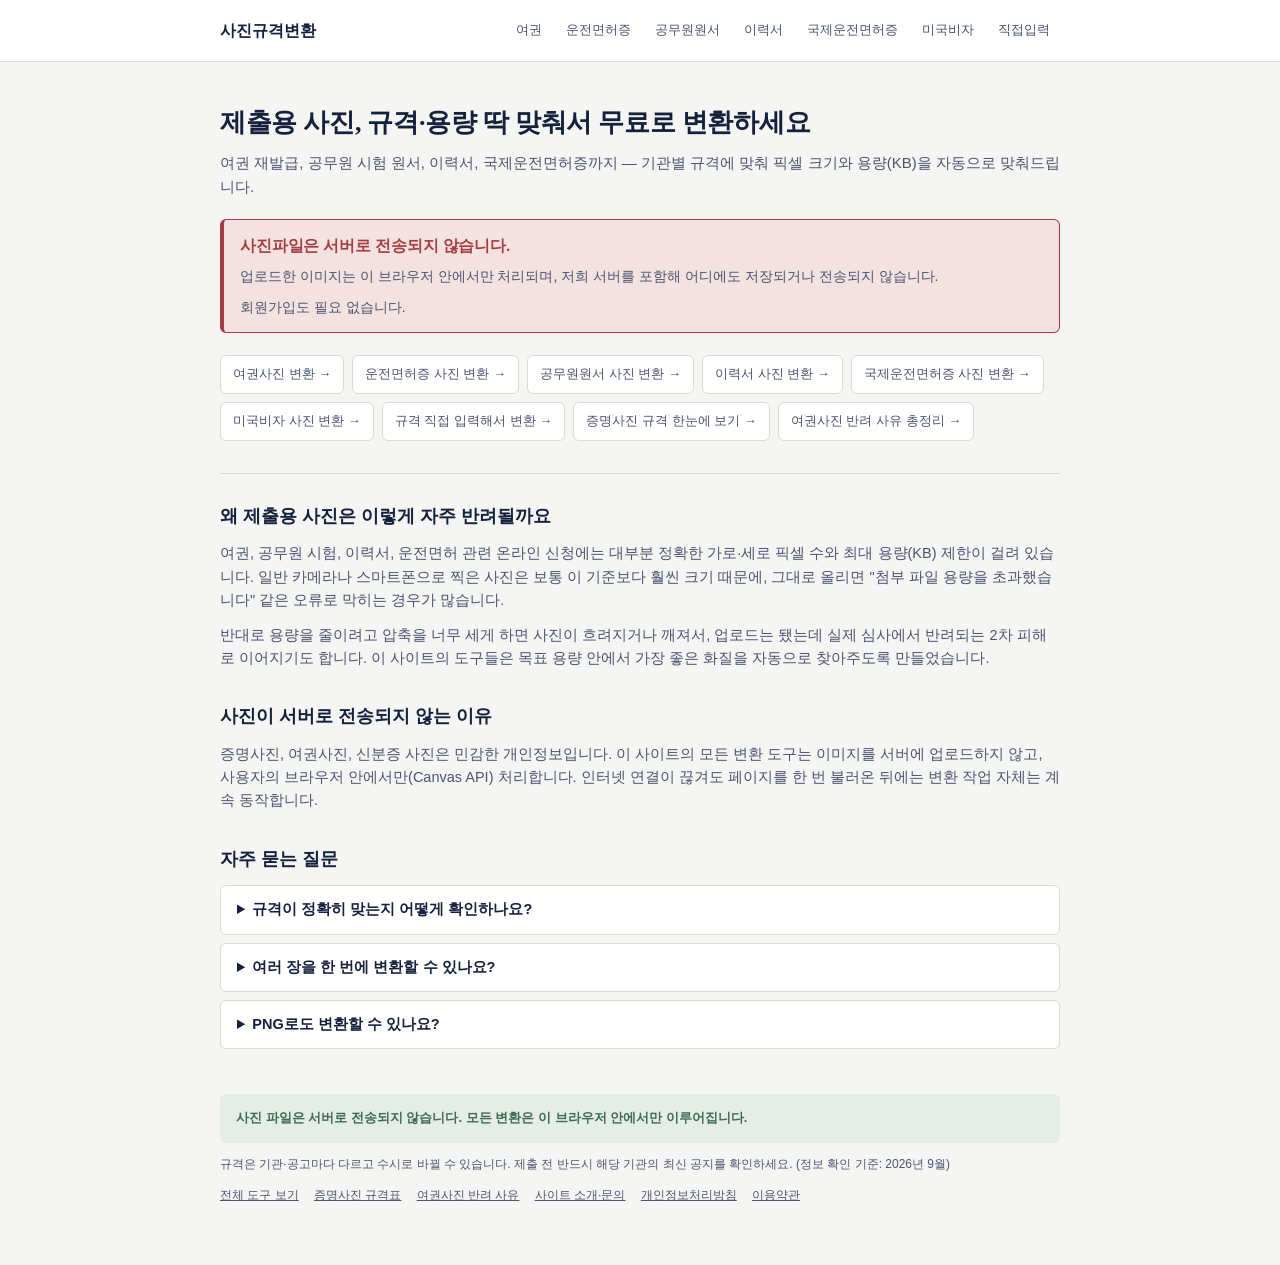
<file: index.html>
<!DOCTYPE html>
<html lang="ko">
<head>
<meta charset="UTF-8">
<meta name="viewport" content="width=device-width, initial-scale=1.0">
<title>사진 규격·용량 무료 변환 | 여권·공무원원서·이력서·국제운전면허증</title>
<meta name="description" content="여권·공무원원서·이력서 등 제출용 사진을 기관 규격에 맞게 무료로 변환하세요.">
<link rel="canonical" href="https://photospecs.com/">
<meta property="og:type" content="website">
<meta property="og:site_name" content="사진규격변환">
<meta property="og:title" content="사진 규격·용량 무료 변환 | 여권·공무원원서·이력서·국제운전면허증">
<meta property="og:description" content="여권·공무원원서·이력서 등 제출용 사진을 기관 규격에 맞게 무료로 변환하세요.">
<meta property="og:url" content="https://photospecs.com/">
<link rel="stylesheet" href="/assets/style.css">
  <meta name="google-site-verification" content="F75KSLy9xqYhbt3koHra94vRV9LlTKqFUYgVl450lN8" />
  <meta name="naver-site-verification" content="01c5a8b7e157f29026d9eb196b2deeeac25f4226" />
<style>
.trust-banner{margin:0 0 22px;padding:14px 16px;background:var(--accent-soft);border:1px solid var(--accent);border-left-width:4px;border-radius:6px}
.trust-banner strong{display:block;color:var(--accent);font-size:15.5px;font-weight:700;margin-bottom:6px;letter-spacing:-0.01em}
.trust-banner p{margin:0;font-size:14px;color:var(--ink-soft);line-height:1.6}
.trust-banner p + p{margin-top:8px}
</style>
<script async src="https://pagead2.googlesyndication.com/pagead/js/adsbygoogle.js?client=ca-pub-3077738752835712" crossorigin="anonymous"></script>
</head>
<body>

<nav class="site-nav">
  <div class="site-nav-inner">
    <a class="brand" href="/">사진규격변환</a>
    <div class="nav-links">
      <a href="/passport">여권</a>
      <a href="/driver-license">운전면허증</a>
      <a href="/civil-exam">공무원원서</a>
      <a href="/resume">이력서</a>
      <a href="/intl-license">국제운전면허증</a>
      <a href="/us-visa">미국비자</a>
          <a href="/custom">직접입력</a>
    </div>
  </div>
</nav>

<header class="page-head">
  <h1>제출용 사진, 규격·용량 딱 맞춰서 무료로 변환하세요</h1>
  <p>여권 재발급, 공무원 시험 원서, 이력서, 국제운전면허증까지 — 기관별 규격에 맞춰 픽셀 크기와 용량(KB)을 자동으로 맞춰드립니다.</p>
</header>

<main>
  <div class="trust-banner">
    <strong>사진파일은 서버로 전송되지 않습니다.</strong>
    <p>업로드한 이미지는 이 브라우저 안에서만 처리되며, 저희 서버를 포함해 어디에도 저장되거나 전송되지 않습니다.</p>
    <p>회원가입도 필요 없습니다.</p>
  </div>

  <div class="related-tools" style="margin-top:0">
    <a href="/passport">여권사진 변환 →</a>
    <a href="/driver-license">운전면허증 사진 변환 →</a>
    <a href="/civil-exam">공무원원서 사진 변환 →</a>
    <a href="/resume">이력서 사진 변환 →</a>
    <a href="/intl-license">국제운전면허증 사진 변환 →</a>
    <a href="/us-visa">미국비자 사진 변환 →</a>
    <a href="/custom">규격 직접 입력해서 변환 →</a>
    <a href="/photo-size-guide">증명사진 규격 한눈에 보기 →</a>
    <a href="/passport-photo-rejections">여권사진 반려 사유 총정리 →</a>
  </div>


  <article class="prose">
    <h2>왜 제출용 사진은 이렇게 자주 반려될까요</h2>
    <p>여권, 공무원 시험, 이력서, 운전면허 관련 온라인 신청에는 대부분 정확한 가로·세로 픽셀 수와 최대 용량(KB) 제한이 걸려 있습니다. 일반 카메라나 스마트폰으로 찍은 사진은 보통 이 기준보다 훨씬 크기 때문에, 그대로 올리면 "첨부 파일 용량을 초과했습니다" 같은 오류로 막히는 경우가 많습니다.</p>
    <p>반대로 용량을 줄이려고 압축을 너무 세게 하면 사진이 흐려지거나 깨져서, 업로드는 됐는데 실제 심사에서 반려되는 2차 피해로 이어지기도 합니다. 이 사이트의 도구들은 목표 용량 안에서 가장 좋은 화질을 자동으로 찾아주도록 만들었습니다.</p>

    <h2>사진이 서버로 전송되지 않는 이유</h2>
    <p>증명사진, 여권사진, 신분증 사진은 민감한 개인정보입니다. 이 사이트의 모든 변환 도구는 이미지를 서버에 업로드하지 않고, 사용자의 브라우저 안에서만(Canvas API) 처리합니다. 인터넷 연결이 끊겨도 페이지를 한 번 불러온 뒤에는 변환 작업 자체는 계속 동작합니다.</p>

    <h2>자주 묻는 질문</h2>
    <details class="faq">
      <summary>규격이 정확히 맞는지 어떻게 확인하나요?</summary>
      <p>각 도구는 변환 후 실제 용량과 규격 통과 여부를 바로 보여줍니다. 다만 기관별 규격은 공지 없이 바뀔 수 있으므로, 다운로드한 파일을 제출하기 전 해당 기관의 최신 공고를 한 번 더 확인하는 것을 권장합니다.</p>
    </details>
    <details class="faq">
      <summary>여러 장을 한 번에 변환할 수 있나요?</summary>
      <p>현재는 한 장씩 변환하도록 되어 있습니다. 여러 기관에 동시에 지원하는 경우, 각 페이지에서 필요한 규격에 맞춰 개별적으로 변환해 주세요.</p>
    </details>
    <details class="faq">
      <summary>PNG로도 변환할 수 있나요?</summary>
      <p>대부분의 기관은 JPG를 요구하지만, "규격 직접 입력" 도구에서는 PNG 형식도 선택할 수 있습니다.</p>
    </details>
  </article>
</main>

<footer class="site-footer">
  <p class="privacy">사진 파일은 서버로 전송되지 않습니다. 모든 변환은 이 브라우저 안에서만 이루어집니다.</p>
  <p>규격은 기관·공고마다 다르고 수시로 바뀔 수 있습니다. 제출 전 반드시 해당 기관의 최신 공지를 확인하세요. (정보 확인 기준: 2026년 9월)</p>
  <nav>
    <a href="/">전체 도구 보기</a>
    <a href="/photo-size-guide">증명사진 규격표</a>
    <a href="/passport-photo-rejections">여권사진 반려 사유</a>
    <a href="/about">사이트 소개·문의</a>
    <a href="/privacy">개인정보처리방침</a>
    <a href="/terms">이용약관</a>
  </nav>
</footer>

</body>
</html>
</file>
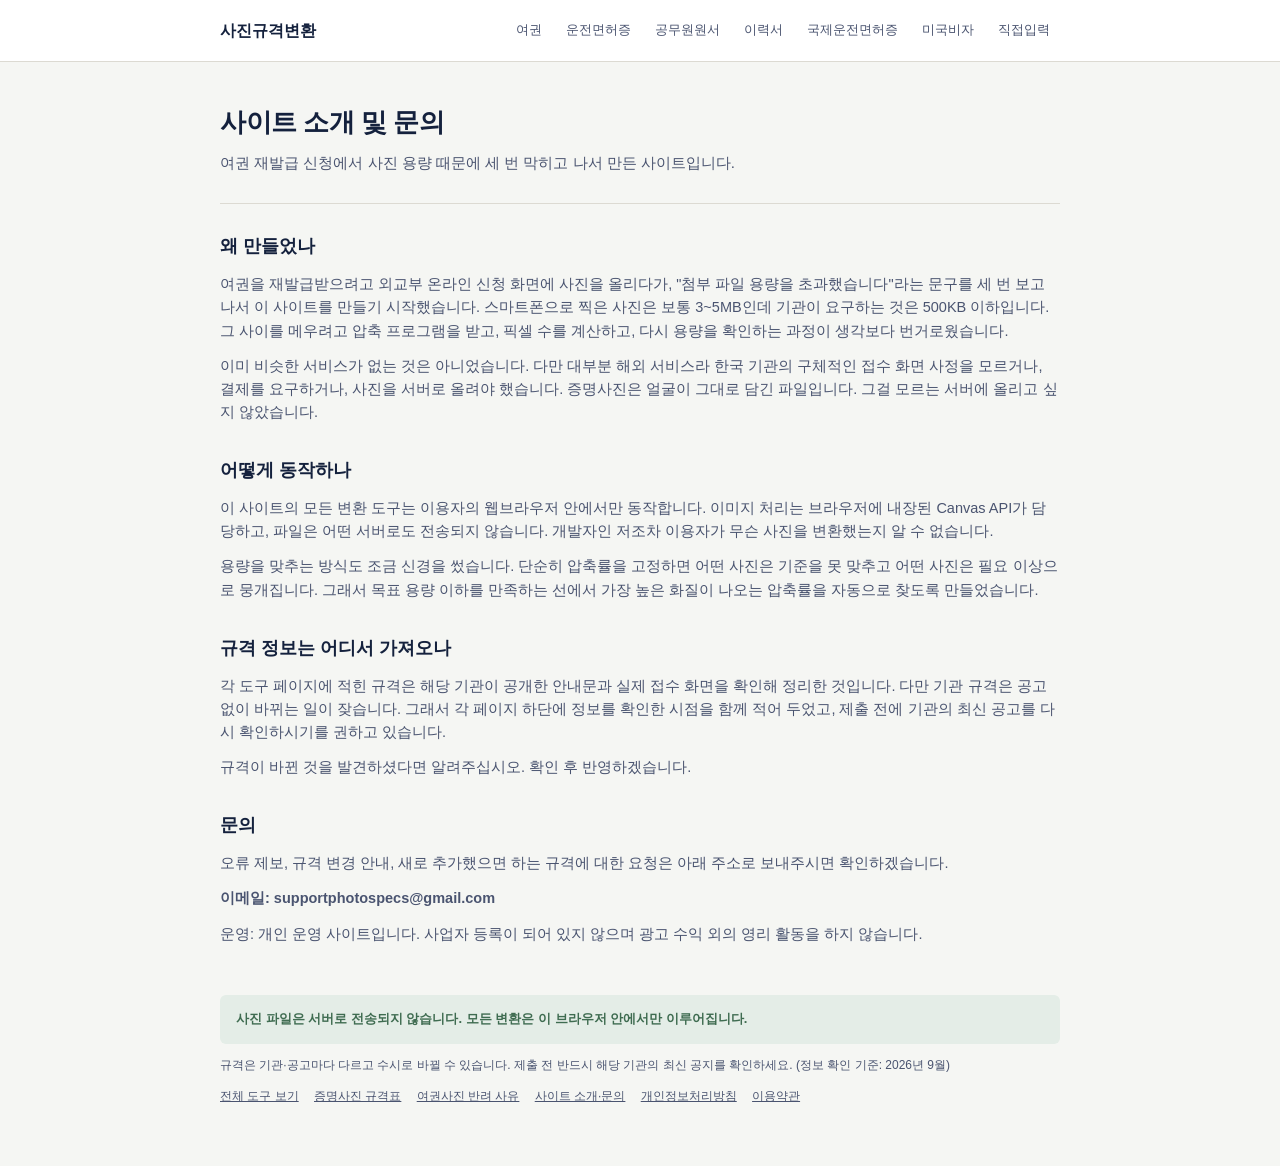
<file: about.html>
<!DOCTYPE html>
<html lang="ko">
<head>
<meta charset="UTF-8">
<meta name="viewport" content="width=device-width, initial-scale=1.0">
<title>사이트 소개 및 문의 | 사진규격변환</title>
<meta name="description" content="사진규격변환(photospecs.com)을 만든 이유와 동작 방식, 규격 정보의 출처, 문의 방법을 안내합니다.">
<link rel="canonical" href="https://photospecs.com/about">
<meta property="og:type" content="website">
<meta property="og:site_name" content="사진규격변환">
<meta property="og:title" content="사이트 소개 및 문의 | 사진규격변환">
<meta property="og:description" content="사진규격변환(photospecs.com)을 만든 이유와 동작 방식, 규격 정보의 출처, 문의 방법을 안내합니다.">
<meta property="og:url" content="https://photospecs.com/about">
<link rel="stylesheet" href="/assets/style.css">
<script async src="https://pagead2.googlesyndication.com/pagead/js/adsbygoogle.js?client=ca-pub-3077738752835712" crossorigin="anonymous"></script>
</head>
<body>

<nav class="site-nav">
  <div class="site-nav-inner">
    <a class="brand" href="/">사진규격변환</a>
    <div class="nav-links">
      <a href="/passport">여권</a>
      <a href="/driver-license">운전면허증</a>
      <a href="/civil-exam">공무원원서</a>
      <a href="/resume">이력서</a>
      <a href="/intl-license">국제운전면허증</a>
      <a href="/us-visa">미국비자</a>
      <a href="/custom">직접입력</a>
    </div>
  </div>
</nav>

<header class="page-head">
  <h1>사이트 소개 및 문의</h1>
  <p>여권 재발급 신청에서 사진 용량 때문에 세 번 막히고 나서 만든 사이트입니다.</p>
</header>

<main>
  <article class="prose">
    <h2>왜 만들었나</h2>
    <p>여권을 재발급받으려고 외교부 온라인 신청 화면에 사진을 올리다가, "첨부 파일 용량을 초과했습니다"라는 문구를 세 번 보고 나서 이 사이트를 만들기 시작했습니다. 스마트폰으로 찍은 사진은 보통 3~5MB인데 기관이 요구하는 것은 500KB 이하입니다. 그 사이를 메우려고 압축 프로그램을 받고, 픽셀 수를 계산하고, 다시 용량을 확인하는 과정이 생각보다 번거로웠습니다.</p>
    <p>이미 비슷한 서비스가 없는 것은 아니었습니다. 다만 대부분 해외 서비스라 한국 기관의 구체적인 접수 화면 사정을 모르거나, 결제를 요구하거나, 사진을 서버로 올려야 했습니다. 증명사진은 얼굴이 그대로 담긴 파일입니다. 그걸 모르는 서버에 올리고 싶지 않았습니다.</p>

    <h2>어떻게 동작하나</h2>
    <p>이 사이트의 모든 변환 도구는 이용자의 웹브라우저 안에서만 동작합니다. 이미지 처리는 브라우저에 내장된 Canvas API가 담당하고, 파일은 어떤 서버로도 전송되지 않습니다. 개발자인 저조차 이용자가 무슨 사진을 변환했는지 알 수 없습니다.</p>
    <p>용량을 맞추는 방식도 조금 신경을 썼습니다. 단순히 압축률을 고정하면 어떤 사진은 기준을 못 맞추고 어떤 사진은 필요 이상으로 뭉개집니다. 그래서 목표 용량 이하를 만족하는 선에서 가장 높은 화질이 나오는 압축률을 자동으로 찾도록 만들었습니다.</p>

    <h2>규격 정보는 어디서 가져오나</h2>
    <p>각 도구 페이지에 적힌 규격은 해당 기관이 공개한 안내문과 실제 접수 화면을 확인해 정리한 것입니다. 다만 기관 규격은 공고 없이 바뀌는 일이 잦습니다. 그래서 각 페이지 하단에 정보를 확인한 시점을 함께 적어 두었고, 제출 전에 기관의 최신 공고를 다시 확인하시기를 권하고 있습니다.</p>
    <p>규격이 바뀐 것을 발견하셨다면 알려주십시오. 확인 후 반영하겠습니다.</p>

    <h2>문의</h2>
    <p>오류 제보, 규격 변경 안내, 새로 추가했으면 하는 규격에 대한 요청은 아래 주소로 보내주시면 확인하겠습니다.</p>
    <p><strong>이메일: supportphotospecs@gmail.com</strong></p>
    <p>운영: 개인 운영 사이트입니다. 사업자 등록이 되어 있지 않으며 광고 수익 외의 영리 활동을 하지 않습니다.</p>
  </article>
</main>

<footer class="site-footer">
  <p class="privacy">사진 파일은 서버로 전송되지 않습니다. 모든 변환은 이 브라우저 안에서만 이루어집니다.</p>
  <p>규격은 기관·공고마다 다르고 수시로 바뀔 수 있습니다. 제출 전 반드시 해당 기관의 최신 공지를 확인하세요. (정보 확인 기준: 2026년 9월)</p>
  <nav>
    <a href="/">전체 도구 보기</a>
    <a href="/photo-size-guide">증명사진 규격표</a>
    <a href="/passport-photo-rejections">여권사진 반려 사유</a>
    <a href="/about">사이트 소개·문의</a>
    <a href="/privacy">개인정보처리방침</a>
    <a href="/terms">이용약관</a>
  </nav>
</footer>

</body>
</html>
</file>
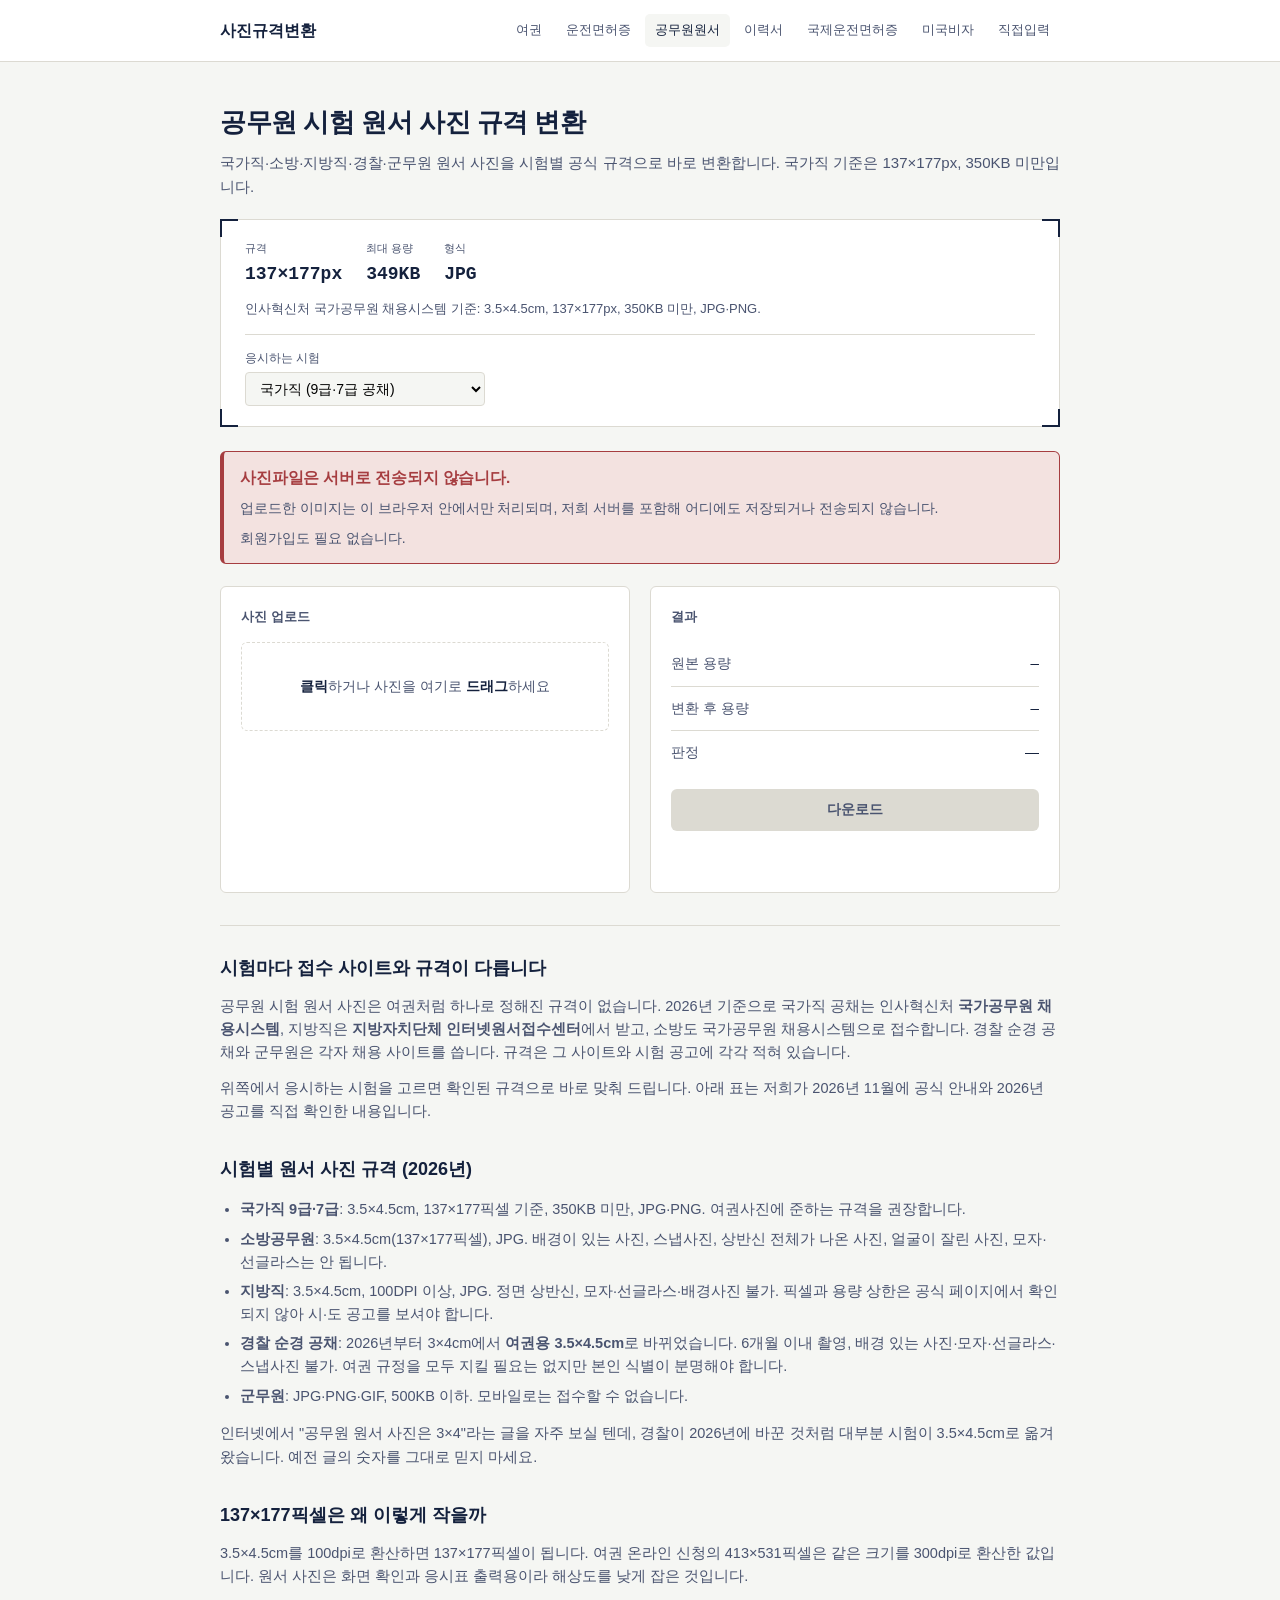
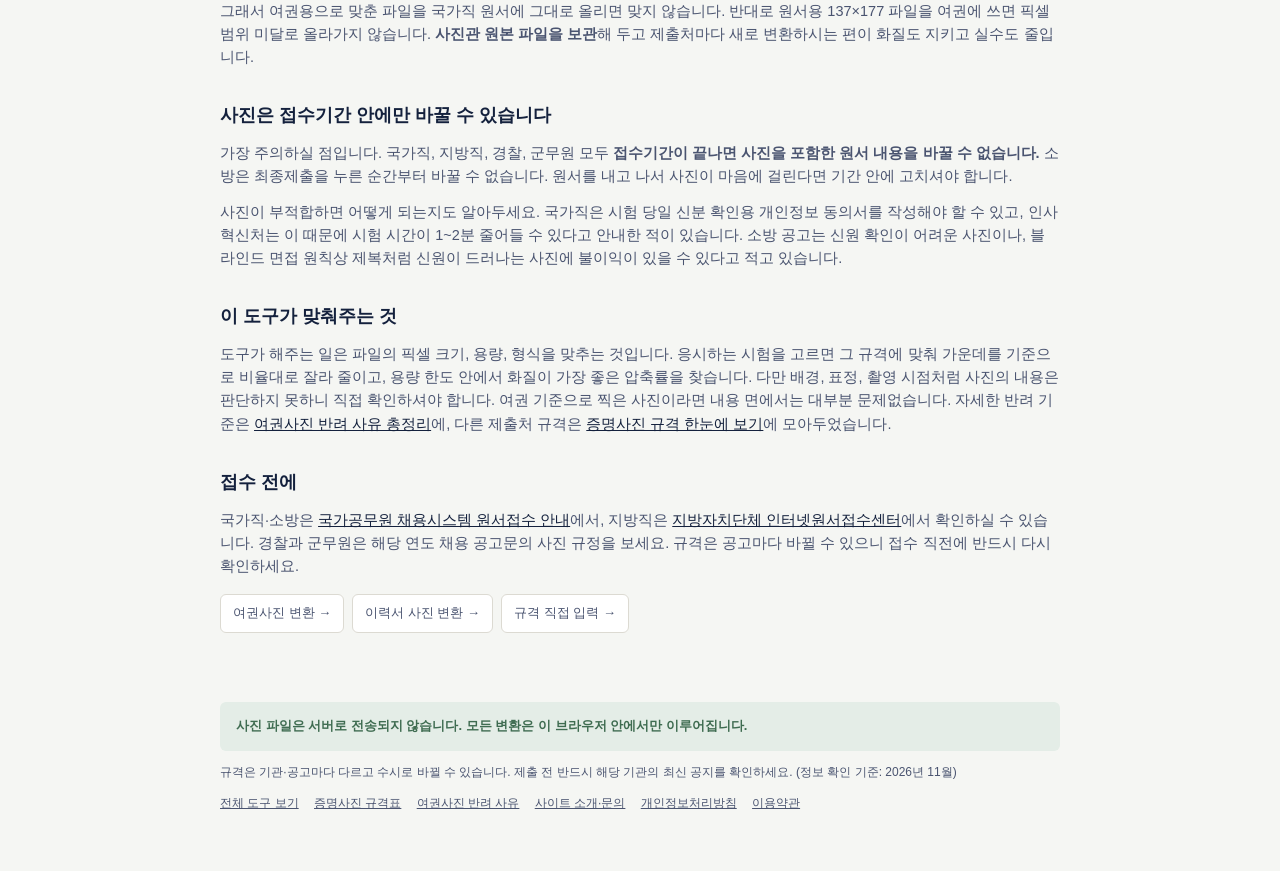
<file: civil-exam.html>
<!DOCTYPE html>
<html lang="ko">
<head>
<meta charset="UTF-8">
<meta name="viewport" content="width=device-width, initial-scale=1.0">
<title>공무원 시험 원서 사진 규격 변환 - 국가직 137×177px·350KB (2026)</title>
<meta name="description" content="국가직·소방·지방직·경찰·군무원 원서 사진을 시험별 공식 규격으로 무료 변환합니다. 국가직은 137×177px, 350KB 미만.">
<link rel="canonical" href="https://photospecs.com/civil-exam">
<meta property="og:type" content="website">
<meta property="og:site_name" content="사진규격변환">
<meta property="og:title" content="공무원 시험 원서 사진 규격 변환 - 국가직 137×177px·350KB (2026)">
<meta property="og:description" content="국가직·소방·지방직·경찰·군무원 원서 사진을 시험별 공식 규격으로 무료 변환합니다.">
<meta property="og:url" content="https://photospecs.com/civil-exam">
<link rel="stylesheet" href="/assets/style.css">
<style>
.trust-banner{margin:0 0 22px;padding:14px 16px;background:var(--accent-soft);border:1px solid var(--accent);border-left-width:4px;border-radius:6px}
.trust-banner strong{display:block;color:var(--accent);font-size:15.5px;font-weight:700;margin-bottom:6px;letter-spacing:-0.01em}
.trust-banner p{margin:0;font-size:14px;color:var(--ink-soft);line-height:1.6}
.trust-banner p + p{margin-top:8px}
</style>
<script type="application/ld+json">
{
 "@context": "https://schema.org",
 "@type": "FAQPage",
 "mainEntity": [
  {
   "@type": "Question",
   "name": "국가직 공무원 원서 사진 규격은 어떻게 되나요?",
   "acceptedAnswer": {
    "@type": "Answer",
    "text": "인사혁신처 국가공무원 채용시스템 안내 기준으로 3.5×4.5cm, 137×177픽셀 기준, 350KB 미만, JPG 또는 PNG입니다. 소방공무원도 2026년 공고에서 137×177픽셀 JPG를 요구합니다."
   }
  },
  {
   "@type": "Question",
   "name": "지방직이나 경찰은 규격이 다른가요?",
   "acceptedAnswer": {
    "@type": "Answer",
    "text": "지방직은 3.5×4.5cm 100DPI 이상 JPG이고, 경찰 순경 공채는 2026년부터 3×4cm에서 여권용 3.5×4.5cm로 바뀌었습니다. 두 곳 모두 픽셀·용량 상한은 공식 안내에서 확인되지 않아 응시하는 시·도 또는 시험 공고를 확인하셔야 합니다."
   }
  },
  {
   "@type": "Question",
   "name": "원서를 낸 뒤에 사진을 바꿀 수 있나요?",
   "acceptedAnswer": {
    "@type": "Answer",
    "text": "접수기간 안에서만 됩니다. 국가직·지방직·경찰·군무원 모두 접수기간이 끝나면 사진을 포함한 원서 내용을 바꿀 수 없고, 소방은 최종제출을 한 뒤에도 바꿀 수 없습니다."
   }
  },
  {
   "@type": "Question",
   "name": "사진이 부적합하면 어떻게 되나요?",
   "acceptedAnswer": {
    "@type": "Answer",
    "text": "국가직의 경우 시험 당일 신분 확인용 개인정보 동의서를 작성해야 할 수 있고, 인사혁신처 안내에서는 이로 인해 시험 시간이 1~2분 줄어들 수 있다고 했습니다. 소방은 신원 확인이 어렵거나 제복처럼 신원이 드러나는 사진에 불이익이 있을 수 있다고 공고합니다."
   }
  }
 ]
}
</script>
<script async src="https://pagead2.googlesyndication.com/pagead/js/adsbygoogle.js?client=ca-pub-3077738752835712" crossorigin="anonymous"></script>
</head>
<body>

<nav class="site-nav">
  <div class="site-nav-inner">
    <a class="brand" href="/">사진규격변환</a>
    <div class="nav-links">
      <a href="/passport">여권</a>
      <a href="/driver-license">운전면허증</a>
      <a href="/civil-exam" aria-current="page">공무원원서</a>
      <a href="/resume">이력서</a>
      <a href="/intl-license">국제운전면허증</a>
      <a href="/us-visa">미국비자</a>
          <a href="/custom">직접입력</a>
    </div>
  </div>
</nav>

<header class="page-head">
  <h1>공무원 시험 원서 사진 규격 변환</h1>
  <p>국가직·소방·지방직·경찰·군무원 원서 사진을 시험별 공식 규격으로 바로 변환합니다. 국가직 기준은 137×177px, 350KB 미만입니다.</p>
</header>

<main>
  <div class="spec-box">
    <span class="corner-tl"></span><span class="corner-tr"></span><span class="corner-bl"></span><span class="corner-br"></span>
    <div class="spec-readout">
      <div class="spec-item"><span class="k">규격</span><span class="v mono" id="rSize">137×177px</span></div>
      <div class="spec-item"><span class="k">최대 용량</span><span class="v mono" id="rKb">349KB</span></div>
      <div class="spec-item"><span class="k">형식</span><span class="v mono">JPG</span></div>
    </div>
    <p class="spec-note" id="rNote"></p>
    <div class="custom-inputs">
      <div class="field"><label for="preset">응시하는 시험</label><select id="preset" style="width:auto;min-width:240px">
        <option value="national" data-w="137" data-h="177" data-kb="349" data-note="인사혁신처 국가공무원 채용시스템 기준: 3.5×4.5cm, 137×177px, 350KB 미만, JPG·PNG." selected>국가직 (9급·7급 공채)</option>
        <option value="fire" data-w="137" data-h="177" data-kb="349" data-note="2026 소방공무원 시행계획 공고 기준: 3.5×4.5cm(137×177px), JPG. 용량 상한은 공고에 없어 국가직과 같은 350KB 미만으로 맞춥니다.">소방공무원</option>
        <option value="local" data-w="413" data-h="531" data-kb="349" data-note="3.5×4.5cm, 100DPI 이상, JPG. 픽셀·용량 상한이 공식 안내에 없어 300dpi 크기(413×531px)를 350KB 미만으로 맞춥니다. 응시하는 시·도 공고를 꼭 확인하세요.">지방직 (시·도)</option>
        <option value="police" data-w="413" data-h="531" data-kb="349" data-note="2026년부터 여권용 3.5×4.5cm. 픽셀·용량 공식 안내가 없어 413×531px, 350KB 미만으로 맞춥니다. 공고문을 꼭 확인하세요.">경찰 순경 공채</option>
        <option value="military" data-w="413" data-h="531" data-kb="499" data-note="2026 국방부 일반군무원 공고 기준: JPG·PNG·GIF, 500KB 이하. 픽셀 규정이 없어 3.5×4.5 비율(413×531px)로 맞춥니다.">군무원</option>
        <option value="custom" data-w="0" data-h="0" data-kb="0" data-note="공고문에 적힌 픽셀과 용량을 아래에 넣으세요. 바꾼 뒤에는 사진을 다시 올리면 새 규격으로 변환됩니다.">직접 입력 (공고문 규격)</option>
      </select></div>
    </div>
    <div class="custom-inputs" id="customInputs" style="display:none">
      <div class="field"><label for="cWidth">가로(px)</label><input type="number" id="cWidth" min="10" value="137"></div>
      <div class="field"><label for="cHeight">세로(px)</label><input type="number" id="cHeight" min="10" value="177"></div>
      <div class="field"><label for="cKb">최대 용량(KB)</label><input type="number" id="cKb" min="10" value="349"></div>
    </div>
  </div>

  <div class="trust-banner">
    <strong>사진파일은 서버로 전송되지 않습니다.</strong>
    <p>업로드한 이미지는 이 브라우저 안에서만 처리되며, 저희 서버를 포함해 어디에도 저장되거나 전송되지 않습니다.</p>
    <p>회원가입도 필요 없습니다.</p>
  </div>

  <div class="workspace">
    <div class="panel">
      <h2>사진 업로드</h2>
      <div class="dropzone" id="dropzone">
        <p><strong>클릭</strong>하거나 사진을 여기로 <strong>드래그</strong>하세요</p>
      </div>
      <input type="file" id="fileInput" accept="image/*" style="display:none">
      <div class="preview-wrap" id="previewWrap" style="display:none">
        <img id="previewImg" alt="변환된 원서 사진 미리보기">
      </div>
    </div>

    <div class="panel">
      <h2>결과</h2>
      <div class="result-row"><span class="label">원본 용량</span><span class="mono" id="origSize">—</span></div>
      <div class="result-row"><span class="label">변환 후 용량</span><span class="mono" id="convSize">—</span></div>
      <div class="result-row"><span class="label">판정</span><span id="statusBadge">—</span></div>
      <button class="download-btn" id="downloadBtn" disabled>다운로드</button>
      <p class="status-msg" id="statusMsg"></p>
    </div>
  </div>


  <article class="prose">
    <h2>시험마다 접수 사이트와 규격이 다릅니다</h2>
    <p>공무원 시험 원서 사진은 여권처럼 하나로 정해진 규격이 없습니다. 2026년 기준으로 국가직 공채는 인사혁신처 <strong>국가공무원 채용시스템</strong>, 지방직은 <strong>지방자치단체 인터넷원서접수센터</strong>에서 받고, 소방도 국가공무원 채용시스템으로 접수합니다. 경찰 순경 공채와 군무원은 각자 채용 사이트를 씁니다. 규격은 그 사이트와 시험 공고에 각각 적혀 있습니다.</p>
    <p>위쪽에서 응시하는 시험을 고르면 확인된 규격으로 바로 맞춰 드립니다. 아래 표는 저희가 2026년 11월에 공식 안내와 2026년 공고를 직접 확인한 내용입니다.</p>

    <h2>시험별 원서 사진 규격 (2026년)</h2>
    <ul>
      <li><strong>국가직 9급·7급</strong>: 3.5×4.5cm, 137×177픽셀 기준, 350KB 미만, JPG·PNG. 여권사진에 준하는 규격을 권장합니다.</li>
      <li><strong>소방공무원</strong>: 3.5×4.5cm(137×177픽셀), JPG. 배경이 있는 사진, 스냅사진, 상반신 전체가 나온 사진, 얼굴이 잘린 사진, 모자·선글라스는 안 됩니다.</li>
      <li><strong>지방직</strong>: 3.5×4.5cm, 100DPI 이상, JPG. 정면 상반신, 모자·선글라스·배경사진 불가. 픽셀과 용량 상한은 공식 페이지에서 확인되지 않아 시·도 공고를 보셔야 합니다.</li>
      <li><strong>경찰 순경 공채</strong>: 2026년부터 3×4cm에서 <strong>여권용 3.5×4.5cm</strong>로 바뀌었습니다. 6개월 이내 촬영, 배경 있는 사진·모자·선글라스·스냅사진 불가. 여권 규정을 모두 지킬 필요는 없지만 본인 식별이 분명해야 합니다.</li>
      <li><strong>군무원</strong>: JPG·PNG·GIF, 500KB 이하. 모바일로는 접수할 수 없습니다.</li>
    </ul>
    <p>인터넷에서 "공무원 원서 사진은 3×4"라는 글을 자주 보실 텐데, 경찰이 2026년에 바꾼 것처럼 대부분 시험이 3.5×4.5cm로 옮겨왔습니다. 예전 글의 숫자를 그대로 믿지 마세요.</p>

    <h2>137×177픽셀은 왜 이렇게 작을까</h2>
    <p>3.5×4.5cm를 100dpi로 환산하면 137×177픽셀이 됩니다. 여권 온라인 신청의 413×531픽셀은 같은 크기를 300dpi로 환산한 값입니다. 원서 사진은 화면 확인과 응시표 출력용이라 해상도를 낮게 잡은 것입니다.</p>
    <p>그래서 여권용으로 맞춘 파일을 국가직 원서에 그대로 올리면 맞지 않습니다. 반대로 원서용 137×177 파일을 여권에 쓰면 픽셀 범위 미달로 올라가지 않습니다. <strong>사진관 원본 파일을 보관</strong>해 두고 제출처마다 새로 변환하시는 편이 화질도 지키고 실수도 줄입니다.</p>

    <h2>사진은 접수기간 안에만 바꿀 수 있습니다</h2>
    <p>가장 주의하실 점입니다. 국가직, 지방직, 경찰, 군무원 모두 <strong>접수기간이 끝나면 사진을 포함한 원서 내용을 바꿀 수 없습니다.</strong> 소방은 최종제출을 누른 순간부터 바꿀 수 없습니다. 원서를 내고 나서 사진이 마음에 걸린다면 기간 안에 고치셔야 합니다.</p>
    <p>사진이 부적합하면 어떻게 되는지도 알아두세요. 국가직은 시험 당일 신분 확인용 개인정보 동의서를 작성해야 할 수 있고, 인사혁신처는 이 때문에 시험 시간이 1~2분 줄어들 수 있다고 안내한 적이 있습니다. 소방 공고는 신원 확인이 어려운 사진이나, 블라인드 면접 원칙상 제복처럼 신원이 드러나는 사진에 불이익이 있을 수 있다고 적고 있습니다.</p>

    <h2>이 도구가 맞춰주는 것</h2>
    <p>도구가 해주는 일은 파일의 픽셀 크기, 용량, 형식을 맞추는 것입니다. 응시하는 시험을 고르면 그 규격에 맞춰 가운데를 기준으로 비율대로 잘라 줄이고, 용량 한도 안에서 화질이 가장 좋은 압축률을 찾습니다. 다만 배경, 표정, 촬영 시점처럼 사진의 내용은 판단하지 못하니 직접 확인하셔야 합니다. 여권 기준으로 찍은 사진이라면 내용 면에서는 대부분 문제없습니다. 자세한 반려 기준은 <a href="/passport-photo-rejections">여권사진 반려 사유 총정리</a>에, 다른 제출처 규격은 <a href="/photo-size-guide">증명사진 규격 한눈에 보기</a>에 모아두었습니다.</p>

    <h2>접수 전에</h2>
    <p>국가직·소방은 <a href="https://gongmuwon.gosi.kr/oprut/AppApAplfSbmsnAplfRcptGd.do" rel="nofollow noopener" target="_blank">국가공무원 채용시스템 원서접수 안내</a>에서, 지방직은 <a href="https://local.gosi.go.kr/" rel="nofollow noopener" target="_blank">지방자치단체 인터넷원서접수센터</a>에서 확인하실 수 있습니다. 경찰과 군무원은 해당 연도 채용 공고문의 사진 규정을 보세요. 규격은 공고마다 바뀔 수 있으니 접수 직전에 반드시 다시 확인하세요.</p>
  </article>

  <div class="related-tools">
    <a href="/passport">여권사진 변환 →</a>
    <a href="/resume">이력서 사진 변환 →</a>
    <a href="/custom">규격 직접 입력 →</a>
  </div>
</main>

<footer class="site-footer">
  <p class="privacy">사진 파일은 서버로 전송되지 않습니다. 모든 변환은 이 브라우저 안에서만 이루어집니다.</p>
  <p>규격은 기관·공고마다 다르고 수시로 바뀔 수 있습니다. 제출 전 반드시 해당 기관의 최신 공지를 확인하세요. (정보 확인 기준: 2026년 11월)</p>
  <nav>
    <a href="/">전체 도구 보기</a>
    <a href="/photo-size-guide">증명사진 규격표</a>
    <a href="/passport-photo-rejections">여권사진 반려 사유</a>
    <a href="/about">사이트 소개·문의</a>
    <a href="/privacy">개인정보처리방침</a>
    <a href="/terms">이용약관</a>
  </nav>
</footer>

<canvas id="workCanvas" style="display:none"></canvas>
<script src="/assets/converter.js"></script>
<script>
  (function () {
    const sel = document.getElementById('preset');
    const box = document.getElementById('customInputs');
    function cur() { return sel.options[sel.selectedIndex]; }
    function paint() {
      const o = cur();
      const custom = o.value === 'custom';
      if (box) box.style.display = custom ? 'flex' : 'none';
      document.getElementById('rSize').textContent = custom ? '직접 입력' : o.dataset.w + '×' + o.dataset.h + 'px';
      document.getElementById('rKb').textContent = custom ? '직접 입력' : o.dataset.kb + 'KB';
      document.getElementById('rNote').textContent = o.dataset.note;
    }
    sel.addEventListener('change', paint);
    paint();
    window.__presetSpec = function () {
      const o = cur();
      if (o.value === 'custom') {
        const w = parseInt(document.getElementById('cWidth').value, 10);
        const h = parseInt(document.getElementById('cHeight').value, 10);
        const kb = parseInt(document.getElementById('cKb').value, 10);
        return { width: isNaN(w) ? null : w, height: isNaN(h) ? null : h, maxKB: isNaN(kb) ? null : kb, format: 'image/jpeg', requireKB: false };
      }
      return { width: +o.dataset.w, height: +o.dataset.h, maxKB: +o.dataset.kb, format: 'image/jpeg', requireKB: false };
    };
  })();
  window.PhotoConverter.init(() => window.__presetSpec());
</script>
</body>
</html>
</file>
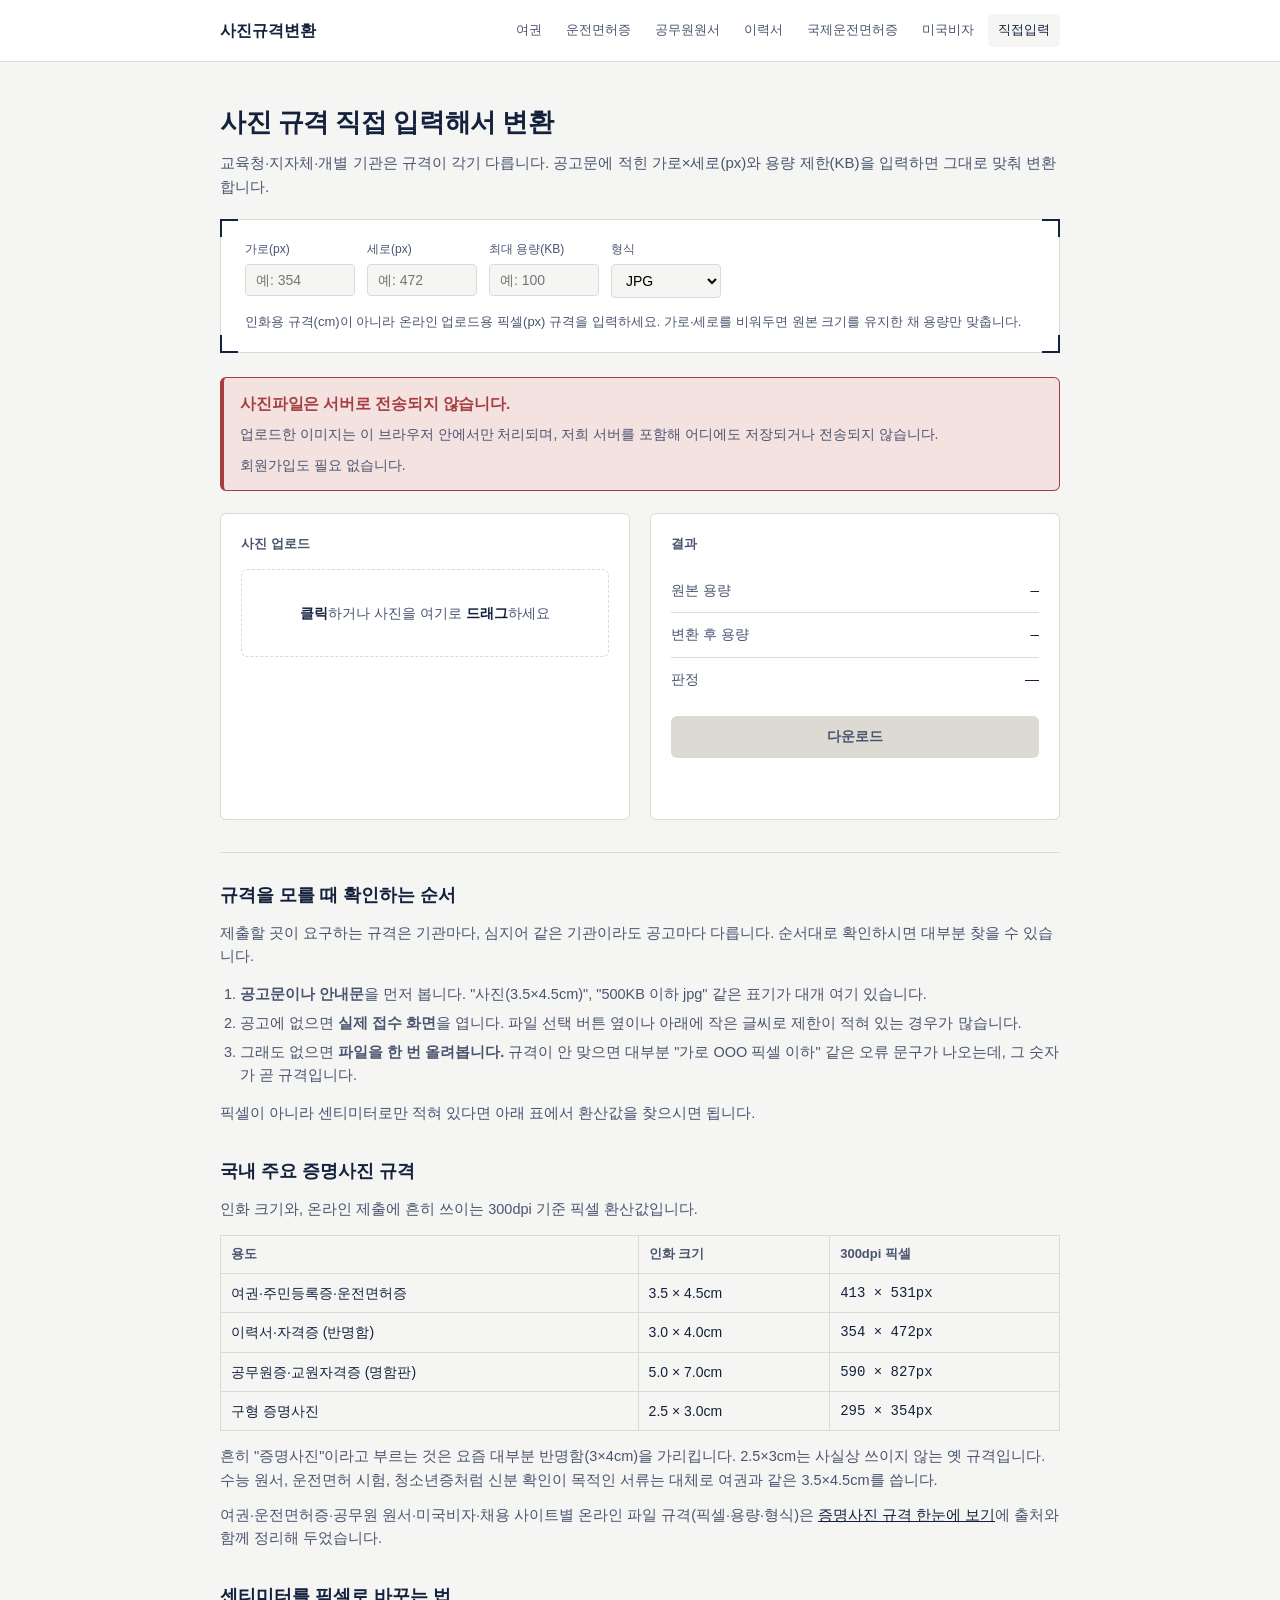
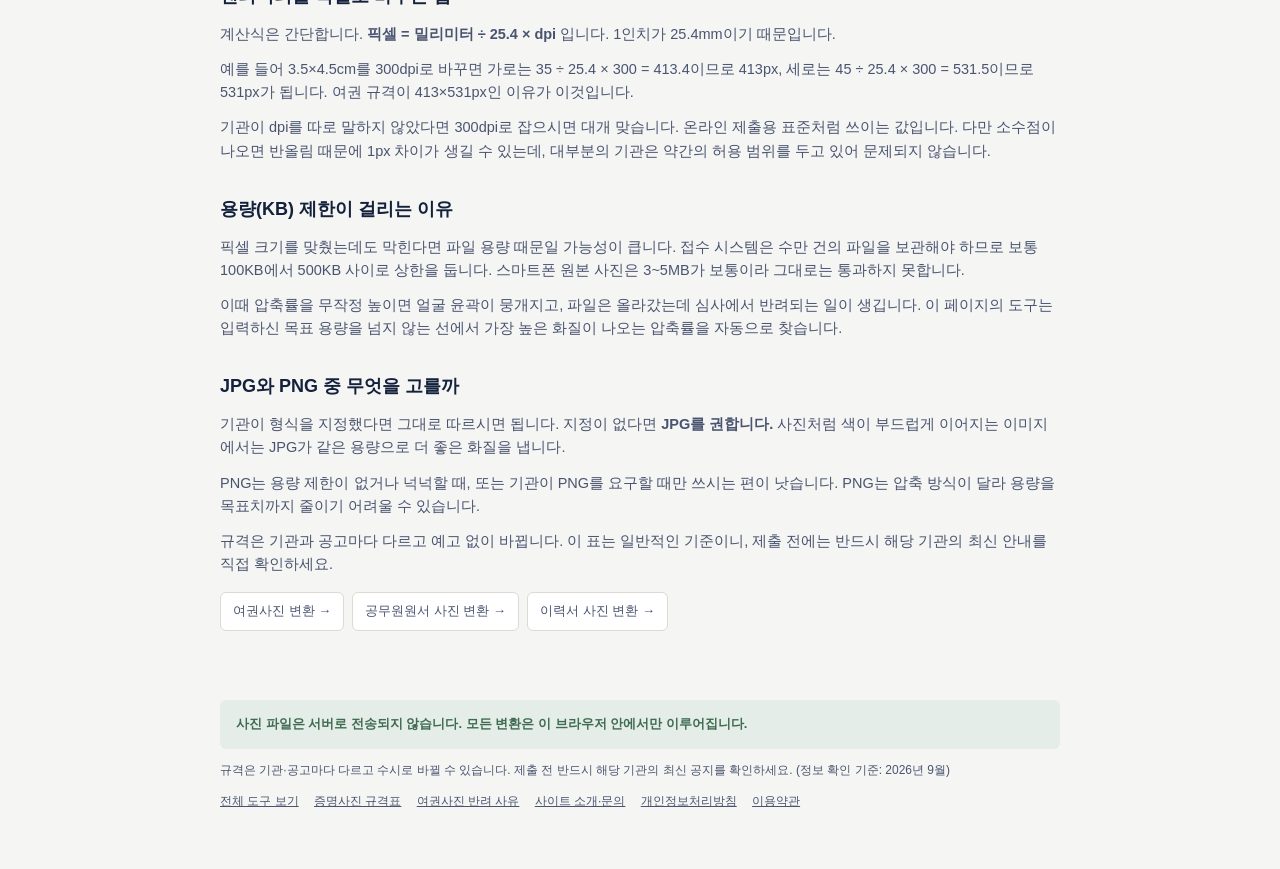
<file: custom.html>
<!DOCTYPE html>
<html lang="ko">
<head>
<meta charset="UTF-8">
<meta name="viewport" content="width=device-width, initial-scale=1.0">
<title>사진 규격 직접 입력 변환 - 교육청·지자체 등 기관별 규격 맞춤</title>
<meta name="description" content="원하는 픽셀 크기와 용량(KB)을 직접 입력해 사진을 무료 변환합니다. 서버 전송 없이 브라우저에서 처리됩니다.">
<link rel="canonical" href="https://photospecs.com/custom">
<meta property="og:type" content="website">
<meta property="og:site_name" content="사진규격변환">
<meta property="og:title" content="사진 규격 직접 입력 변환 - 교육청·지자체 등 기관별 규격 맞춤">
<meta property="og:description" content="교육청, 지자체, 개별 기관마다 다른 사진 규격을 직접 입력해서 무료로 변환하세요.">
<meta property="og:url" content="https://photospecs.com/custom">
<link rel="stylesheet" href="/assets/style.css">
<style>
.trust-banner{margin:0 0 22px;padding:14px 16px;background:var(--accent-soft);border:1px solid var(--accent);border-left-width:4px;border-radius:6px}
.trust-banner strong{display:block;color:var(--accent);font-size:15.5px;font-weight:700;margin-bottom:6px;letter-spacing:-0.01em}
.trust-banner p{margin:0;font-size:14px;color:var(--ink-soft);line-height:1.6}
.trust-banner p + p{margin-top:8px}
.prose table{width:100%;border-collapse:collapse;margin:14px 0;font-size:14px}
.prose th,.prose td{border:1px solid var(--line);padding:8px 10px;text-align:left}
.prose th{background:var(--paper);font-weight:600;font-size:13px;color:var(--ink-soft)}
.prose ol{font-size:14.5px;color:var(--ink-soft);padding-left:20px}
.prose ol li{margin-bottom:6px}
</style>
<script type="application/ld+json">
{
  "@context": "https://schema.org",
  "@type": "FAQPage",
  "mainEntity": [
    {
      "@type": "Question",
      "name": "센티미터 규격을 픽셀로 어떻게 바꾸나요?",
      "acceptedAnswer": { "@type": "Answer", "text": "픽셀 = 밀리미터 ÷ 25.4 × dpi 입니다. 3.5×4.5cm를 300dpi로 바꾸면 413×531px가 됩니다. 기관이 dpi를 지정하지 않았다면 300dpi로 계산하시면 대개 맞습니다." }
    },
    {
      "@type": "Question",
      "name": "반명함과 여권 규격은 어떻게 다른가요?",
      "acceptedAnswer": { "@type": "Answer", "text": "반명함은 3×4cm로 이력서와 자격증에 쓰이고, 여권 규격은 3.5×4.5cm로 여권·주민등록증·운전면허증에 쓰입니다. 흔히 증명사진이라 부르는 것은 대부분 반명함을 가리킵니다." }
    },
    {
      "@type": "Question",
      "name": "기관이 요구하는 규격을 모를 때는 어떻게 하나요?",
      "acceptedAnswer": { "@type": "Answer", "text": "공고문을 먼저 확인하고, 없으면 실제 접수 화면의 파일 선택 버튼 주변 안내를 봅니다. 그래도 없으면 파일을 한 번 올려보면 오류 문구에 허용 규격이 숫자로 표시되는 경우가 많습니다." }
    },
    {
      "@type": "Question",
      "name": "JPG와 PNG 중 무엇으로 저장해야 하나요?",
      "acceptedAnswer": { "@type": "Answer", "text": "기관이 지정하지 않았다면 JPG를 권합니다. 사진처럼 색이 부드럽게 이어지는 이미지에서는 같은 용량으로 더 좋은 화질이 나옵니다. PNG는 용량 제한이 넉넉하거나 기관이 요구할 때 쓰십시오." }
    }
  ]
}
</script>
<script async src="https://pagead2.googlesyndication.com/pagead/js/adsbygoogle.js?client=ca-pub-3077738752835712" crossorigin="anonymous"></script>
</head>
<body>

<nav class="site-nav">
  <div class="site-nav-inner">
    <a class="brand" href="/">사진규격변환</a>
    <div class="nav-links">
      <a href="/passport">여권</a>
      <a href="/driver-license">운전면허증</a>
      <a href="/civil-exam">공무원원서</a>
      <a href="/resume">이력서</a>
      <a href="/intl-license">국제운전면허증</a>
      <a href="/us-visa">미국비자</a>
          <a href="/custom" aria-current="page">직접입력</a>
    </div>
  </div>
</nav>

<header class="page-head">
  <h1>사진 규격 직접 입력해서 변환</h1>
  <p>교육청·지자체·개별 기관은 규격이 각기 다릅니다. 공고문에 적힌 가로×세로(px)와 용량 제한(KB)을 입력하면 그대로 맞춰 변환합니다.</p>
</header>

<main>
  <div class="spec-box">
    <span class="corner-tl"></span><span class="corner-tr"></span><span class="corner-bl"></span><span class="corner-br"></span>
    <div class="custom-inputs" id="customInputs" style="margin-top:0;padding-top:0;border-top:none">
      <div class="field"><label for="cWidth">가로(px)</label><input type="number" id="cWidth" min="10" placeholder="예: 354"></div>
      <div class="field"><label for="cHeight">세로(px)</label><input type="number" id="cHeight" min="10" placeholder="예: 472"></div>
      <div class="field"><label for="cKb">최대 용량(KB)</label><input type="number" id="cKb" min="10" placeholder="예: 100"></div>
      <div class="field"><label for="cFormat">형식</label>
        <select id="cFormat">
          <option value="image/jpeg">JPG</option>
          <option value="image/png">PNG</option>
        </select>
      </div>
    </div>
    <p class="spec-note" style="margin-top:14px">인화용 규격(cm)이 아니라 온라인 업로드용 픽셀(px) 규격을 입력하세요. 가로·세로를 비워두면 원본 크기를 유지한 채 용량만 맞춥니다.</p>
  </div>

  <div class="trust-banner">
    <strong>사진파일은 서버로 전송되지 않습니다.</strong>
    <p>업로드한 이미지는 이 브라우저 안에서만 처리되며, 저희 서버를 포함해 어디에도 저장되거나 전송되지 않습니다.</p>
    <p>회원가입도 필요 없습니다.</p>
  </div>

  <div class="workspace">
    <div class="panel">
      <h2>사진 업로드</h2>
      <div class="dropzone" id="dropzone">
        <p><strong>클릭</strong>하거나 사진을 여기로 <strong>드래그</strong>하세요</p>
      </div>
      <input type="file" id="fileInput" accept="image/*" style="display:none">
      <div class="preview-wrap" id="previewWrap" style="display:none">
        <img id="previewImg" alt="변환된 사진 미리보기">
      </div>
    </div>

    <div class="panel">
      <h2>결과</h2>
      <div class="result-row"><span class="label">원본 용량</span><span class="mono" id="origSize">—</span></div>
      <div class="result-row"><span class="label">변환 후 용량</span><span class="mono" id="convSize">—</span></div>
      <div class="result-row"><span class="label">판정</span><span id="statusBadge">—</span></div>
      <button class="download-btn" id="downloadBtn" disabled>다운로드</button>
      <p class="status-msg" id="statusMsg"></p>
    </div>
  </div>


  <article class="prose">
    <h2>규격을 모를 때 확인하는 순서</h2>
    <p>제출할 곳이 요구하는 규격은 기관마다, 심지어 같은 기관이라도 공고마다 다릅니다. 순서대로 확인하시면 대부분 찾을 수 있습니다.</p>
    <ol>
      <li><strong>공고문이나 안내문</strong>을 먼저 봅니다. "사진(3.5×4.5cm)", "500KB 이하 jpg" 같은 표기가 대개 여기 있습니다.</li>
      <li>공고에 없으면 <strong>실제 접수 화면</strong>을 엽니다. 파일 선택 버튼 옆이나 아래에 작은 글씨로 제한이 적혀 있는 경우가 많습니다.</li>
      <li>그래도 없으면 <strong>파일을 한 번 올려봅니다.</strong> 규격이 안 맞으면 대부분 "가로 OOO 픽셀 이하" 같은 오류 문구가 나오는데, 그 숫자가 곧 규격입니다.</li>
    </ol>
    <p>픽셀이 아니라 센티미터로만 적혀 있다면 아래 표에서 환산값을 찾으시면 됩니다.</p>

    <h2>국내 주요 증명사진 규격</h2>
    <p>인화 크기와, 온라인 제출에 흔히 쓰이는 300dpi 기준 픽셀 환산값입니다.</p>
    <table>
      <thead>
        <tr><th>용도</th><th>인화 크기</th><th>300dpi 픽셀</th></tr>
      </thead>
      <tbody>
        <tr><td>여권·주민등록증·운전면허증</td><td>3.5 × 4.5cm</td><td class="mono">413 × 531px</td></tr>
        <tr><td>이력서·자격증 (반명함)</td><td>3.0 × 4.0cm</td><td class="mono">354 × 472px</td></tr>
        <tr><td>공무원증·교원자격증 (명함판)</td><td>5.0 × 7.0cm</td><td class="mono">590 × 827px</td></tr>
        <tr><td>구형 증명사진</td><td>2.5 × 3.0cm</td><td class="mono">295 × 354px</td></tr>
      </tbody>
    </table>
    <p>흔히 "증명사진"이라고 부르는 것은 요즘 대부분 반명함(3×4cm)을 가리킵니다. 2.5×3cm는 사실상 쓰이지 않는 옛 규격입니다. 수능 원서, 운전면허 시험, 청소년증처럼 신분 확인이 목적인 서류는 대체로 여권과 같은 3.5×4.5cm를 씁니다.</p>

    <p>여권·운전면허증·공무원 원서·미국비자·채용 사이트별 온라인 파일 규격(픽셀·용량·형식)은 <a href="/photo-size-guide">증명사진 규격 한눈에 보기</a>에 출처와 함께 정리해 두었습니다.</p>

    <h2>센티미터를 픽셀로 바꾸는 법</h2>
    <p>계산식은 간단합니다. <strong>픽셀 = 밀리미터 ÷ 25.4 × dpi</strong> 입니다. 1인치가 25.4mm이기 때문입니다.</p>
    <p>예를 들어 3.5×4.5cm를 300dpi로 바꾸면 가로는 35 ÷ 25.4 × 300 = 413.4이므로 413px, 세로는 45 ÷ 25.4 × 300 = 531.5이므로 531px가 됩니다. 여권 규격이 413×531px인 이유가 이것입니다.</p>
    <p>기관이 dpi를 따로 말하지 않았다면 300dpi로 잡으시면 대개 맞습니다. 온라인 제출용 표준처럼 쓰이는 값입니다. 다만 소수점이 나오면 반올림 때문에 1px 차이가 생길 수 있는데, 대부분의 기관은 약간의 허용 범위를 두고 있어 문제되지 않습니다.</p>

    <h2>용량(KB) 제한이 걸리는 이유</h2>
    <p>픽셀 크기를 맞췄는데도 막힌다면 파일 용량 때문일 가능성이 큽니다. 접수 시스템은 수만 건의 파일을 보관해야 하므로 보통 100KB에서 500KB 사이로 상한을 둡니다. 스마트폰 원본 사진은 3~5MB가 보통이라 그대로는 통과하지 못합니다.</p>
    <p>이때 압축률을 무작정 높이면 얼굴 윤곽이 뭉개지고, 파일은 올라갔는데 심사에서 반려되는 일이 생깁니다. 이 페이지의 도구는 입력하신 목표 용량을 넘지 않는 선에서 가장 높은 화질이 나오는 압축률을 자동으로 찾습니다.</p>

    <h2>JPG와 PNG 중 무엇을 고를까</h2>
    <p>기관이 형식을 지정했다면 그대로 따르시면 됩니다. 지정이 없다면 <strong>JPG를 권합니다.</strong> 사진처럼 색이 부드럽게 이어지는 이미지에서는 JPG가 같은 용량으로 더 좋은 화질을 냅니다.</p>
    <p>PNG는 용량 제한이 없거나 넉넉할 때, 또는 기관이 PNG를 요구할 때만 쓰시는 편이 낫습니다. PNG는 압축 방식이 달라 용량을 목표치까지 줄이기 어려울 수 있습니다.</p>
    <p>규격은 기관과 공고마다 다르고 예고 없이 바뀝니다. 이 표는 일반적인 기준이니, 제출 전에는 반드시 해당 기관의 최신 안내를 직접 확인하세요.</p>
  </article>

  <div class="related-tools">
    <a href="/passport">여권사진 변환 →</a>
    <a href="/civil-exam">공무원원서 사진 변환 →</a>
    <a href="/resume">이력서 사진 변환 →</a>
  </div>
</main>

<footer class="site-footer">
  <p class="privacy">사진 파일은 서버로 전송되지 않습니다. 모든 변환은 이 브라우저 안에서만 이루어집니다.</p>
  <p>규격은 기관·공고마다 다르고 수시로 바뀔 수 있습니다. 제출 전 반드시 해당 기관의 최신 공지를 확인하세요. (정보 확인 기준: 2026년 9월)</p>
  <nav>
    <a href="/">전체 도구 보기</a>
    <a href="/photo-size-guide">증명사진 규격표</a>
    <a href="/passport-photo-rejections">여권사진 반려 사유</a>
    <a href="/about">사이트 소개·문의</a>
    <a href="/privacy">개인정보처리방침</a>
    <a href="/terms">이용약관</a>
  </nav>
</footer>

<canvas id="workCanvas" style="display:none"></canvas>
<script src="/assets/converter.js"></script>
<script>
  window.PhotoConverter.init(() => {
    const w = parseInt(document.getElementById('cWidth').value, 10);
    const h = parseInt(document.getElementById('cHeight').value, 10);
    const kb = parseInt(document.getElementById('cKb').value, 10);
    return {
      width: isNaN(w) ? null : w,
      height: isNaN(h) ? null : h,
      maxKB: isNaN(kb) ? null : kb,
      format: document.getElementById('cFormat').value,
      requireKB: false
    };
  });
</script>
</body>
</html>
</file>
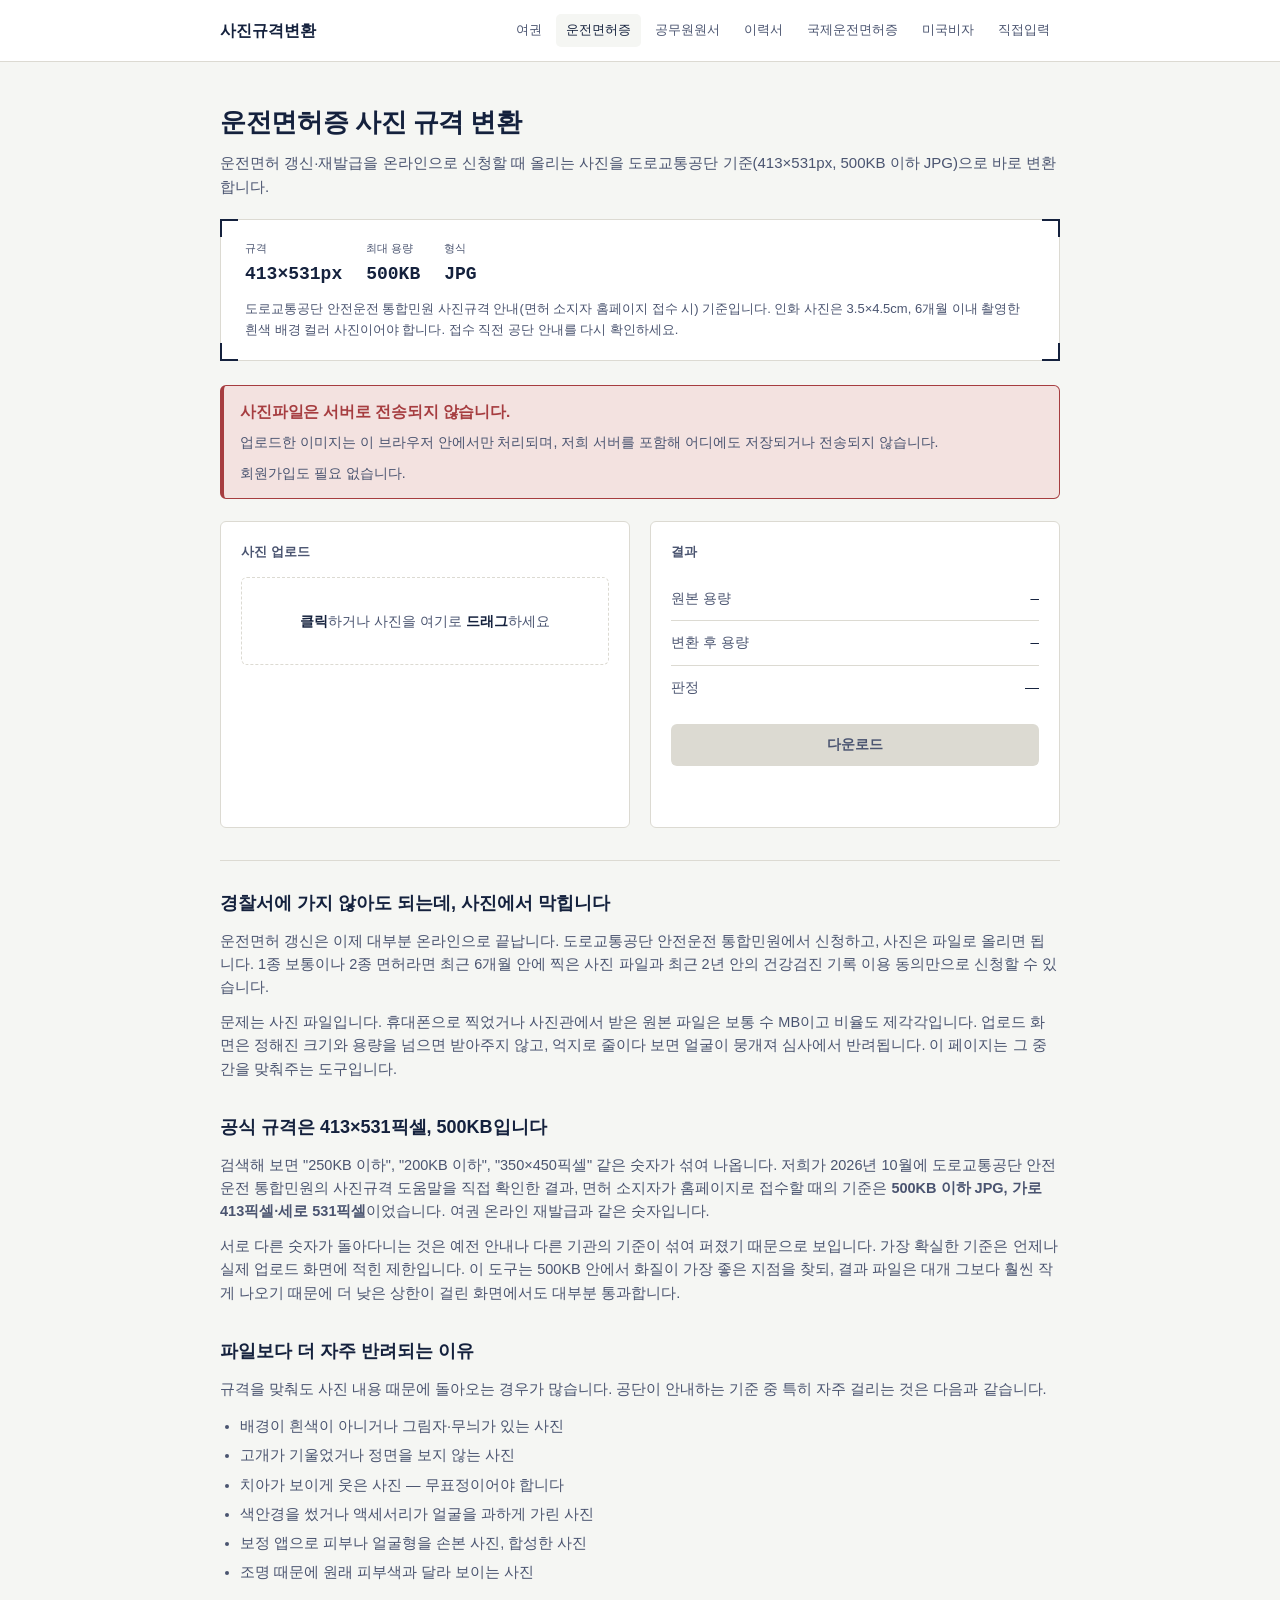
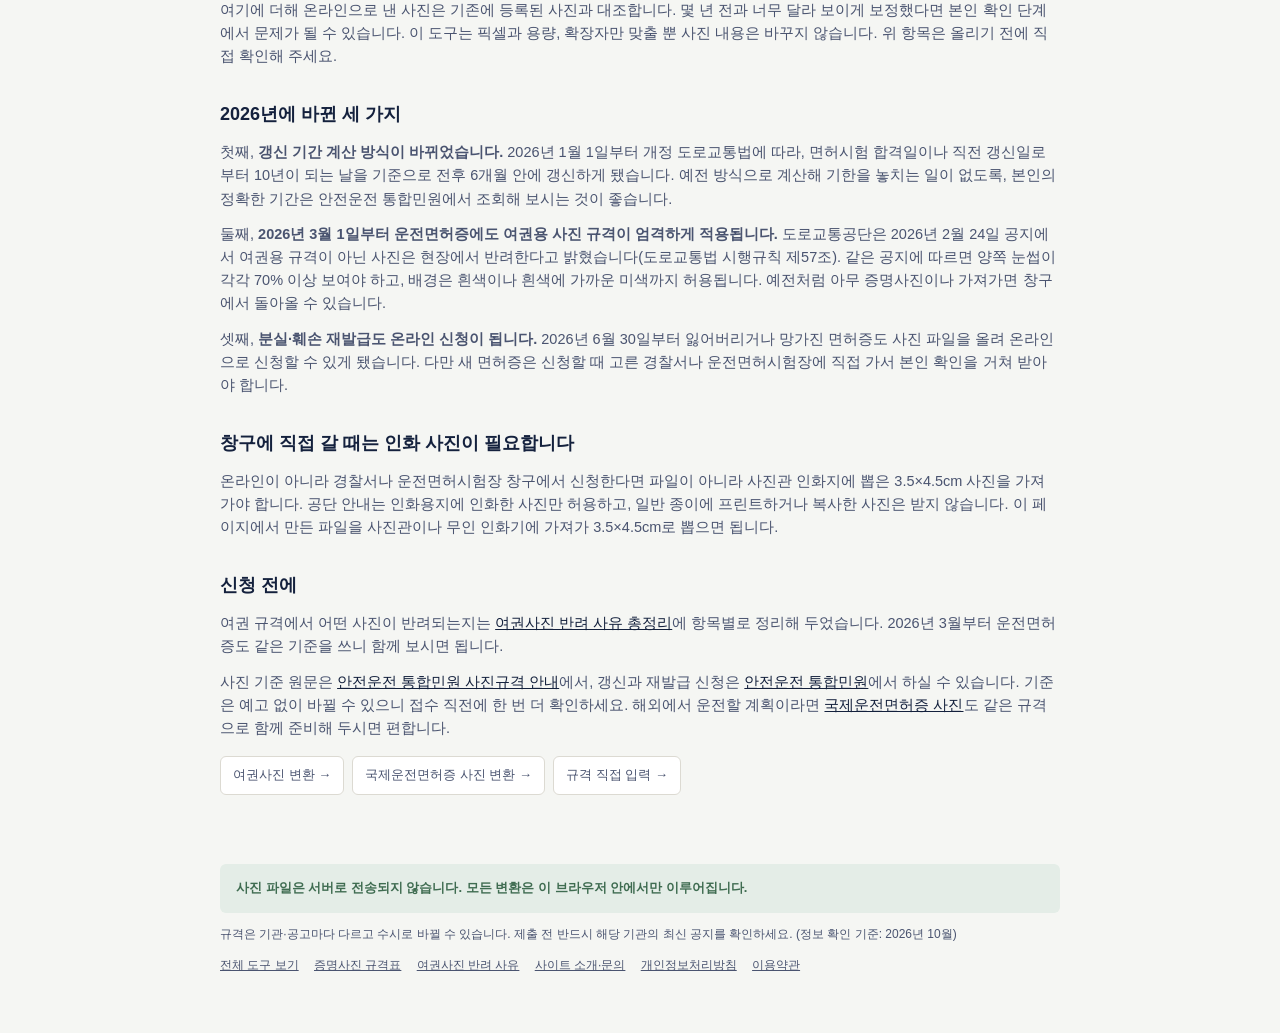
<file: driver-license.html>
<!DOCTYPE html>
<html lang="ko">
<head>
<meta charset="UTF-8">
<meta name="viewport" content="width=device-width, initial-scale=1.0">
<title>운전면허증 사진 규격 변환 - 갱신·재발급 온라인 413×531px, 500KB JPG</title>
<meta name="description" content="운전면허 갱신·재발급 온라인 신청용 사진을 도로교통공단 기준 413×531px, 500KB 이하 JPG로 무료 변환합니다.">
<link rel="canonical" href="https://photospecs.com/driver-license">
<meta property="og:type" content="website">
<meta property="og:site_name" content="사진규격변환">
<meta property="og:title" content="운전면허증 사진 규격 변환 - 갱신·재발급 온라인 413×531px, 500KB JPG">
<meta property="og:description" content="운전면허 갱신·재발급 온라인 신청용 사진을 도로교통공단 기준 413×531px, 500KB 이하 JPG로 무료 변환합니다.">
<meta property="og:url" content="https://photospecs.com/driver-license">
<link rel="stylesheet" href="/assets/style.css">
<style>
.trust-banner{margin:0 0 22px;padding:14px 16px;background:var(--accent-soft);border:1px solid var(--accent);border-left-width:4px;border-radius:6px}
.trust-banner strong{display:block;color:var(--accent);font-size:15.5px;font-weight:700;margin-bottom:6px;letter-spacing:-0.01em}
.trust-banner p{margin:0;font-size:14px;color:var(--ink-soft);line-height:1.6}
.trust-banner p + p{margin-top:8px}
</style>
<script type="application/ld+json">
{
 "@context": "https://schema.org",
 "@type": "FAQPage",
 "mainEntity": [
  {
   "@type": "Question",
   "name": "운전면허증 온라인 갱신용 사진 파일 규격은 어떻게 되나요?",
   "acceptedAnswer": {
    "@type": "Answer",
    "text": "도로교통공단 안전운전 통합민원 안내 기준으로 가로 413픽셀, 세로 531픽셀, 500KB 이하 JPG 파일입니다. 인화 사진 기준으로는 3.5×4.5cm, 6개월 이내 촬영한 흰색 배경 컬러 사진입니다."
   }
  },
  {
   "@type": "Question",
   "name": "블로그에서 본 250KB, 350×450픽셀 기준은 틀린 건가요?",
   "acceptedAnswer": {
    "@type": "Answer",
    "text": "2026년 10월 현재 공단 공식 안내는 413×531픽셀, 500KB 이하입니다. 예전 안내나 다른 민원 기준이 섞여 퍼진 것으로 보입니다. 가장 확실한 것은 실제 업로드 화면에 적힌 제한이며, 이 도구로 만든 파일은 250KB 상한이 걸린 화면에서도 대부분 통과합니다."
   }
  },
  {
   "@type": "Question",
   "name": "여권 사진 파일을 운전면허증에 그대로 써도 되나요?",
   "acceptedAnswer": {
    "@type": "Answer",
    "text": "규격은 같습니다. 두 사진 모두 3.5×4.5cm, 413×531픽셀 기준입니다. 다만 촬영한 지 6개월이 지나지 않았는지는 따로 확인해야 합니다."
   }
  },
  {
   "@type": "Question",
   "name": "분실한 운전면허증도 온라인으로 재발급 신청할 수 있나요?",
   "acceptedAnswer": {
    "@type": "Answer",
    "text": "2026년 6월 30일부터 분실·훼손에 따른 재발급도 안전운전 통합민원에서 사진 파일을 올려 신청할 수 있게 됐습니다. 다만 면허증은 신청할 때 고른 경찰서나 운전면허시험장에 가서 본인 확인 후 받아야 합니다."
   }
  },
  {
   "@type": "Question",
   "name": "2026년부터 운전면허 갱신 기간이 바뀌었나요?",
   "acceptedAnswer": {
    "@type": "Answer",
    "text": "바뀌었습니다. 2026년 1월 1일부터 개정 도로교통법에 따라 면허시험 합격일이나 직전 갱신일로부터 10년이 되는 날을 기준으로 전후 6개월 안에 갱신하도록 계산 방식이 달라졌습니다. 정확한 본인 기간은 안전운전 통합민원에서 조회할 수 있습니다."
   }
  },
  {
   "@type": "Question",
   "name": "2026년 3월부터 운전면허증 사진 기준이 바뀌었나요?",
   "acceptedAnswer": {
    "@type": "Answer",
    "text": "네. 도로교통공단은 2026년 3월 1일부터 운전면허증에 여권용 사진 규격을 엄격히 적용하고, 규격이 아닌 사진은 현장에서 반려한다고 공지했습니다. 양쪽 눈썹이 각각 70% 이상 보여야 하며 배경은 흰색이나 흰색에 가까운 미색이 가능합니다."
   }
  }
 ]
}
</script>
<script async src="https://pagead2.googlesyndication.com/pagead/js/adsbygoogle.js?client=ca-pub-3077738752835712" crossorigin="anonymous"></script>
</head>
<body>

<nav class="site-nav">
  <div class="site-nav-inner">
    <a class="brand" href="/">사진규격변환</a>
    <div class="nav-links">
      <a href="/passport">여권</a>
      <a href="/driver-license" aria-current="page">운전면허증</a>
      <a href="/civil-exam">공무원원서</a>
      <a href="/resume">이력서</a>
      <a href="/intl-license">국제운전면허증</a>
      <a href="/us-visa">미국비자</a>
      <a href="/custom">직접입력</a>
    </div>
  </div>
</nav>

<header class="page-head">
  <h1>운전면허증 사진 규격 변환</h1>
  <p>운전면허 갱신·재발급을 온라인으로 신청할 때 올리는 사진을 도로교통공단 기준(413×531px, 500KB 이하 JPG)으로 바로 변환합니다.</p>
</header>

<main>
  <div class="spec-box">
    <span class="corner-tl"></span><span class="corner-tr"></span><span class="corner-bl"></span><span class="corner-br"></span>
    <div class="spec-readout">
      <div class="spec-item"><span class="k">규격</span><span class="v mono">413×531px</span></div>
      <div class="spec-item"><span class="k">최대 용량</span><span class="v mono">500KB</span></div>
      <div class="spec-item"><span class="k">형식</span><span class="v mono">JPG</span></div>
    </div>
    <p class="spec-note">도로교통공단 안전운전 통합민원 사진규격 안내(면허 소지자 홈페이지 접수 시) 기준입니다. 인화 사진은 3.5×4.5cm, 6개월 이내 촬영한 흰색 배경 컬러 사진이어야 합니다. 접수 직전 공단 안내를 다시 확인하세요.</p>
  </div>

  <div class="trust-banner">
    <strong>사진파일은 서버로 전송되지 않습니다.</strong>
    <p>업로드한 이미지는 이 브라우저 안에서만 처리되며, 저희 서버를 포함해 어디에도 저장되거나 전송되지 않습니다.</p>
    <p>회원가입도 필요 없습니다.</p>
  </div>

  <div class="workspace">
    <div class="panel">
      <h2>사진 업로드</h2>
      <div class="dropzone" id="dropzone">
        <p><strong>클릭</strong>하거나 사진을 여기로 <strong>드래그</strong>하세요</p>
      </div>
      <input type="file" id="fileInput" accept="image/*" style="display:none">
      <div class="preview-wrap" id="previewWrap" style="display:none">
        <img id="previewImg" alt="변환된 운전면허증 사진 미리보기">
      </div>
    </div>

    <div class="panel">
      <h2>결과</h2>
      <div class="result-row"><span class="label">원본 용량</span><span class="mono" id="origSize">—</span></div>
      <div class="result-row"><span class="label">변환 후 용량</span><span class="mono" id="convSize">—</span></div>
      <div class="result-row"><span class="label">판정</span><span id="statusBadge">—</span></div>
      <button class="download-btn" id="downloadBtn" disabled>다운로드</button>
      <p class="status-msg" id="statusMsg"></p>
    </div>
  </div>

  <article class="prose">
    <h2>경찰서에 가지 않아도 되는데, 사진에서 막힙니다</h2>
    <p>운전면허 갱신은 이제 대부분 온라인으로 끝납니다. 도로교통공단 안전운전 통합민원에서 신청하고, 사진은 파일로 올리면 됩니다. 1종 보통이나 2종 면허라면 최근 6개월 안에 찍은 사진 파일과 최근 2년 안의 건강검진 기록 이용 동의만으로 신청할 수 있습니다.</p>
    <p>문제는 사진 파일입니다. 휴대폰으로 찍었거나 사진관에서 받은 원본 파일은 보통 수 MB이고 비율도 제각각입니다. 업로드 화면은 정해진 크기와 용량을 넘으면 받아주지 않고, 억지로 줄이다 보면 얼굴이 뭉개져 심사에서 반려됩니다. 이 페이지는 그 중간을 맞춰주는 도구입니다.</p>

    <h2>공식 규격은 413×531픽셀, 500KB입니다</h2>
    <p>검색해 보면 "250KB 이하", "200KB 이하", "350×450픽셀" 같은 숫자가 섞여 나옵니다. 저희가 2026년 10월에 도로교통공단 안전운전 통합민원의 사진규격 도움말을 직접 확인한 결과, 면허 소지자가 홈페이지로 접수할 때의 기준은 <strong>500KB 이하 JPG, 가로 413픽셀·세로 531픽셀</strong>이었습니다. 여권 온라인 재발급과 같은 숫자입니다.</p>
    <p>서로 다른 숫자가 돌아다니는 것은 예전 안내나 다른 기관의 기준이 섞여 퍼졌기 때문으로 보입니다. 가장 확실한 기준은 언제나 실제 업로드 화면에 적힌 제한입니다. 이 도구는 500KB 안에서 화질이 가장 좋은 지점을 찾되, 결과 파일은 대개 그보다 훨씬 작게 나오기 때문에 더 낮은 상한이 걸린 화면에서도 대부분 통과합니다.</p>

    <h2>파일보다 더 자주 반려되는 이유</h2>
    <p>규격을 맞춰도 사진 내용 때문에 돌아오는 경우가 많습니다. 공단이 안내하는 기준 중 특히 자주 걸리는 것은 다음과 같습니다.</p>
    <ul>
      <li>배경이 흰색이 아니거나 그림자·무늬가 있는 사진</li>
      <li>고개가 기울었거나 정면을 보지 않는 사진</li>
      <li>치아가 보이게 웃은 사진 — 무표정이어야 합니다</li>
      <li>색안경을 썼거나 액세서리가 얼굴을 과하게 가린 사진</li>
      <li>보정 앱으로 피부나 얼굴형을 손본 사진, 합성한 사진</li>
      <li>조명 때문에 원래 피부색과 달라 보이는 사진</li>
    </ul>
    <p>여기에 더해 온라인으로 낸 사진은 기존에 등록된 사진과 대조합니다. 몇 년 전과 너무 달라 보이게 보정했다면 본인 확인 단계에서 문제가 될 수 있습니다. 이 도구는 픽셀과 용량, 확장자만 맞출 뿐 사진 내용은 바꾸지 않습니다. 위 항목은 올리기 전에 직접 확인해 주세요.</p>

    <h2>2026년에 바뀐 세 가지</h2>
    <p>첫째, <strong>갱신 기간 계산 방식이 바뀌었습니다.</strong> 2026년 1월 1일부터 개정 도로교통법에 따라, 면허시험 합격일이나 직전 갱신일로부터 10년이 되는 날을 기준으로 전후 6개월 안에 갱신하게 됐습니다. 예전 방식으로 계산해 기한을 놓치는 일이 없도록, 본인의 정확한 기간은 안전운전 통합민원에서 조회해 보시는 것이 좋습니다.</p>
    <p>둘째, <strong>2026년 3월 1일부터 운전면허증에도 여권용 사진 규격이 엄격하게 적용됩니다.</strong> 도로교통공단은 2026년 2월 24일 공지에서 여권용 규격이 아닌 사진은 현장에서 반려한다고 밝혔습니다(도로교통법 시행규칙 제57조). 같은 공지에 따르면 양쪽 눈썹이 각각 70% 이상 보여야 하고, 배경은 흰색이나 흰색에 가까운 미색까지 허용됩니다. 예전처럼 아무 증명사진이나 가져가면 창구에서 돌아올 수 있습니다.</p>
    <p>셋째, <strong>분실·훼손 재발급도 온라인 신청이 됩니다.</strong> 2026년 6월 30일부터 잃어버리거나 망가진 면허증도 사진 파일을 올려 온라인으로 신청할 수 있게 됐습니다. 다만 새 면허증은 신청할 때 고른 경찰서나 운전면허시험장에 직접 가서 본인 확인을 거쳐 받아야 합니다.</p>

    <h2>창구에 직접 갈 때는 인화 사진이 필요합니다</h2>
    <p>온라인이 아니라 경찰서나 운전면허시험장 창구에서 신청한다면 파일이 아니라 사진관 인화지에 뽑은 3.5×4.5cm 사진을 가져가야 합니다. 공단 안내는 인화용지에 인화한 사진만 허용하고, 일반 종이에 프린트하거나 복사한 사진은 받지 않습니다. 이 페이지에서 만든 파일을 사진관이나 무인 인화기에 가져가 3.5×4.5cm로 뽑으면 됩니다.</p>

    <h2>신청 전에</h2>
    <p>여권 규격에서 어떤 사진이 반려되는지는 <a href="/passport-photo-rejections">여권사진 반려 사유 총정리</a>에 항목별로 정리해 두었습니다. 2026년 3월부터 운전면허증도 같은 기준을 쓰니 함께 보시면 됩니다.</p>
    <p>사진 기준 원문은 <a href="https://www.safedriving.or.kr/etGuide/selectEtGuide04.do" rel="nofollow noopener" target="_blank">안전운전 통합민원 사진규격 안내</a>에서, 갱신과 재발급 신청은 <a href="https://www.safedriving.or.kr/main.do" rel="nofollow noopener" target="_blank">안전운전 통합민원</a>에서 하실 수 있습니다. 기준은 예고 없이 바뀔 수 있으니 접수 직전에 한 번 더 확인하세요. 해외에서 운전할 계획이라면 <a href="/intl-license">국제운전면허증 사진</a>도 같은 규격으로 함께 준비해 두시면 편합니다.</p>
  </article>

  <div class="related-tools">
    <a href="/passport">여권사진 변환 →</a>
    <a href="/intl-license">국제운전면허증 사진 변환 →</a>
    <a href="/custom">규격 직접 입력 →</a>
  </div>
</main>

<footer class="site-footer">
  <p class="privacy">사진 파일은 서버로 전송되지 않습니다. 모든 변환은 이 브라우저 안에서만 이루어집니다.</p>
  <p>규격은 기관·공고마다 다르고 수시로 바뀔 수 있습니다. 제출 전 반드시 해당 기관의 최신 공지를 확인하세요. (정보 확인 기준: 2026년 10월)</p>
  <nav>
    <a href="/">전체 도구 보기</a>
    <a href="/photo-size-guide">증명사진 규격표</a>
    <a href="/passport-photo-rejections">여권사진 반려 사유</a>
    <a href="/about">사이트 소개·문의</a>
    <a href="/privacy">개인정보처리방침</a>
    <a href="/terms">이용약관</a>
  </nav>
</footer>

<canvas id="workCanvas" style="display:none"></canvas>
<script src="/assets/converter.js"></script>
<script>
  window.PhotoConverter.init(() => ({
    width: 413, height: 531, maxKB: 500, format: 'image/jpeg', requireKB: false
  }));
</script>
</body>
</html>
</file>
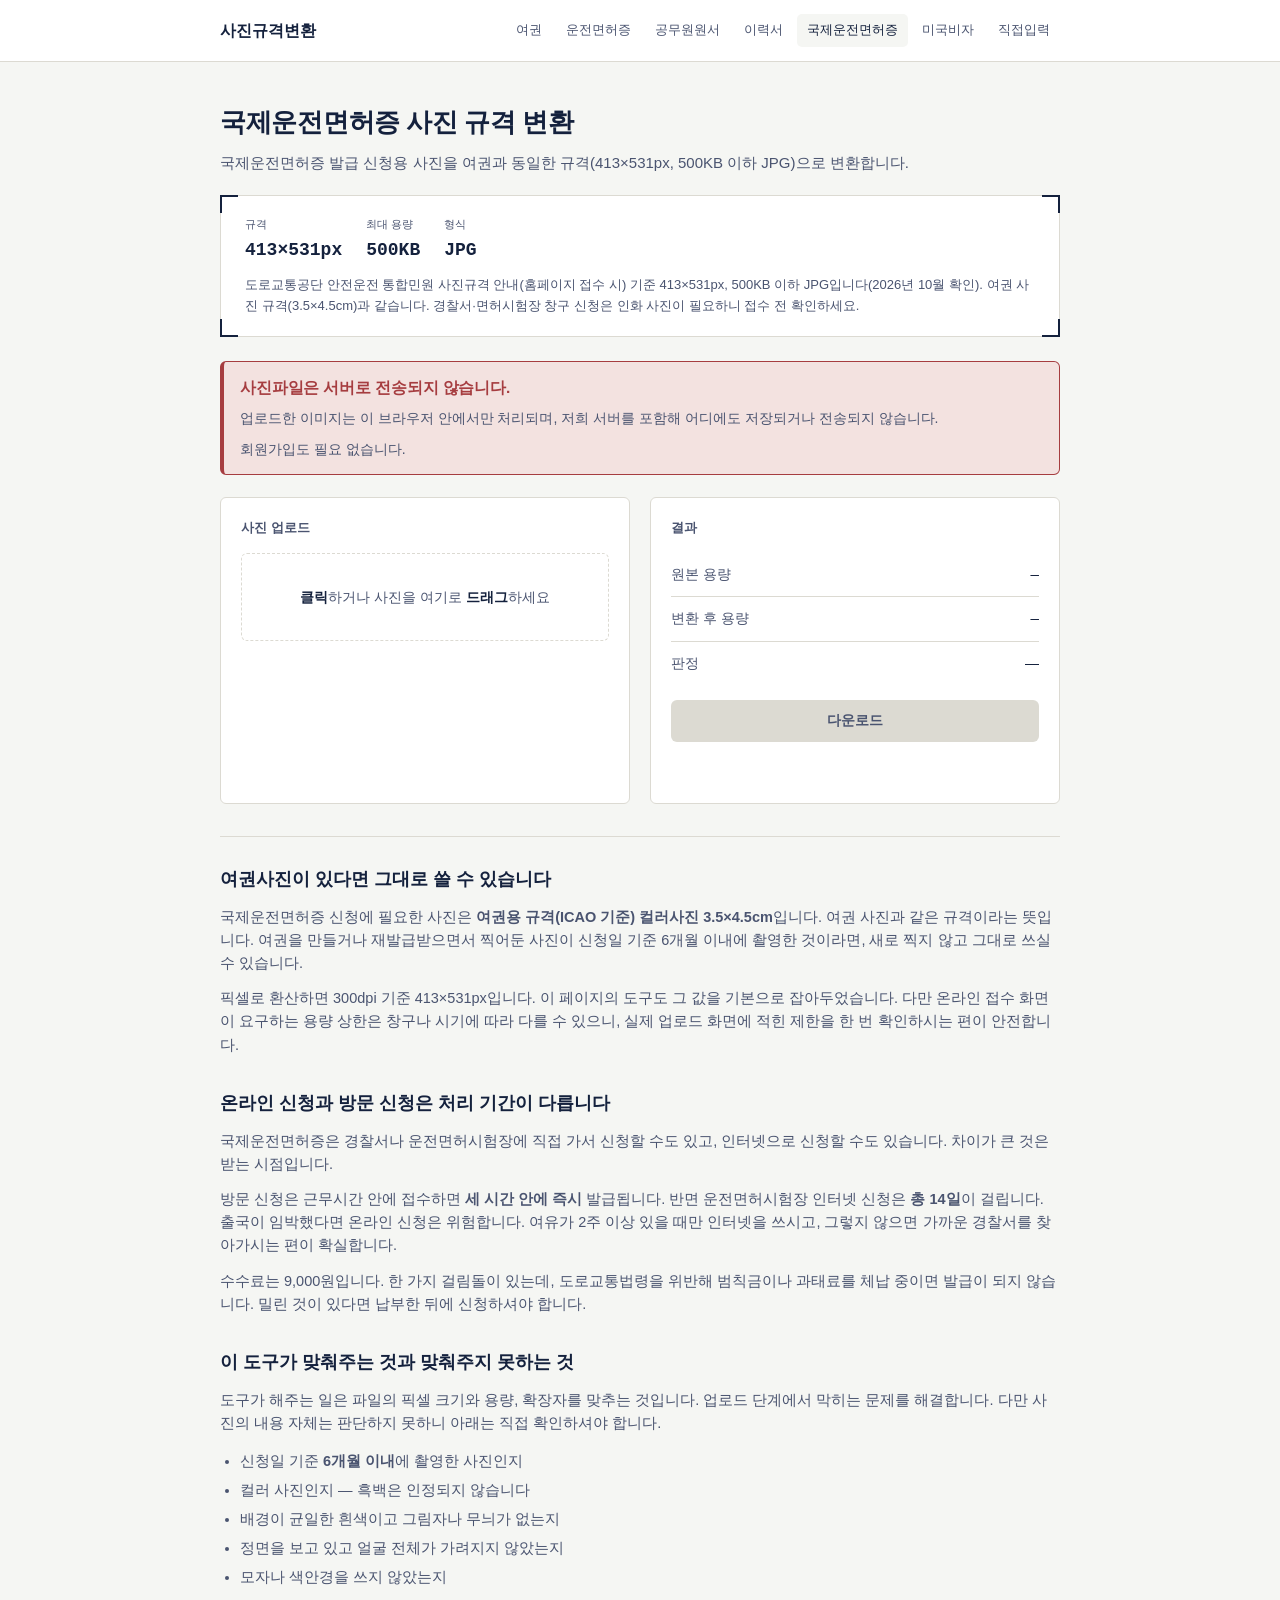
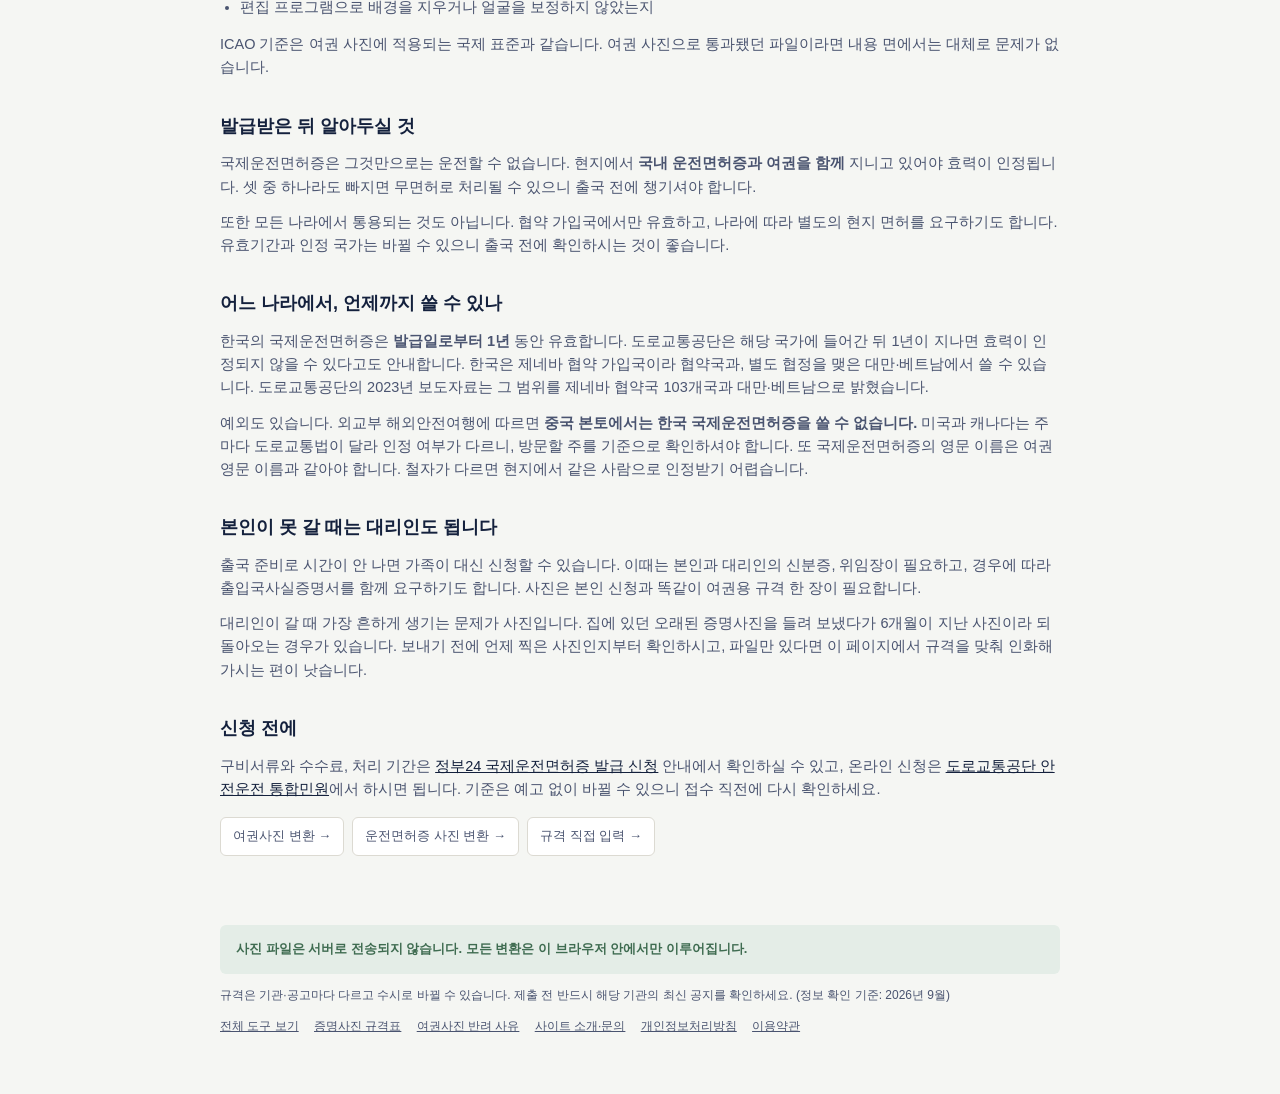
<file: intl-license.html>
<!DOCTYPE html>
<html lang="ko">
<head>
<meta charset="UTF-8">
<meta name="viewport" content="width=device-width, initial-scale=1.0">
<title>국제운전면허증 사진 규격 변환 - 여권 규격 동일 적용 (2026년 기준)</title>
<meta name="description" content="국제운전면허증 신청용 사진을 규격에 맞게 무료 변환합니다. 서버 전송 없이 브라우저에서 바로 처리됩니다.">
<link rel="canonical" href="https://photospecs.com/intl-license">
<meta property="og:type" content="website">
<meta property="og:site_name" content="사진규격변환">
<meta property="og:title" content="국제운전면허증 사진 규격 변환 - 여권 규격 동일 적용 (2026년 기준)">
<meta property="og:description" content="국제운전면허증 발급 신청용 사진을 413×531px, 500KB 이하 JPG로 무료 변환하세요.">
<meta property="og:url" content="https://photospecs.com/intl-license">
<link rel="stylesheet" href="/assets/style.css">
<style>
.trust-banner{margin:0 0 22px;padding:14px 16px;background:var(--accent-soft);border:1px solid var(--accent);border-left-width:4px;border-radius:6px}
.trust-banner strong{display:block;color:var(--accent);font-size:15.5px;font-weight:700;margin-bottom:6px;letter-spacing:-0.01em}
.trust-banner p{margin:0;font-size:14px;color:var(--ink-soft);line-height:1.6}
.trust-banner p + p{margin-top:8px}
</style>
<script type="application/ld+json">
{
  "@context": "https://schema.org",
  "@type": "FAQPage",
  "mainEntity": [
    { "@type": "Question", "name": "국제운전면허증 사진 규격은 어떻게 되나요?",
      "acceptedAnswer": { "@type": "Answer", "text": "여권용 규격(ICAO 기준) 컬러사진 3.5×4.5cm 한 장이며, 신청일로부터 6개월 이내에 촬영한 것이어야 합니다. 300dpi로 환산하면 413×531픽셀입니다." }},
    { "@type": "Question", "name": "여권사진을 국제운전면허증에 그대로 써도 되나요?",
      "acceptedAnswer": { "@type": "Answer", "text": "됩니다. 두 사진 모두 여권용 규격(ICAO 기준)을 따르기 때문입니다. 다만 신청일 기준 6개월 이내에 촬영한 사진이어야 합니다." }},
    { "@type": "Question", "name": "온라인 신청과 방문 신청 중 어느 쪽이 빠른가요?",
      "acceptedAnswer": { "@type": "Answer", "text": "방문 신청이 훨씬 빠릅니다. 경찰서나 운전면허시험장에 근무시간 내 접수하면 3시간 안에 즉시 발급되지만, 운전면허시험장 인터넷 신청은 총 14일이 걸립니다. 출국이 임박했다면 방문이 안전합니다." }},
    { "@type": "Question", "name": "국제운전면허증만 가지고 해외에서 운전할 수 있나요?",
      "acceptedAnswer": { "@type": "Answer", "text": "안 됩니다. 현지에서 국제운전면허증과 국내 운전면허증, 여권을 함께 지니고 있어야 효력이 인정됩니다. 또한 협약 가입국에서만 유효하므로 출국 전 해당 국가의 인정 여부를 확인하셔야 합니다." }},
    { "@type": "Question", "name": "국제운전면허증 발급 수수료는 얼마인가요?",
      "acceptedAnswer": { "@type": "Answer", "text": "9,000원입니다. 다만 도로교통법령 위반으로 범칙금이나 과태료를 체납 중이면 납부한 뒤에야 발급받을 수 있습니다." }}
  ]
}
</script>
<script async src="https://pagead2.googlesyndication.com/pagead/js/adsbygoogle.js?client=ca-pub-3077738752835712" crossorigin="anonymous"></script>
</head>
<body>

<nav class="site-nav">
  <div class="site-nav-inner">
    <a class="brand" href="/">사진규격변환</a>
    <div class="nav-links">
      <a href="/passport">여권</a>
      <a href="/driver-license">운전면허증</a>
      <a href="/civil-exam">공무원원서</a>
      <a href="/resume">이력서</a>
      <a href="/intl-license" aria-current="page">국제운전면허증</a>
      <a href="/us-visa">미국비자</a>
          <a href="/custom">직접입력</a>
    </div>
  </div>
</nav>

<header class="page-head">
  <h1>국제운전면허증 사진 규격 변환</h1>
  <p>국제운전면허증 발급 신청용 사진을 여권과 동일한 규격(413×531px, 500KB 이하 JPG)으로 변환합니다.</p>
</header>

<main>
  <div class="spec-box">
    <span class="corner-tl"></span><span class="corner-tr"></span><span class="corner-bl"></span><span class="corner-br"></span>
    <div class="spec-readout">
      <div class="spec-item"><span class="k">규격</span><span class="v mono">413×531px</span></div>
      <div class="spec-item"><span class="k">최대 용량</span><span class="v mono">500KB</span></div>
      <div class="spec-item"><span class="k">형식</span><span class="v mono">JPG</span></div>
    </div>
    <p class="spec-note">도로교통공단 안전운전 통합민원 사진규격 안내(홈페이지 접수 시) 기준 413×531px, 500KB 이하 JPG입니다(2026년 10월 확인). 여권 사진 규격(3.5×4.5cm)과 같습니다. 경찰서·면허시험장 창구 신청은 인화 사진이 필요하니 접수 전 확인하세요.</p>
  </div>

  <div class="trust-banner">
    <strong>사진파일은 서버로 전송되지 않습니다.</strong>
    <p>업로드한 이미지는 이 브라우저 안에서만 처리되며, 저희 서버를 포함해 어디에도 저장되거나 전송되지 않습니다.</p>
    <p>회원가입도 필요 없습니다.</p>
  </div>

  <div class="workspace">
    <div class="panel">
      <h2>사진 업로드</h2>
      <div class="dropzone" id="dropzone">
        <p><strong>클릭</strong>하거나 사진을 여기로 <strong>드래그</strong>하세요</p>
      </div>
      <input type="file" id="fileInput" accept="image/*" style="display:none">
      <div class="preview-wrap" id="previewWrap" style="display:none">
        <img id="previewImg" alt="변환된 국제운전면허증 사진 미리보기">
      </div>
    </div>

    <div class="panel">
      <h2>결과</h2>
      <div class="result-row"><span class="label">원본 용량</span><span class="mono" id="origSize">—</span></div>
      <div class="result-row"><span class="label">변환 후 용량</span><span class="mono" id="convSize">—</span></div>
      <div class="result-row"><span class="label">판정</span><span id="statusBadge">—</span></div>
      <button class="download-btn" id="downloadBtn" disabled>다운로드</button>
      <p class="status-msg" id="statusMsg"></p>
    </div>
  </div>


  <article class="prose">
    <h2>여권사진이 있다면 그대로 쓸 수 있습니다</h2>
    <p>국제운전면허증 신청에 필요한 사진은 <strong>여권용 규격(ICAO 기준) 컬러사진 3.5×4.5cm</strong>입니다. 여권 사진과 같은 규격이라는 뜻입니다. 여권을 만들거나 재발급받으면서 찍어둔 사진이 신청일 기준 6개월 이내에 촬영한 것이라면, 새로 찍지 않고 그대로 쓰실 수 있습니다.</p>
    <p>픽셀로 환산하면 300dpi 기준 413×531px입니다. 이 페이지의 도구도 그 값을 기본으로 잡아두었습니다. 다만 온라인 접수 화면이 요구하는 용량 상한은 창구나 시기에 따라 다를 수 있으니, 실제 업로드 화면에 적힌 제한을 한 번 확인하시는 편이 안전합니다.</p>

    <h2>온라인 신청과 방문 신청은 처리 기간이 다릅니다</h2>
    <p>국제운전면허증은 경찰서나 운전면허시험장에 직접 가서 신청할 수도 있고, 인터넷으로 신청할 수도 있습니다. 차이가 큰 것은 받는 시점입니다.</p>
    <p>방문 신청은 근무시간 안에 접수하면 <strong>세 시간 안에 즉시</strong> 발급됩니다. 반면 운전면허시험장 인터넷 신청은 <strong>총 14일</strong>이 걸립니다. 출국이 임박했다면 온라인 신청은 위험합니다. 여유가 2주 이상 있을 때만 인터넷을 쓰시고, 그렇지 않으면 가까운 경찰서를 찾아가시는 편이 확실합니다.</p>
    <p>수수료는 9,000원입니다. 한 가지 걸림돌이 있는데, 도로교통법령을 위반해 범칙금이나 과태료를 체납 중이면 발급이 되지 않습니다. 밀린 것이 있다면 납부한 뒤에 신청하셔야 합니다.</p>

    <h2>이 도구가 맞춰주는 것과 맞춰주지 못하는 것</h2>
    <p>도구가 해주는 일은 파일의 픽셀 크기와 용량, 확장자를 맞추는 것입니다. 업로드 단계에서 막히는 문제를 해결합니다. 다만 사진의 내용 자체는 판단하지 못하니 아래는 직접 확인하셔야 합니다.</p>
    <ul>
      <li>신청일 기준 <strong>6개월 이내</strong>에 촬영한 사진인지</li>
      <li>컬러 사진인지 — 흑백은 인정되지 않습니다</li>
      <li>배경이 균일한 흰색이고 그림자나 무늬가 없는지</li>
      <li>정면을 보고 있고 얼굴 전체가 가려지지 않았는지</li>
      <li>모자나 색안경을 쓰지 않았는지</li>
      <li>편집 프로그램으로 배경을 지우거나 얼굴을 보정하지 않았는지</li>
    </ul>
    <p>ICAO 기준은 여권 사진에 적용되는 국제 표준과 같습니다. 여권 사진으로 통과됐던 파일이라면 내용 면에서는 대체로 문제가 없습니다.</p>

    <h2>발급받은 뒤 알아두실 것</h2>
    <p>국제운전면허증은 그것만으로는 운전할 수 없습니다. 현지에서 <strong>국내 운전면허증과 여권을 함께</strong> 지니고 있어야 효력이 인정됩니다. 셋 중 하나라도 빠지면 무면허로 처리될 수 있으니 출국 전에 챙기셔야 합니다.</p>
    <p>또한 모든 나라에서 통용되는 것도 아닙니다. 협약 가입국에서만 유효하고, 나라에 따라 별도의 현지 면허를 요구하기도 합니다. 유효기간과 인정 국가는 바뀔 수 있으니 출국 전에 확인하시는 것이 좋습니다.</p>

<h2>어느 나라에서, 언제까지 쓸 수 있나</h2>
    <p>한국의 국제운전면허증은 <strong>발급일로부터 1년</strong> 동안 유효합니다. 도로교통공단은 해당 국가에 들어간 뒤 1년이 지나면 효력이 인정되지 않을 수 있다고도 안내합니다. 한국은 제네바 협약 가입국이라 협약국과, 별도 협정을 맺은 대만·베트남에서 쓸 수 있습니다. 도로교통공단의 2023년 보도자료는 그 범위를 제네바 협약국 103개국과 대만·베트남으로 밝혔습니다.</p>
    <p>예외도 있습니다. 외교부 해외안전여행에 따르면 <strong>중국 본토에서는 한국 국제운전면허증을 쓸 수 없습니다.</strong> 미국과 캐나다는 주마다 도로교통법이 달라 인정 여부가 다르니, 방문할 주를 기준으로 확인하셔야 합니다. 또 국제운전면허증의 영문 이름은 여권 영문 이름과 같아야 합니다. 철자가 다르면 현지에서 같은 사람으로 인정받기 어렵습니다.</p>

    <h2>본인이 못 갈 때는 대리인도 됩니다</h2>
    <p>출국 준비로 시간이 안 나면 가족이 대신 신청할 수 있습니다. 이때는 본인과 대리인의 신분증, 위임장이 필요하고, 경우에 따라 출입국사실증명서를 함께 요구하기도 합니다. 사진은 본인 신청과 똑같이 여권용 규격 한 장이 필요합니다.</p>
    <p>대리인이 갈 때 가장 흔하게 생기는 문제가 사진입니다. 집에 있던 오래된 증명사진을 들려 보냈다가 6개월이 지난 사진이라 되돌아오는 경우가 있습니다. 보내기 전에 언제 찍은 사진인지부터 확인하시고, 파일만 있다면 이 페이지에서 규격을 맞춰 인화해 가시는 편이 낫습니다.</p>

    <h2>신청 전에</h2>
    <p>구비서류와 수수료, 처리 기간은 <a href="https://www.gov.kr/mw/AA020InfoCappView.do?CappBizCD=13200000028" rel="nofollow noopener" target="_blank">정부24 국제운전면허증 발급 신청</a> 안내에서 확인하실 수 있고, 온라인 신청은 <a href="https://www.safedriving.or.kr/main.do" rel="nofollow noopener" target="_blank">도로교통공단 안전운전 통합민원</a>에서 하시면 됩니다. 기준은 예고 없이 바뀔 수 있으니 접수 직전에 다시 확인하세요.</p>
  </article>

  <div class="related-tools">
    <a href="/passport">여권사진 변환 →</a>
    <a href="/driver-license">운전면허증 사진 변환 →</a>
    <a href="/custom">규격 직접 입력 →</a>
  </div>
</main>

<footer class="site-footer">
  <p class="privacy">사진 파일은 서버로 전송되지 않습니다. 모든 변환은 이 브라우저 안에서만 이루어집니다.</p>
  <p>규격은 기관·공고마다 다르고 수시로 바뀔 수 있습니다. 제출 전 반드시 해당 기관의 최신 공지를 확인하세요. (정보 확인 기준: 2026년 9월)</p>
  <nav>
    <a href="/">전체 도구 보기</a>
    <a href="/photo-size-guide">증명사진 규격표</a>
    <a href="/passport-photo-rejections">여권사진 반려 사유</a>
    <a href="/about">사이트 소개·문의</a>
    <a href="/privacy">개인정보처리방침</a>
    <a href="/terms">이용약관</a>
  </nav>
</footer>

<canvas id="workCanvas" style="display:none"></canvas>
<script src="/assets/converter.js"></script>
<script>
  window.PhotoConverter.init(() => ({
    width: 413, height: 531, maxKB: 500, format: 'image/jpeg', requireKB: false
  }));
</script>
</body>
</html>
</file>
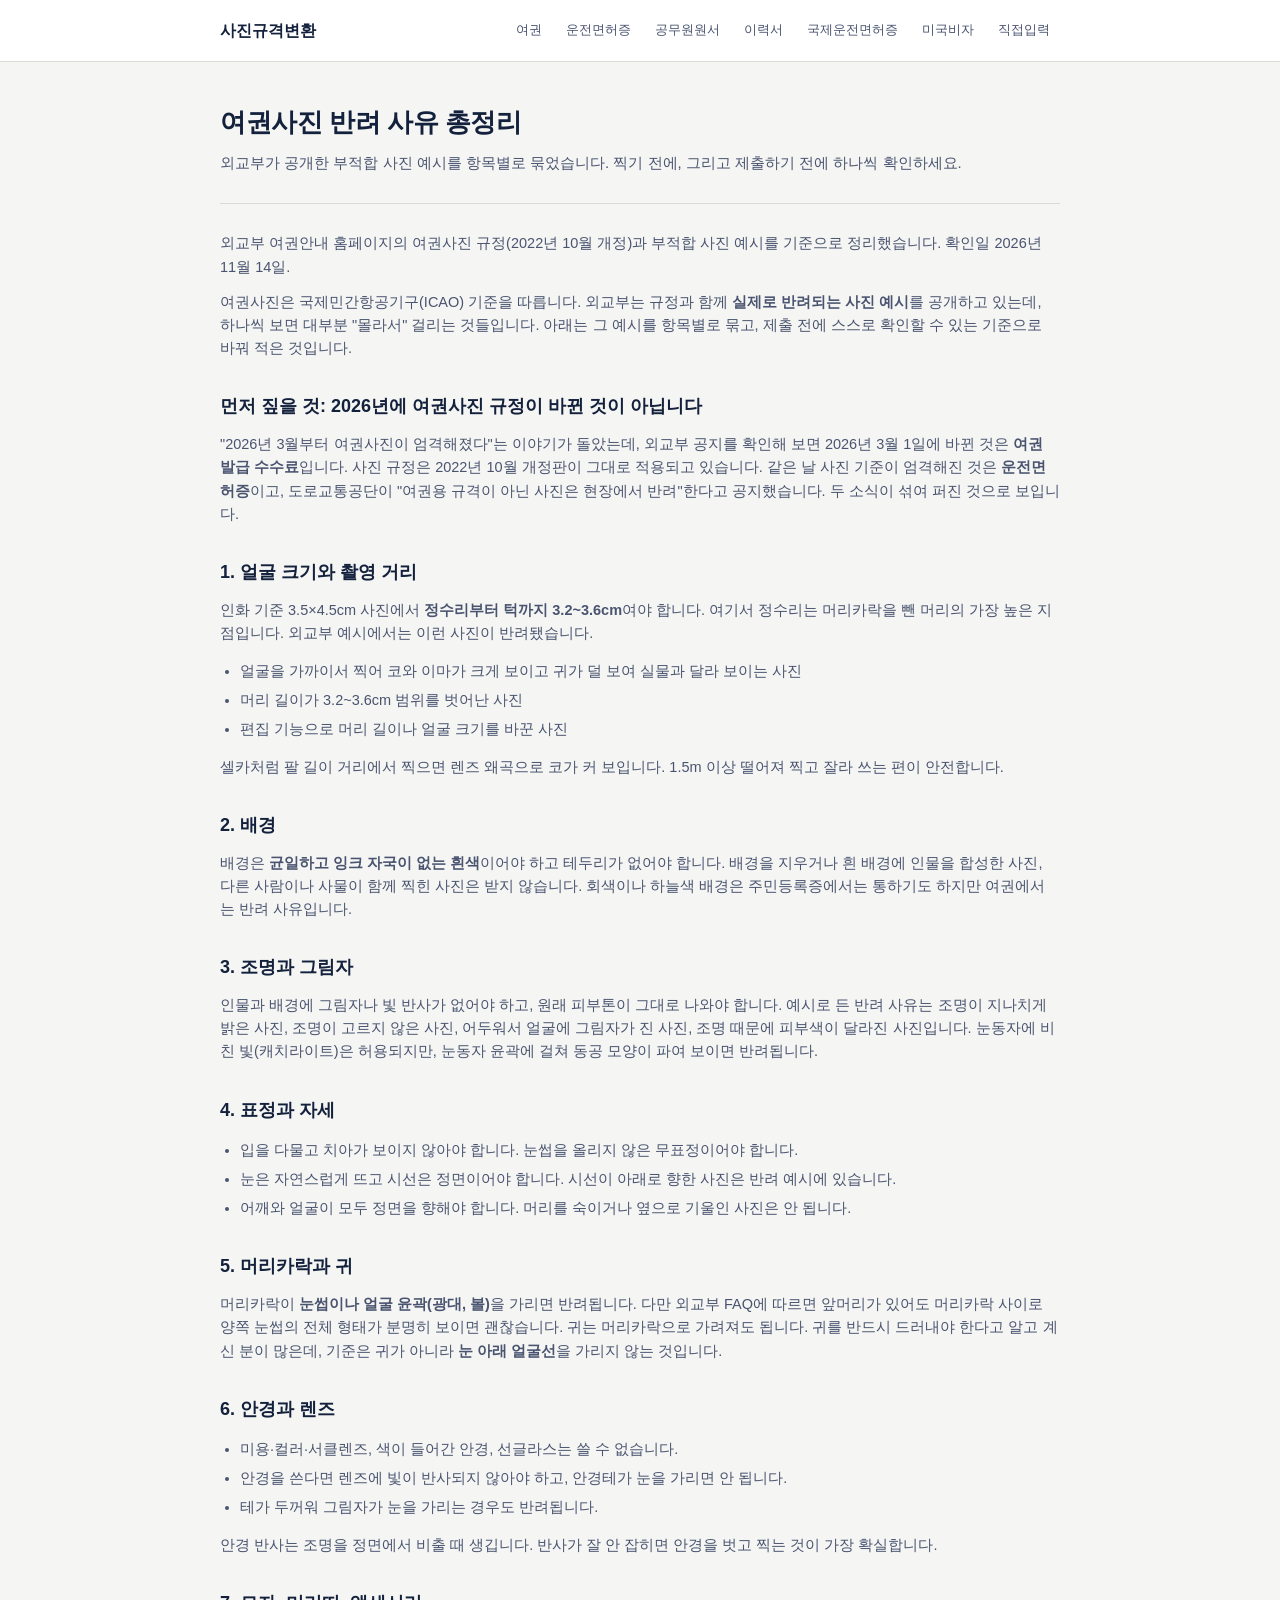
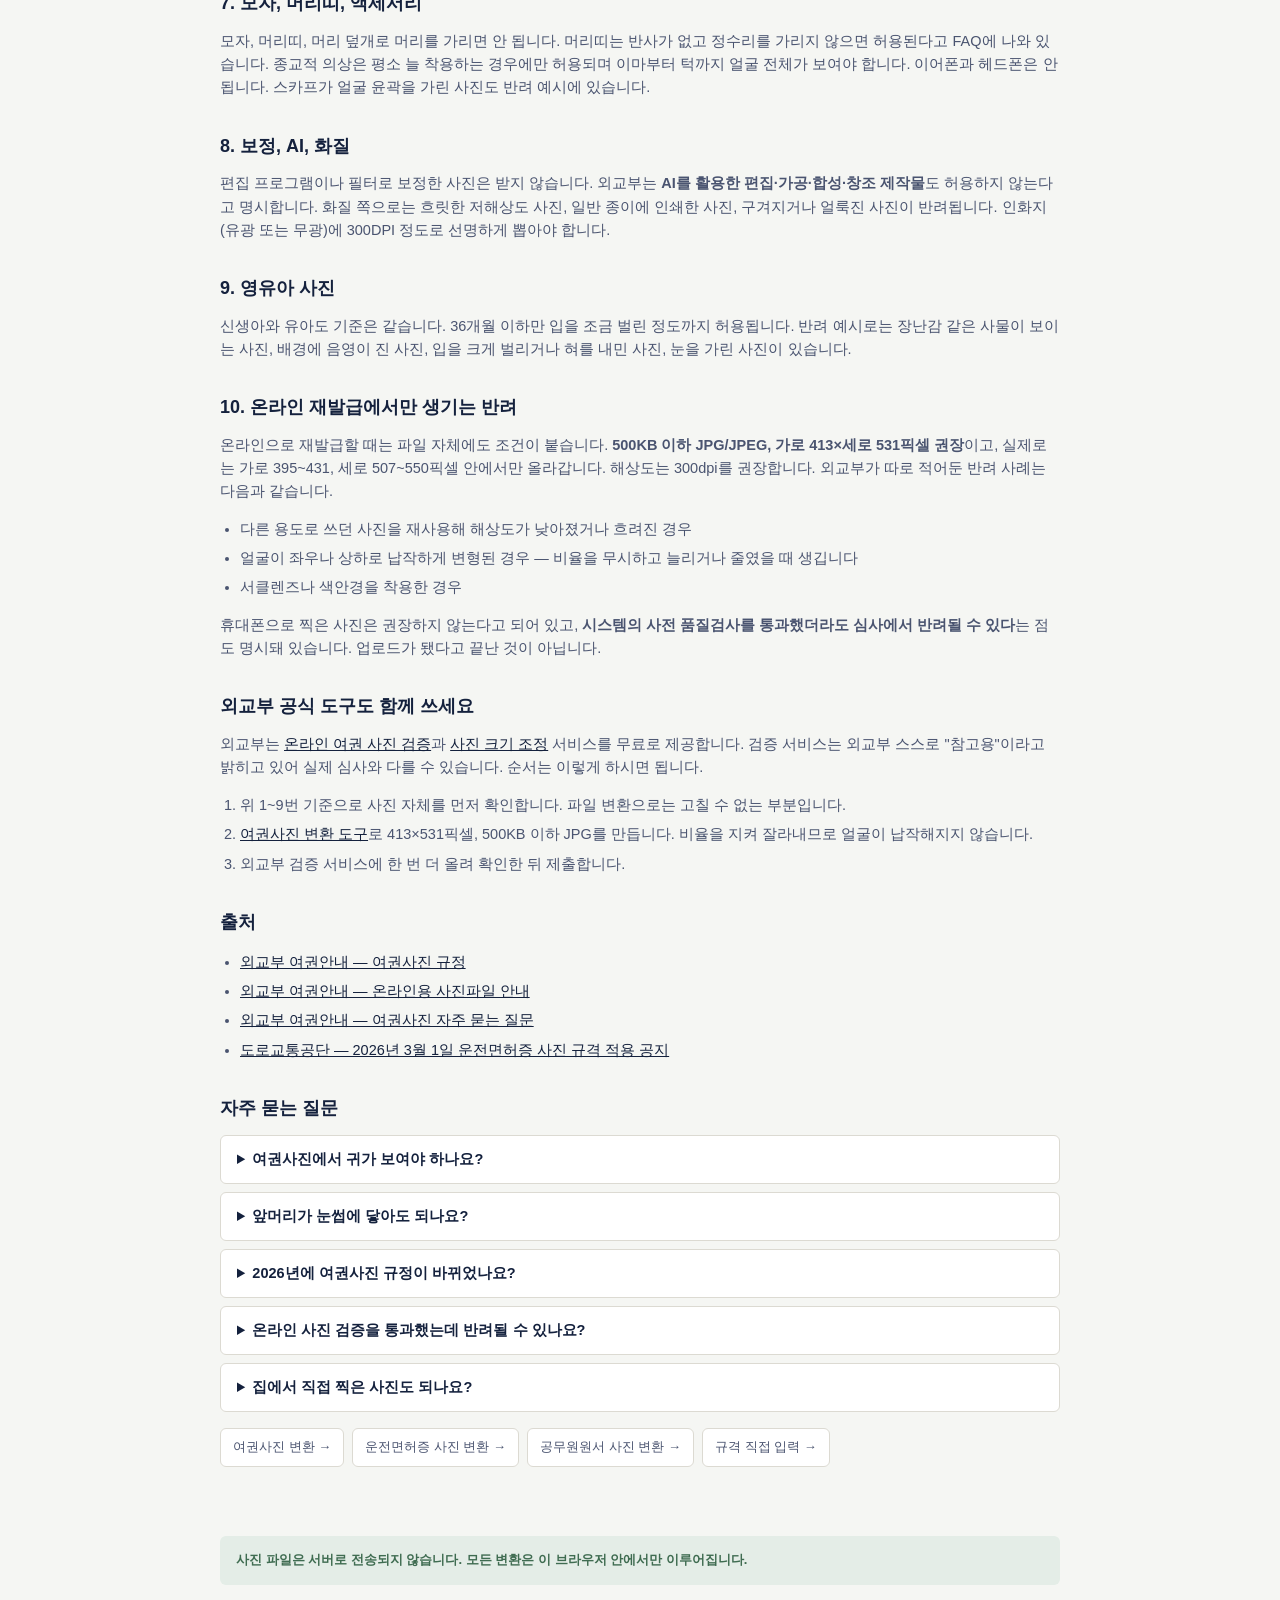
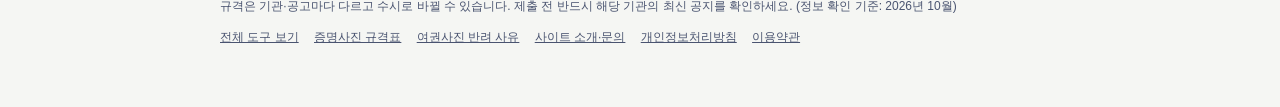
<file: passport-photo-rejections.html>
<!DOCTYPE html>
<html lang="ko">
<head>
<meta charset="UTF-8">
<meta name="viewport" content="width=device-width, initial-scale=1.0">
<title>여권사진 반려 사유 총정리 — 외교부 부적합 사례 기준 (2026)</title>
<meta name="description" content="외교부가 공개한 여권사진 부적합 사례를 크기·배경·조명·안경·보정·온라인 파일 항목별로 정리했습니다.">
<link rel="canonical" href="https://photospecs.com/passport-photo-rejections">
<meta property="og:type" content="article">
<meta property="og:site_name" content="사진규격변환">
<meta property="og:title" content="여권사진 반려 사유 총정리 — 외교부 부적합 사례 기준 (2026)">
<meta property="og:description" content="외교부가 공개한 여권사진 부적합 사례를 크기·배경·조명·안경·보정·온라인 파일 항목별로 정리했습니다.">
<meta property="og:url" content="https://photospecs.com/passport-photo-rejections">
<link rel="stylesheet" href="/assets/style.css">
<style>
.guide-meta{font-size:13px;color:var(--ink-soft);margin:0 0 18px}
.table-wrap{overflow-x:auto;margin:0 0 16px;border:1px solid var(--line);border-radius:6px;background:var(--panel)}
.table-wrap table{border-collapse:collapse;width:100%;min-width:640px;font-size:13.5px}
.table-wrap th,.table-wrap td{padding:9px 10px;border-bottom:1px solid var(--line);text-align:left;vertical-align:top;color:var(--ink)}
.table-wrap th{background:var(--paper);font-weight:700;white-space:nowrap}
.table-wrap tr:last-child td{border-bottom:none}
.table-wrap td a{white-space:nowrap}
article.prose ol{font-size:14.5px;color:var(--ink-soft);padding-left:20px}
.src-list{font-size:13px}
.src-list li{margin-bottom:4px}
</style>
<script type="application/ld+json">
{
 "@context": "https://schema.org",
 "@type": "Article",
 "headline": "여권사진 반려 사유 총정리",
 "dateModified": "2026-11-14",
 "author": {
  "@type": "Organization",
  "name": "사진규격변환"
 },
 "mainEntityOfPage": "https://photospecs.com/passport-photo-rejections"
}
</script>
<script type="application/ld+json">
{
 "@context": "https://schema.org",
 "@type": "FAQPage",
 "mainEntity": [
  {
   "@type": "Question",
   "name": "여권사진에서 귀가 보여야 하나요?",
   "acceptedAnswer": {
    "@type": "Answer",
    "text": "아닙니다. 외교부 FAQ에 따르면 두 귀가 머리카락으로 가려져도 사용할 수 있습니다. 다만 머리카락이 눈 아래 얼굴 윤곽(얼굴선)을 가려서는 안 됩니다."
   }
  },
  {
   "@type": "Question",
   "name": "앞머리가 눈썹에 닿아도 되나요?",
   "acceptedAnswer": {
    "@type": "Answer",
    "text": "머리카락 사이로 양쪽 눈썹의 전체 형태가 분명히 보이면 괜찮습니다. 눈썹이나 광대·볼 같은 얼굴 윤곽을 가리면 반려됩니다."
   }
  },
  {
   "@type": "Question",
   "name": "2026년에 여권사진 규정이 바뀌었나요?",
   "acceptedAnswer": {
    "@type": "Answer",
    "text": "아닙니다. 2026년 3월 1일에 바뀐 것은 여권 발급 수수료이고, 사진 규정은 2022년 10월 개정판이 그대로입니다. 같은 날 사진 기준이 엄격해진 것은 운전면허증입니다."
   }
  },
  {
   "@type": "Question",
   "name": "온라인 사진 검증을 통과했는데 반려될 수 있나요?",
   "acceptedAnswer": {
    "@type": "Answer",
    "text": "네. 외교부는 검증 서비스가 참고용이며, 시스템 사전 품질검사를 통과했더라도 심사에서 반려될 수 있다고 안내합니다."
   }
  },
  {
   "@type": "Question",
   "name": "집에서 직접 찍은 사진도 되나요?",
   "acceptedAnswer": {
    "@type": "Answer",
    "text": "규격에 맞으면 사용할 수 있습니다. 다만 외교부는 휴대폰으로 촬영한 사진은 권장하지 않으며, 배경을 지우거나 합성한 사진과 AI로 보정한 사진은 받지 않습니다."
   }
  }
 ]
}
</script>
<script async src="https://pagead2.googlesyndication.com/pagead/js/adsbygoogle.js?client=ca-pub-3077738752835712" crossorigin="anonymous"></script>
</head>
<body>

<nav class="site-nav">
  <div class="site-nav-inner">
    <a class="brand" href="/">사진규격변환</a>
    <div class="nav-links">
      <a href="/passport">여권</a>
      <a href="/driver-license">운전면허증</a>
      <a href="/civil-exam">공무원원서</a>
      <a href="/resume">이력서</a>
      <a href="/intl-license">국제운전면허증</a>
      <a href="/us-visa">미국비자</a>
      <a href="/custom">직접입력</a>
    </div>
  </div>
</nav>

<header class="page-head">
  <h1>여권사진 반려 사유 총정리</h1>
  <p>외교부가 공개한 부적합 사진 예시를 항목별로 묶었습니다. 찍기 전에, 그리고 제출하기 전에 하나씩 확인하세요.</p>
</header>

<main>
  <article class="prose">
    <p class="guide-meta">외교부 여권안내 홈페이지의 여권사진 규정(2022년 10월 개정)과 부적합 사진 예시를 기준으로 정리했습니다. 확인일 2026년 11월 14일.</p>
    <p>여권사진은 국제민간항공기구(ICAO) 기준을 따릅니다. 외교부는 규정과 함께 <strong>실제로 반려되는 사진 예시</strong>를 공개하고 있는데, 하나씩 보면 대부분 "몰라서" 걸리는 것들입니다. 아래는 그 예시를 항목별로 묶고, 제출 전에 스스로 확인할 수 있는 기준으로 바꿔 적은 것입니다.</p>

    <h2>먼저 짚을 것: 2026년에 여권사진 규정이 바뀐 것이 아닙니다</h2>
    <p>"2026년 3월부터 여권사진이 엄격해졌다"는 이야기가 돌았는데, 외교부 공지를 확인해 보면 2026년 3월 1일에 바뀐 것은 <strong>여권 발급 수수료</strong>입니다. 사진 규정은 2022년 10월 개정판이 그대로 적용되고 있습니다. 같은 날 사진 기준이 엄격해진 것은 <strong>운전면허증</strong>이고, 도로교통공단이 "여권용 규격이 아닌 사진은 현장에서 반려"한다고 공지했습니다. 두 소식이 섞여 퍼진 것으로 보입니다.</p>

    <h2>1. 얼굴 크기와 촬영 거리</h2>
    <p>인화 기준 3.5×4.5cm 사진에서 <strong>정수리부터 턱까지 3.2~3.6cm</strong>여야 합니다. 여기서 정수리는 머리카락을 뺀 머리의 가장 높은 지점입니다. 외교부 예시에서는 이런 사진이 반려됐습니다.</p>
    <ul>
      <li>얼굴을 가까이서 찍어 코와 이마가 크게 보이고 귀가 덜 보여 실물과 달라 보이는 사진</li>
      <li>머리 길이가 3.2~3.6cm 범위를 벗어난 사진</li>
      <li>편집 기능으로 머리 길이나 얼굴 크기를 바꾼 사진</li>
    </ul>
    <p>셀카처럼 팔 길이 거리에서 찍으면 렌즈 왜곡으로 코가 커 보입니다. 1.5m 이상 떨어져 찍고 잘라 쓰는 편이 안전합니다.</p>

    <h2>2. 배경</h2>
    <p>배경은 <strong>균일하고 잉크 자국이 없는 흰색</strong>이어야 하고 테두리가 없어야 합니다. 배경을 지우거나 흰 배경에 인물을 합성한 사진, 다른 사람이나 사물이 함께 찍힌 사진은 받지 않습니다. 회색이나 하늘색 배경은 주민등록증에서는 통하기도 하지만 여권에서는 반려 사유입니다.</p>

    <h2>3. 조명과 그림자</h2>
    <p>인물과 배경에 그림자나 빛 반사가 없어야 하고, 원래 피부톤이 그대로 나와야 합니다. 예시로 든 반려 사유는 조명이 지나치게 밝은 사진, 조명이 고르지 않은 사진, 어두워서 얼굴에 그림자가 진 사진, 조명 때문에 피부색이 달라진 사진입니다. 눈동자에 비친 빛(캐치라이트)은 허용되지만, 눈동자 윤곽에 걸쳐 동공 모양이 파여 보이면 반려됩니다.</p>

    <h2>4. 표정과 자세</h2>
    <ul>
      <li>입을 다물고 치아가 보이지 않아야 합니다. 눈썹을 올리지 않은 무표정이어야 합니다.</li>
      <li>눈은 자연스럽게 뜨고 시선은 정면이어야 합니다. 시선이 아래로 향한 사진은 반려 예시에 있습니다.</li>
      <li>어깨와 얼굴이 모두 정면을 향해야 합니다. 머리를 숙이거나 옆으로 기울인 사진은 안 됩니다.</li>
    </ul>

    <h2>5. 머리카락과 귀</h2>
    <p>머리카락이 <strong>눈썹이나 얼굴 윤곽(광대, 볼)</strong>을 가리면 반려됩니다. 다만 외교부 FAQ에 따르면 앞머리가 있어도 머리카락 사이로 양쪽 눈썹의 전체 형태가 분명히 보이면 괜찮습니다. 귀는 머리카락으로 가려져도 됩니다. 귀를 반드시 드러내야 한다고 알고 계신 분이 많은데, 기준은 귀가 아니라 <strong>눈 아래 얼굴선</strong>을 가리지 않는 것입니다.</p>

    <h2>6. 안경과 렌즈</h2>
    <ul>
      <li>미용·컬러·서클렌즈, 색이 들어간 안경, 선글라스는 쓸 수 없습니다.</li>
      <li>안경을 쓴다면 렌즈에 빛이 반사되지 않아야 하고, 안경테가 눈을 가리면 안 됩니다.</li>
      <li>테가 두꺼워 그림자가 눈을 가리는 경우도 반려됩니다.</li>
    </ul>
    <p>안경 반사는 조명을 정면에서 비출 때 생깁니다. 반사가 잘 안 잡히면 안경을 벗고 찍는 것이 가장 확실합니다.</p>

    <h2>7. 모자, 머리띠, 액세서리</h2>
    <p>모자, 머리띠, 머리 덮개로 머리를 가리면 안 됩니다. 머리띠는 반사가 없고 정수리를 가리지 않으면 허용된다고 FAQ에 나와 있습니다. 종교적 의상은 평소 늘 착용하는 경우에만 허용되며 이마부터 턱까지 얼굴 전체가 보여야 합니다. 이어폰과 헤드폰은 안 됩니다. 스카프가 얼굴 윤곽을 가린 사진도 반려 예시에 있습니다.</p>

    <h2>8. 보정, AI, 화질</h2>
    <p>편집 프로그램이나 필터로 보정한 사진은 받지 않습니다. 외교부는 <strong>AI를 활용한 편집·가공·합성·창조 제작물</strong>도 허용하지 않는다고 명시합니다. 화질 쪽으로는 흐릿한 저해상도 사진, 일반 종이에 인쇄한 사진, 구겨지거나 얼룩진 사진이 반려됩니다. 인화지(유광 또는 무광)에 300DPI 정도로 선명하게 뽑아야 합니다.</p>

    <h2>9. 영유아 사진</h2>
    <p>신생아와 유아도 기준은 같습니다. 36개월 이하만 입을 조금 벌린 정도까지 허용됩니다. 반려 예시로는 장난감 같은 사물이 보이는 사진, 배경에 음영이 진 사진, 입을 크게 벌리거나 혀를 내민 사진, 눈을 가린 사진이 있습니다.</p>

    <h2>10. 온라인 재발급에서만 생기는 반려</h2>
    <p>온라인으로 재발급할 때는 파일 자체에도 조건이 붙습니다. <strong>500KB 이하 JPG/JPEG, 가로 413×세로 531픽셀 권장</strong>이고, 실제로는 가로 395~431, 세로 507~550픽셀 안에서만 올라갑니다. 해상도는 300dpi를 권장합니다. 외교부가 따로 적어둔 반려 사례는 다음과 같습니다.</p>
    <ul>
      <li>다른 용도로 쓰던 사진을 재사용해 해상도가 낮아졌거나 흐려진 경우</li>
      <li>얼굴이 좌우나 상하로 납작하게 변형된 경우 — 비율을 무시하고 늘리거나 줄였을 때 생깁니다</li>
      <li>서클렌즈나 색안경을 착용한 경우</li>
    </ul>
    <p>휴대폰으로 찍은 사진은 권장하지 않는다고 되어 있고, <strong>시스템의 사전 품질검사를 통과했더라도 심사에서 반려될 수 있다</strong>는 점도 명시돼 있습니다. 업로드가 됐다고 끝난 것이 아닙니다.</p>

    <h2>외교부 공식 도구도 함께 쓰세요</h2>
    <p>외교부는 <a href="https://www.passport.go.kr/home/kor/onlinePhotoVerify/index.do?menuPos=33" rel="nofollow noopener" target="_blank">온라인 여권 사진 검증</a>과 <a href="https://www.passport.go.kr/home/kor/photoVerify/index.do?menuPos=34" rel="nofollow noopener" target="_blank">사진 크기 조정</a> 서비스를 무료로 제공합니다. 검증 서비스는 외교부 스스로 "참고용"이라고 밝히고 있어 실제 심사와 다를 수 있습니다. 순서는 이렇게 하시면 됩니다.</p>
    <ol>
      <li>위 1~9번 기준으로 사진 자체를 먼저 확인합니다. 파일 변환으로는 고칠 수 없는 부분입니다.</li>
      <li><a href="/passport">여권사진 변환 도구</a>로 413×531픽셀, 500KB 이하 JPG를 만듭니다. 비율을 지켜 잘라내므로 얼굴이 납작해지지 않습니다.</li>
      <li>외교부 검증 서비스에 한 번 더 올려 확인한 뒤 제출합니다.</li>
    </ol>

    <h2>출처</h2>
    <ul class="src-list">
      <li><a href="https://www.passport.go.kr/home/kor/contents.do?menuPos=32" rel="nofollow noopener" target="_blank">외교부 여권안내 — 여권사진 규정</a></li>
      <li><a href="https://www.passport.go.kr/home/kor/contents.do?menuPos=12" rel="nofollow noopener" target="_blank">외교부 여권안내 — 온라인용 사진파일 안내</a></li>
      <li><a href="https://www.passport.go.kr/home/kor/board.do?menuPos=69&amp;searchValue3=30" rel="nofollow noopener" target="_blank">외교부 여권안내 — 여권사진 자주 묻는 질문</a></li>
      <li><a href="https://www.koroad.or.kr/main/board/9/306204/board_view.do?&amp;cp=5&amp;listType=list&amp;bdOpenYn=Y&amp;bdNoticeYn=N" rel="nofollow noopener" target="_blank">도로교통공단 — 2026년 3월 1일 운전면허증 사진 규격 적용 공지</a></li>
    </ul>

    <h2>자주 묻는 질문</h2>
    <details class="faq"><summary>여권사진에서 귀가 보여야 하나요?</summary><p>아닙니다. 외교부 FAQ에 따르면 두 귀가 머리카락으로 가려져도 사용할 수 있습니다. 다만 머리카락이 눈 아래 얼굴 윤곽(얼굴선)을 가려서는 안 됩니다.</p></details>
    <details class="faq"><summary>앞머리가 눈썹에 닿아도 되나요?</summary><p>머리카락 사이로 양쪽 눈썹의 전체 형태가 분명히 보이면 괜찮습니다. 눈썹이나 광대·볼 같은 얼굴 윤곽을 가리면 반려됩니다.</p></details>
    <details class="faq"><summary>2026년에 여권사진 규정이 바뀌었나요?</summary><p>아닙니다. 2026년 3월 1일에 바뀐 것은 여권 발급 수수료이고, 사진 규정은 2022년 10월 개정판이 그대로입니다. 같은 날 사진 기준이 엄격해진 것은 운전면허증입니다.</p></details>
    <details class="faq"><summary>온라인 사진 검증을 통과했는데 반려될 수 있나요?</summary><p>네. 외교부는 검증 서비스가 참고용이며, 시스템 사전 품질검사를 통과했더라도 심사에서 반려될 수 있다고 안내합니다.</p></details>
    <details class="faq"><summary>집에서 직접 찍은 사진도 되나요?</summary><p>규격에 맞으면 사용할 수 있습니다. 다만 외교부는 휴대폰으로 촬영한 사진은 권장하지 않으며, 배경을 지우거나 합성한 사진과 AI로 보정한 사진은 받지 않습니다.</p></details>
  </article>

  <div class="related-tools">
    <a href="/passport">여권사진 변환 →</a>
    <a href="/driver-license">운전면허증 사진 변환 →</a>
    <a href="/civil-exam">공무원원서 사진 변환 →</a>
    <a href="/custom">규격 직접 입력 →</a>
  </div>
</main>

<footer class="site-footer">
  <p class="privacy">사진 파일은 서버로 전송되지 않습니다. 모든 변환은 이 브라우저 안에서만 이루어집니다.</p>
  <p>규격은 기관·공고마다 다르고 수시로 바뀔 수 있습니다. 제출 전 반드시 해당 기관의 최신 공지를 확인하세요. (정보 확인 기준: 2026년 10월)</p>
  <nav>
    <a href="/">전체 도구 보기</a>
    <a href="/photo-size-guide">증명사진 규격표</a>
    <a href="/passport-photo-rejections">여권사진 반려 사유</a>
    <a href="/about">사이트 소개·문의</a>
    <a href="/privacy">개인정보처리방침</a>
    <a href="/terms">이용약관</a>
  </nav>
</footer>

</body>
</html>
</file>
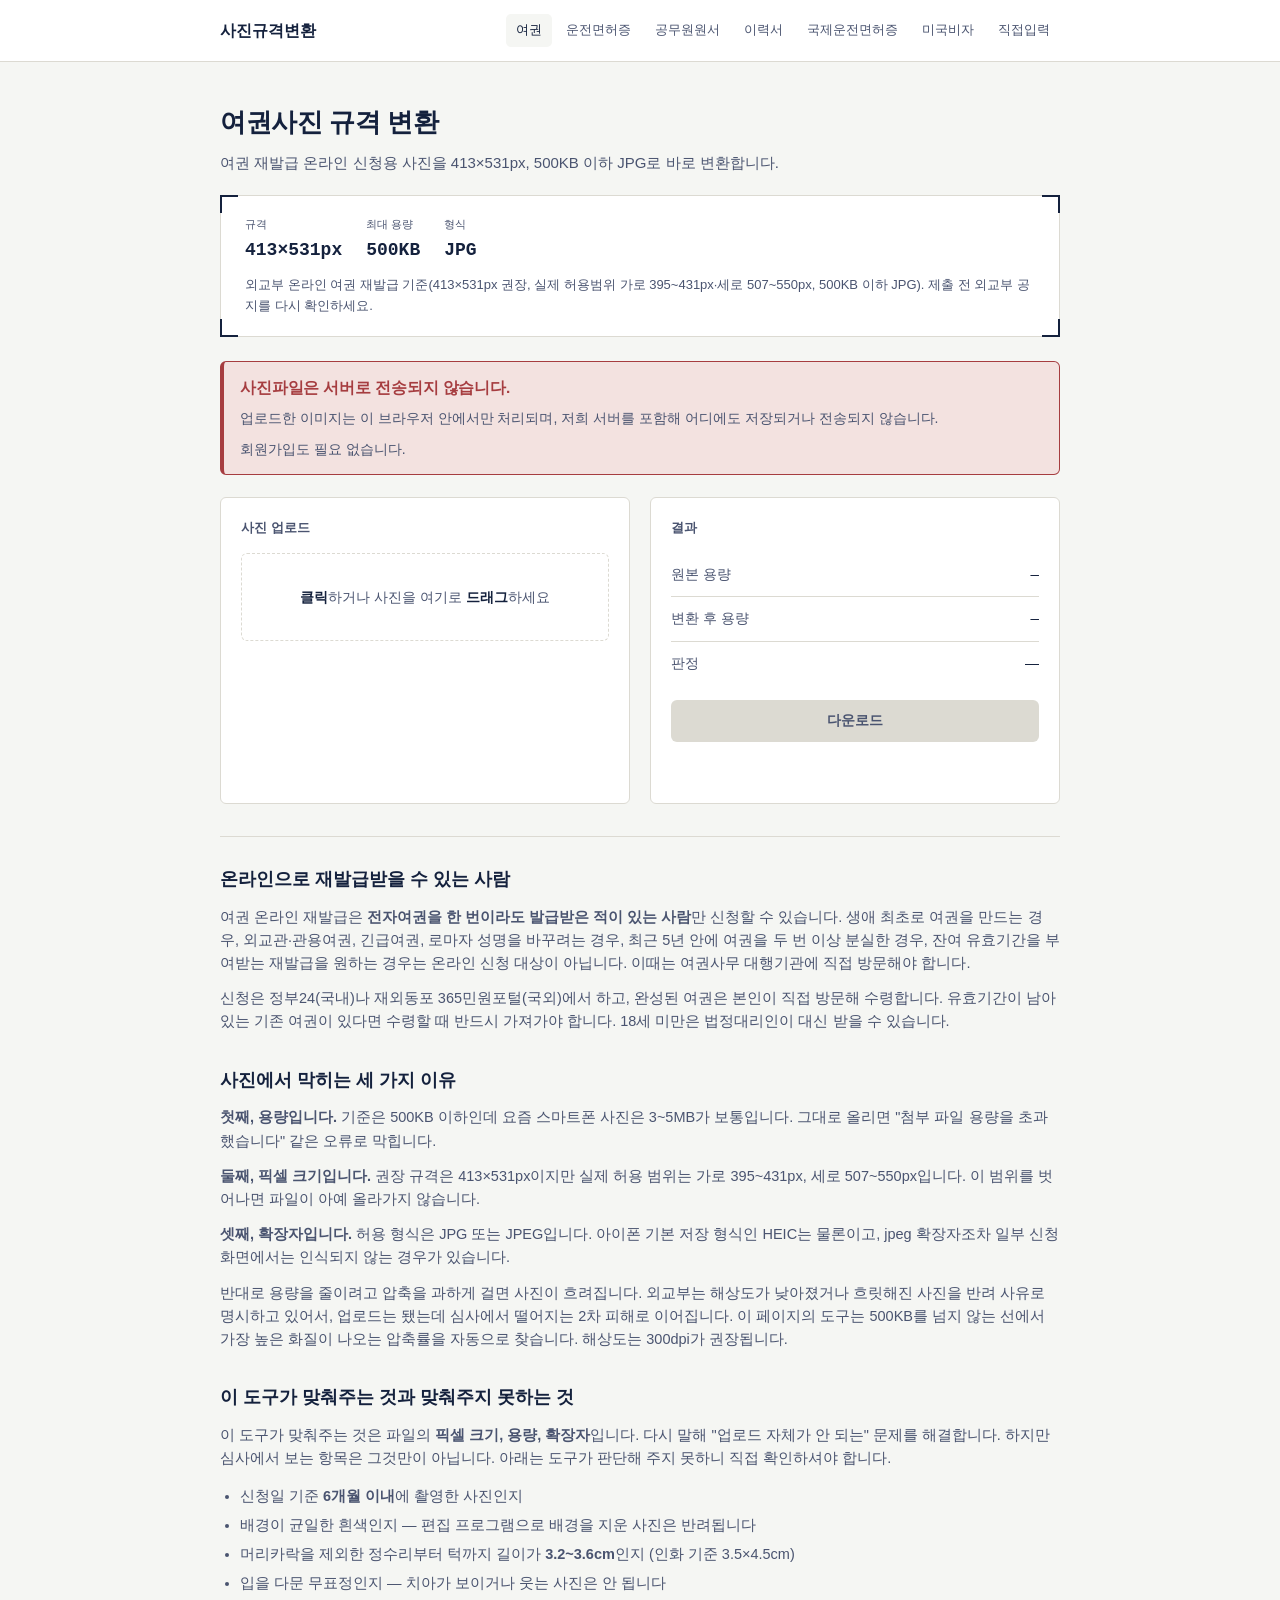
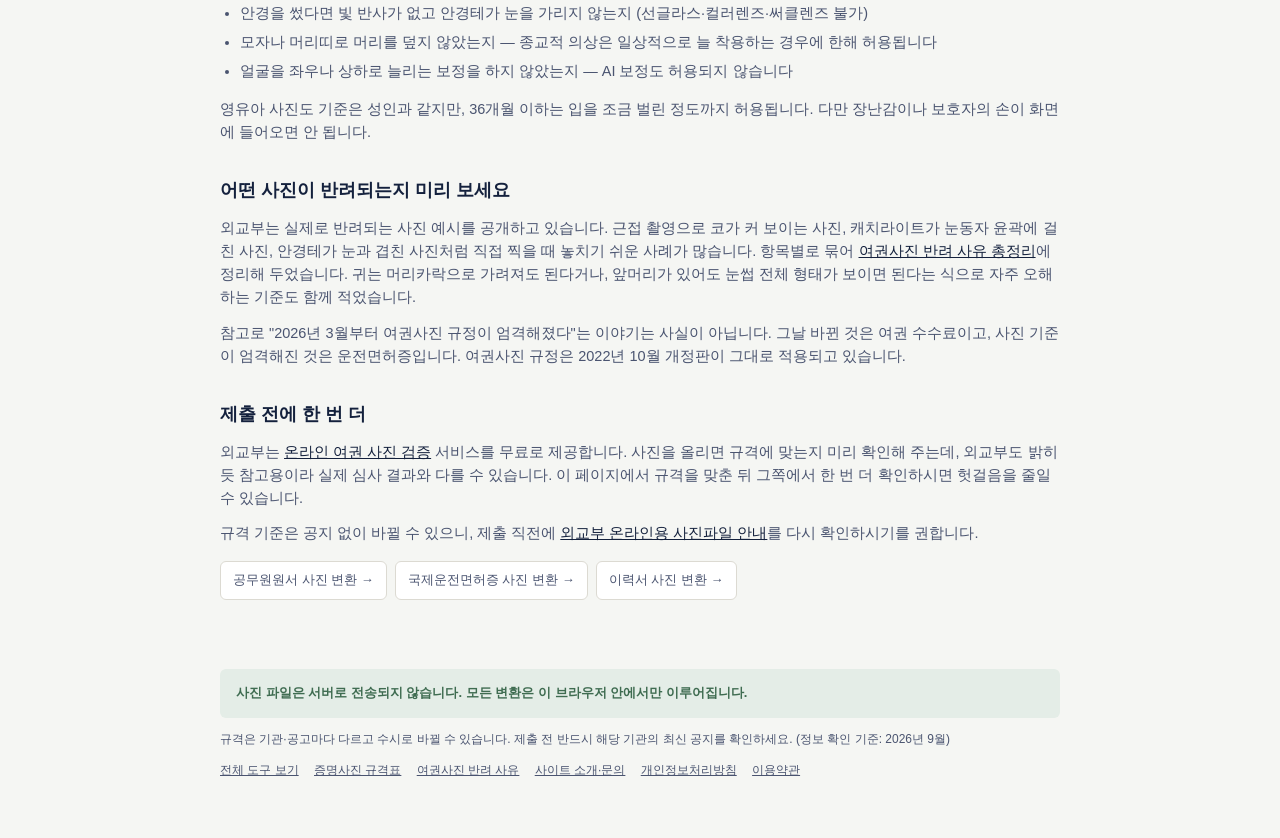
<file: passport.html>
<!DOCTYPE html>
<html lang="ko">
<head>
<meta charset="UTF-8">
<meta name="viewport" content="width=device-width, initial-scale=1.0">
<title>여권사진 규격 변환 - 413×531px, 500KB 이하 무료 JPG 변환</title>
<meta name="description" content="여권 재발급 신청용 사진을 413×531px, 500KB 이하 JPG로 무료 변환합니다. 서버 전송 없이 브라우저에서 처리됩니다.">
<link rel="canonical" href="https://photospecs.com/passport">
<meta property="og:type" content="website">
<meta property="og:site_name" content="사진규격변환">
<meta property="og:title" content="여권사진 규격 변환 - 413×531px, 500KB 이하 무료 JPG 변환">
<meta property="og:description" content="여권 재발급 온라인 신청용 사진을 413×531px, 500KB 이하 JPG로 무료 변환하세요.">
<meta property="og:url" content="https://photospecs.com/passport">
<link rel="stylesheet" href="/assets/style.css">
<script type="application/ld+json">
{
  "@context": "https://schema.org",
  "@type": "FAQPage",
  "mainEntity": [
    {
      "@type": "Question",
      "name": "여권사진 온라인 제출 규격은 어떻게 되나요?",
      "acceptedAnswer": { "@type": "Answer", "text": "가로 413px, 세로 531px 권장이며, 실제 허용 범위는 가로 395~431px, 세로 507~550px입니다. 용량은 500KB 이하 JPG 파일이어야 하고 해상도는 300dpi가 권장됩니다." }
    },
    {
      "@type": "Question",
      "name": "jpeg 확장자는 왜 업로드가 안 되나요?",
      "acceptedAnswer": { "@type": "Answer", "text": "일부 신청 화면은 jpg만 인식하고 jpeg 확장자를 받아들이지 못합니다. 아이폰 기본 저장 형식이 HEIC나 jpeg인 경우가 많아 이 문제가 자주 발생합니다. 이 도구로 변환하면 자동으로 jpg로 저장됩니다." }
    },
    {
      "@type": "Question",
      "name": "누가 온라인으로 여권을 재발급받을 수 있나요?",
      "acceptedAnswer": { "@type": "Answer", "text": "전자여권을 한 번이라도 발급받은 적이 있어야 합니다. 생애 최초 신청자, 외교관·관용여권, 긴급여권, 로마자 성명 변경, 5년 내 2회 이상 분실자, 잔여 유효기간 부여 재발급은 온라인 신청이 불가능합니다." }
    },
    {
      "@type": "Question",
      "name": "배경을 편집 프로그램으로 흰색으로 바꿔도 되나요?",
      "acceptedAnswer": { "@type": "Answer", "text": "안 됩니다. 배경은 촬영 당시부터 균일한 흰색이어야 하며, 편집 프로그램으로 배경을 제거하거나 합성한 사진은 반려됩니다. 얼굴을 늘리거나 줄이는 보정, AI 보정도 허용되지 않습니다." }
    },
    {
      "@type": "Question",
      "name": "안경을 쓰고 찍어도 되나요?",
      "acceptedAnswer": { "@type": "Answer", "text": "일반 안경은 착용할 수 있지만 안경에 빛이 반사되지 않아야 하고 안경테가 눈을 가려서는 안 됩니다. 선글라스, 색안경, 컬러렌즈, 써클렌즈는 허용되지 않습니다." }
    }
  ]
}
</script>
<style>
.trust-banner{margin:0 0 22px;padding:14px 16px;background:var(--accent-soft);border:1px solid var(--accent);border-left-width:4px;border-radius:6px}
.trust-banner strong{display:block;color:var(--accent);font-size:15.5px;font-weight:700;margin-bottom:6px;letter-spacing:-0.01em}
.trust-banner p{margin:0;font-size:14px;color:var(--ink-soft);line-height:1.6}
.trust-banner p + p{margin-top:8px}
</style>
<script async src="https://pagead2.googlesyndication.com/pagead/js/adsbygoogle.js?client=ca-pub-3077738752835712" crossorigin="anonymous"></script>
</head>
<body>

<nav class="site-nav">
  <div class="site-nav-inner">
    <a class="brand" href="/">사진규격변환</a>
    <div class="nav-links">
      <a href="/passport" aria-current="page">여권</a>
      <a href="/driver-license">운전면허증</a>
      <a href="/civil-exam">공무원원서</a>
      <a href="/resume">이력서</a>
      <a href="/intl-license">국제운전면허증</a>
      <a href="/us-visa">미국비자</a>
          <a href="/custom">직접입력</a>
    </div>
  </div>
</nav>

<header class="page-head">
  <h1>여권사진 규격 변환</h1>
  <p>여권 재발급 온라인 신청용 사진을 413×531px, 500KB 이하 JPG로 바로 변환합니다.</p>
</header>

<main>
  <div class="spec-box">
    <span class="corner-tl"></span><span class="corner-tr"></span><span class="corner-bl"></span><span class="corner-br"></span>
    <div class="spec-readout">
      <div class="spec-item"><span class="k">규격</span><span class="v mono">413×531px</span></div>
      <div class="spec-item"><span class="k">최대 용량</span><span class="v mono">500KB</span></div>
      <div class="spec-item"><span class="k">형식</span><span class="v mono">JPG</span></div>
    </div>
    <p class="spec-note">외교부 온라인 여권 재발급 기준(413×531px 권장, 실제 허용범위 가로 395~431px·세로 507~550px, 500KB 이하 JPG). 제출 전 외교부 공지를 다시 확인하세요.</p>
  </div>

  <div class="trust-banner">
    <strong>사진파일은 서버로 전송되지 않습니다.</strong>
    <p>업로드한 이미지는 이 브라우저 안에서만 처리되며, 저희 서버를 포함해 어디에도 저장되거나 전송되지 않습니다.</p>
    <p>회원가입도 필요 없습니다.</p>
  </div>

  <div class="workspace">
    <div class="panel">
      <h2>사진 업로드</h2>
      <div class="dropzone" id="dropzone">
        <p><strong>클릭</strong>하거나 사진을 여기로 <strong>드래그</strong>하세요</p>
      </div>
      <input type="file" id="fileInput" accept="image/*" style="display:none">
      <div class="preview-wrap" id="previewWrap" style="display:none">
        <img id="previewImg" alt="변환된 여권사진 미리보기">
      </div>
    </div>

    <div class="panel">
      <h2>결과</h2>
      <div class="result-row"><span class="label">원본 용량</span><span class="mono" id="origSize">—</span></div>
      <div class="result-row"><span class="label">변환 후 용량</span><span class="mono" id="convSize">—</span></div>
      <div class="result-row"><span class="label">판정</span><span id="statusBadge">—</span></div>
      <button class="download-btn" id="downloadBtn" disabled>다운로드</button>
      <p class="status-msg" id="statusMsg"></p>
    </div>
  </div>


  <article class="prose">
    <h2>온라인으로 재발급받을 수 있는 사람</h2>
    <p>여권 온라인 재발급은 <strong>전자여권을 한 번이라도 발급받은 적이 있는 사람</strong>만 신청할 수 있습니다. 생애 최초로 여권을 만드는 경우, 외교관·관용여권, 긴급여권, 로마자 성명을 바꾸려는 경우, 최근 5년 안에 여권을 두 번 이상 분실한 경우, 잔여 유효기간을 부여받는 재발급을 원하는 경우는 온라인 신청 대상이 아닙니다. 이때는 여권사무 대행기관에 직접 방문해야 합니다.</p>
    <p>신청은 정부24(국내)나 재외동포 365민원포털(국외)에서 하고, 완성된 여권은 본인이 직접 방문해 수령합니다. 유효기간이 남아 있는 기존 여권이 있다면 수령할 때 반드시 가져가야 합니다. 18세 미만은 법정대리인이 대신 받을 수 있습니다.</p>

    <h2>사진에서 막히는 세 가지 이유</h2>
    <p><strong>첫째, 용량입니다.</strong> 기준은 500KB 이하인데 요즘 스마트폰 사진은 3~5MB가 보통입니다. 그대로 올리면 "첨부 파일 용량을 초과했습니다" 같은 오류로 막힙니다.</p>
    <p><strong>둘째, 픽셀 크기입니다.</strong> 권장 규격은 413×531px이지만 실제 허용 범위는 가로 395~431px, 세로 507~550px입니다. 이 범위를 벗어나면 파일이 아예 올라가지 않습니다.</p>
    <p><strong>셋째, 확장자입니다.</strong> 허용 형식은 JPG 또는 JPEG입니다. 아이폰 기본 저장 형식인 HEIC는 물론이고, jpeg 확장자조차 일부 신청 화면에서는 인식되지 않는 경우가 있습니다.</p>
    <p>반대로 용량을 줄이려고 압축을 과하게 걸면 사진이 흐려집니다. 외교부는 해상도가 낮아졌거나 흐릿해진 사진을 반려 사유로 명시하고 있어서, 업로드는 됐는데 심사에서 떨어지는 2차 피해로 이어집니다. 이 페이지의 도구는 500KB를 넘지 않는 선에서 가장 높은 화질이 나오는 압축률을 자동으로 찾습니다. 해상도는 300dpi가 권장됩니다.</p>

    <h2>이 도구가 맞춰주는 것과 맞춰주지 못하는 것</h2>
    <p>이 도구가 맞춰주는 것은 파일의 <strong>픽셀 크기, 용량, 확장자</strong>입니다. 다시 말해 "업로드 자체가 안 되는" 문제를 해결합니다. 하지만 심사에서 보는 항목은 그것만이 아닙니다. 아래는 도구가 판단해 주지 못하니 직접 확인하셔야 합니다.</p>
    <ul>
      <li>신청일 기준 <strong>6개월 이내</strong>에 촬영한 사진인지</li>
      <li>배경이 균일한 흰색인지 — 편집 프로그램으로 배경을 지운 사진은 반려됩니다</li>
      <li>머리카락을 제외한 정수리부터 턱까지 길이가 <strong>3.2~3.6cm</strong>인지 (인화 기준 3.5×4.5cm)</li>
      <li>입을 다문 무표정인지 — 치아가 보이거나 웃는 사진은 안 됩니다</li>
      <li>안경을 썼다면 빛 반사가 없고 안경테가 눈을 가리지 않는지 (선글라스·컬러렌즈·써클렌즈 불가)</li>
      <li>모자나 머리띠로 머리를 덮지 않았는지 — 종교적 의상은 일상적으로 늘 착용하는 경우에 한해 허용됩니다</li>
      <li>얼굴을 좌우나 상하로 늘리는 보정을 하지 않았는지 — AI 보정도 허용되지 않습니다</li>
    </ul>
    <p>영유아 사진도 기준은 성인과 같지만, 36개월 이하는 입을 조금 벌린 정도까지 허용됩니다. 다만 장난감이나 보호자의 손이 화면에 들어오면 안 됩니다.</p>

    <h2>어떤 사진이 반려되는지 미리 보세요</h2>
    <p>외교부는 실제로 반려되는 사진 예시를 공개하고 있습니다. 근접 촬영으로 코가 커 보이는 사진, 캐치라이트가 눈동자 윤곽에 걸친 사진, 안경테가 눈과 겹친 사진처럼 직접 찍을 때 놓치기 쉬운 사례가 많습니다. 항목별로 묶어 <a href="/passport-photo-rejections">여권사진 반려 사유 총정리</a>에 정리해 두었습니다. 귀는 머리카락으로 가려져도 된다거나, 앞머리가 있어도 눈썹 전체 형태가 보이면 된다는 식으로 자주 오해하는 기준도 함께 적었습니다.</p>
    <p>참고로 "2026년 3월부터 여권사진 규정이 엄격해졌다"는 이야기는 사실이 아닙니다. 그날 바뀐 것은 여권 수수료이고, 사진 기준이 엄격해진 것은 운전면허증입니다. 여권사진 규정은 2022년 10월 개정판이 그대로 적용되고 있습니다.</p>

    <h2>제출 전에 한 번 더</h2>
    <p>외교부는 <a href="https://www.passport.go.kr/home/kor/onlinePhotoVerify/index.do?menuPos=33" rel="nofollow noopener" target="_blank">온라인 여권 사진 검증</a> 서비스를 무료로 제공합니다. 사진을 올리면 규격에 맞는지 미리 확인해 주는데, 외교부도 밝히듯 참고용이라 실제 심사 결과와 다를 수 있습니다. 이 페이지에서 규격을 맞춘 뒤 그쪽에서 한 번 더 확인하시면 헛걸음을 줄일 수 있습니다.</p>
    <p>규격 기준은 공지 없이 바뀔 수 있으니, 제출 직전에 <a href="https://www.passport.go.kr/home/kor/contents.do?menuPos=12" rel="nofollow noopener" target="_blank">외교부 온라인용 사진파일 안내</a>를 다시 확인하시기를 권합니다.</p>
  </article>

  <div class="related-tools">
    <a href="/civil-exam">공무원원서 사진 변환 →</a>
    <a href="/intl-license">국제운전면허증 사진 변환 →</a>
    <a href="/resume">이력서 사진 변환 →</a>
  </div>
</main>

<footer class="site-footer">
  <p class="privacy">사진 파일은 서버로 전송되지 않습니다. 모든 변환은 이 브라우저 안에서만 이루어집니다.</p>
  <p>규격은 기관·공고마다 다르고 수시로 바뀔 수 있습니다. 제출 전 반드시 해당 기관의 최신 공지를 확인하세요. (정보 확인 기준: 2026년 9월)</p>
  <nav>
    <a href="/">전체 도구 보기</a>
    <a href="/photo-size-guide">증명사진 규격표</a>
    <a href="/passport-photo-rejections">여권사진 반려 사유</a>
    <a href="/about">사이트 소개·문의</a>
    <a href="/privacy">개인정보처리방침</a>
    <a href="/terms">이용약관</a>
  </nav>
</footer>

<canvas id="workCanvas" style="display:none"></canvas>
<script src="/assets/converter.js"></script>
<script>
  window.PhotoConverter.init(() => ({
    width: 413, height: 531, maxKB: 500, format: 'image/jpeg', requireKB: false
  }));
</script>
</body>
</html>
</file>
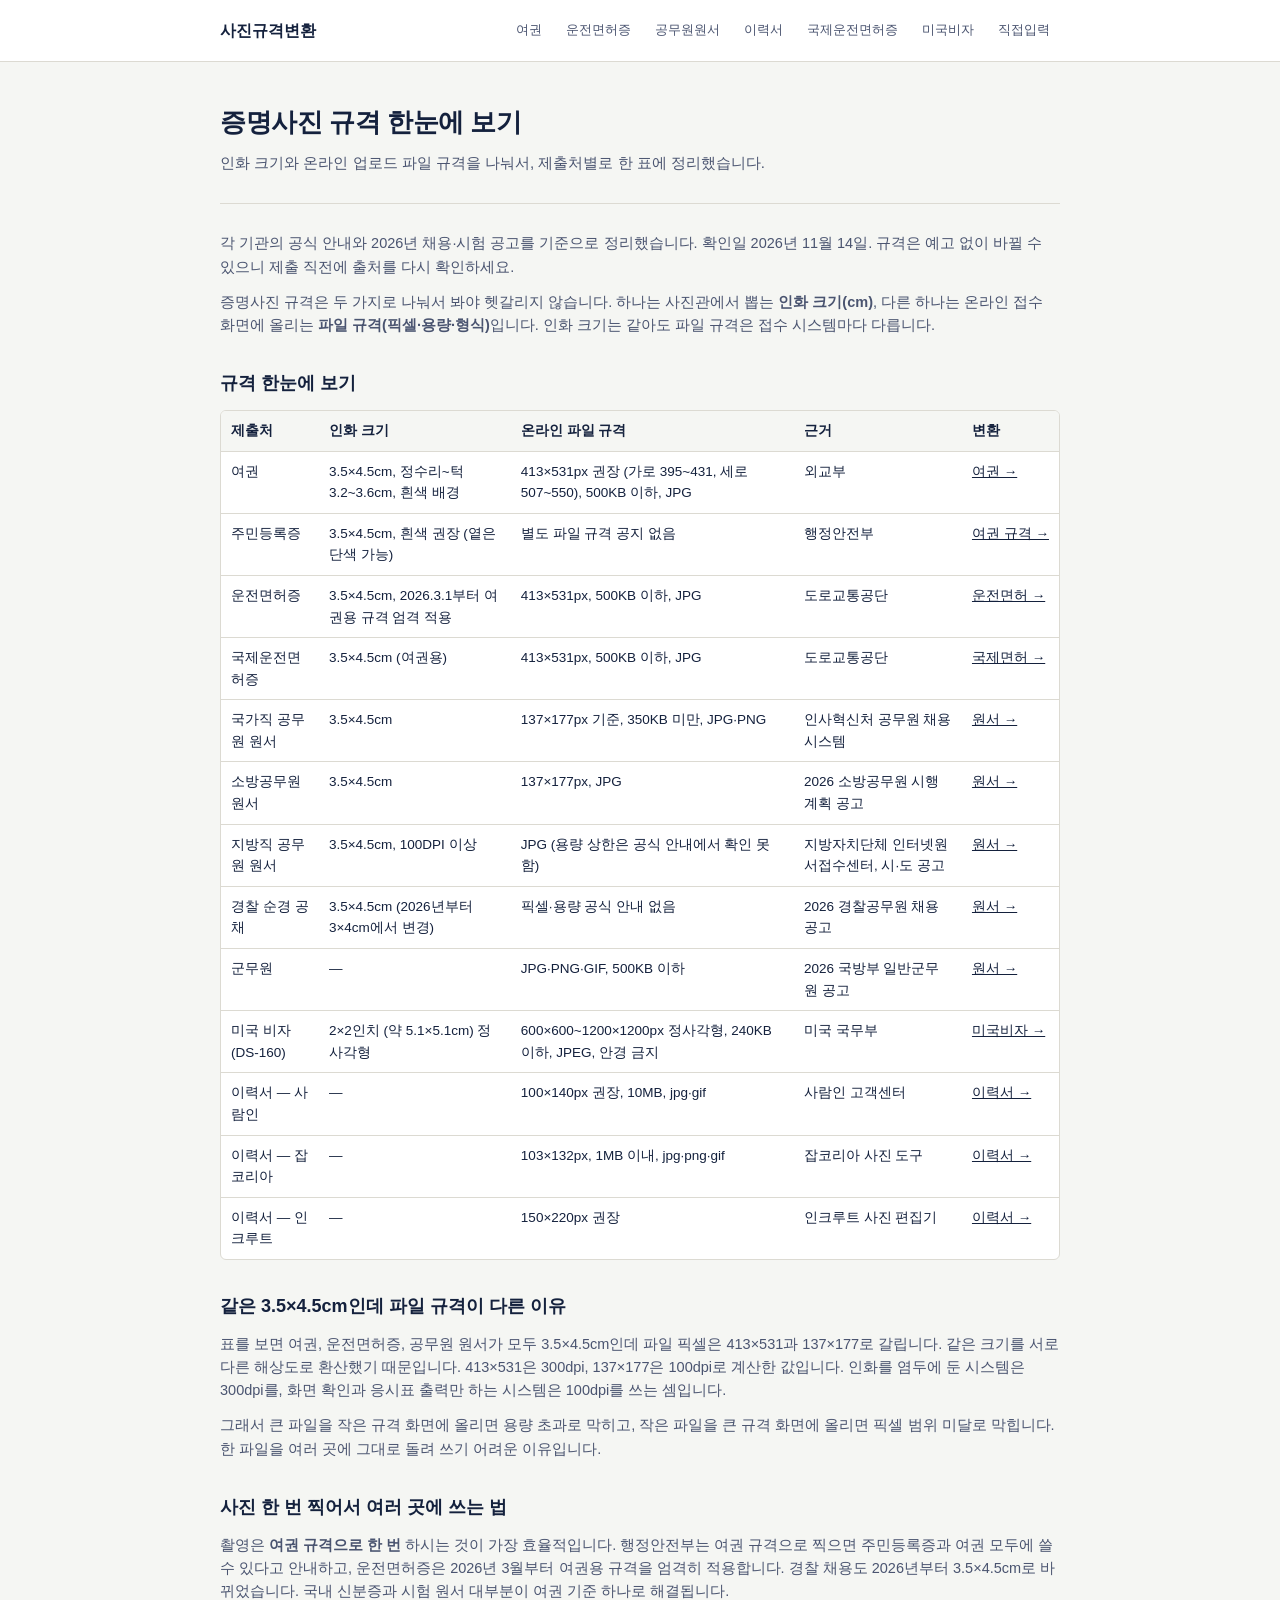
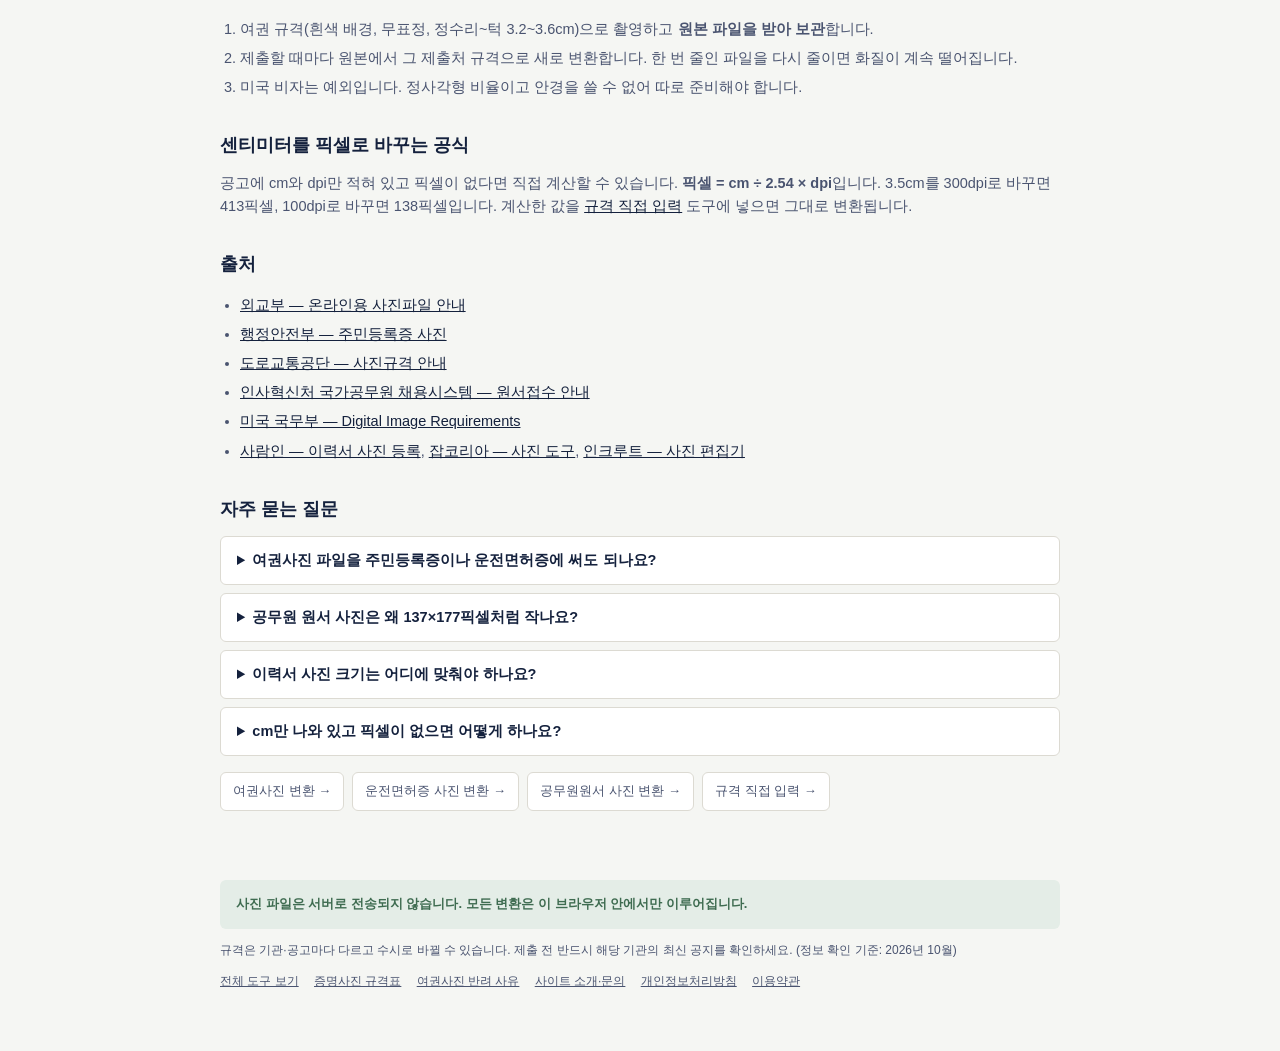
<file: photo-size-guide.html>
<!DOCTYPE html>
<html lang="ko">
<head>
<meta charset="UTF-8">
<meta name="viewport" content="width=device-width, initial-scale=1.0">
<title>증명사진 규격 한눈에 보기 — 여권·운전면허·공무원·비자·이력서 (2026)</title>
<meta name="description" content="여권·주민등록증·운전면허증·공무원 원서·미국비자·이력서 사진 규격을 인화 크기와 온라인 파일 규격으로 정리했습니다.">
<link rel="canonical" href="https://photospecs.com/photo-size-guide">
<meta property="og:type" content="article">
<meta property="og:site_name" content="사진규격변환">
<meta property="og:title" content="증명사진 규격 한눈에 보기 — 여권·운전면허·공무원·비자·이력서 (2026)">
<meta property="og:description" content="여권·주민등록증·운전면허증·공무원 원서·미국비자·이력서 사진 규격을 인화 크기와 온라인 파일 규격으로 정리했습니다.">
<meta property="og:url" content="https://photospecs.com/photo-size-guide">
<link rel="stylesheet" href="/assets/style.css">
<style>
.guide-meta{font-size:13px;color:var(--ink-soft);margin:0 0 18px}
.table-wrap{overflow-x:auto;margin:0 0 16px;border:1px solid var(--line);border-radius:6px;background:var(--panel)}
.table-wrap table{border-collapse:collapse;width:100%;min-width:640px;font-size:13.5px}
.table-wrap th,.table-wrap td{padding:9px 10px;border-bottom:1px solid var(--line);text-align:left;vertical-align:top;color:var(--ink)}
.table-wrap th{background:var(--paper);font-weight:700;white-space:nowrap}
.table-wrap tr:last-child td{border-bottom:none}
.table-wrap td a{white-space:nowrap}
article.prose ol{font-size:14.5px;color:var(--ink-soft);padding-left:20px}
.src-list{font-size:13px}
.src-list li{margin-bottom:4px}
</style>
<script type="application/ld+json">
{
 "@context": "https://schema.org",
 "@type": "Article",
 "headline": "증명사진 규격 한눈에 보기",
 "dateModified": "2026-11-14",
 "author": {
  "@type": "Organization",
  "name": "사진규격변환"
 },
 "mainEntityOfPage": "https://photospecs.com/photo-size-guide"
}
</script>
<script type="application/ld+json">
{
 "@context": "https://schema.org",
 "@type": "FAQPage",
 "mainEntity": [
  {
   "@type": "Question",
   "name": "여권사진 파일을 주민등록증이나 운전면허증에 써도 되나요?",
   "acceptedAnswer": {
    "@type": "Answer",
    "text": "됩니다. 행정안전부는 여권 규격으로 찍은 사진을 주민등록증에도 쓸 수 있다고 안내하고, 운전면허증은 2026년 3월부터 여권용 규격을 적용합니다. 다만 촬영 후 6개월이 지나지 않았는지 확인하세요."
   }
  },
  {
   "@type": "Question",
   "name": "공무원 원서 사진은 왜 137×177픽셀처럼 작나요?",
   "acceptedAnswer": {
    "@type": "Answer",
    "text": "3.5×4.5cm를 100dpi로 환산한 값이기 때문입니다. 여권의 413×531픽셀은 같은 크기를 300dpi로 환산한 값입니다."
   }
  },
  {
   "@type": "Question",
   "name": "이력서 사진 크기는 어디에 맞춰야 하나요?",
   "acceptedAnswer": {
    "@type": "Answer",
    "text": "지원하는 사이트 기준을 따르세요. 사람인은 100×140픽셀, 잡코리아는 103×132픽셀, 인크루트는 150×220픽셀을 권장합니다. 세 곳 모두 받는 형식은 jpg입니다."
   }
  },
  {
   "@type": "Question",
   "name": "cm만 나와 있고 픽셀이 없으면 어떻게 하나요?",
   "acceptedAnswer": {
    "@type": "Answer",
    "text": "픽셀 = cm ÷ 2.54 × dpi로 계산합니다. dpi가 적혀 있지 않으면 300dpi로 계산한 값이 무난하지만, 용량 제한이 작다면 접수처에 확인하세요."
   }
  }
 ]
}
</script>
<script async src="https://pagead2.googlesyndication.com/pagead/js/adsbygoogle.js?client=ca-pub-3077738752835712" crossorigin="anonymous"></script>
</head>
<body>

<nav class="site-nav">
  <div class="site-nav-inner">
    <a class="brand" href="/">사진규격변환</a>
    <div class="nav-links">
      <a href="/passport">여권</a>
      <a href="/driver-license">운전면허증</a>
      <a href="/civil-exam">공무원원서</a>
      <a href="/resume">이력서</a>
      <a href="/intl-license">국제운전면허증</a>
      <a href="/us-visa">미국비자</a>
      <a href="/custom">직접입력</a>
    </div>
  </div>
</nav>

<header class="page-head">
  <h1>증명사진 규격 한눈에 보기</h1>
  <p>인화 크기와 온라인 업로드 파일 규격을 나눠서, 제출처별로 한 표에 정리했습니다.</p>
</header>

<main>
  <article class="prose">
    <p class="guide-meta">각 기관의 공식 안내와 2026년 채용·시험 공고를 기준으로 정리했습니다. 확인일 2026년 11월 14일. 규격은 예고 없이 바뀔 수 있으니 제출 직전에 출처를 다시 확인하세요.</p>
    <p>증명사진 규격은 두 가지로 나눠서 봐야 헷갈리지 않습니다. 하나는 사진관에서 뽑는 <strong>인화 크기(cm)</strong>, 다른 하나는 온라인 접수 화면에 올리는 <strong>파일 규격(픽셀·용량·형식)</strong>입니다. 인화 크기는 같아도 파일 규격은 접수 시스템마다 다릅니다.</p>

    <h2>규격 한눈에 보기</h2>
    <div class="table-wrap">
      <table>
        <thead><tr><th>제출처</th><th>인화 크기</th><th>온라인 파일 규격</th><th>근거</th><th>변환</th></tr></thead>
        <tbody>
          <tr><td>여권</td><td>3.5×4.5cm, 정수리~턱 3.2~3.6cm, 흰색 배경</td><td>413×531px 권장 (가로 395~431, 세로 507~550), 500KB 이하, JPG</td><td>외교부</td><td><a href="/passport">여권 →</a></td></tr>
          <tr><td>주민등록증</td><td>3.5×4.5cm, 흰색 권장 (옅은 단색 가능)</td><td>별도 파일 규격 공지 없음</td><td>행정안전부</td><td><a href="/passport">여권 규격 →</a></td></tr>
          <tr><td>운전면허증</td><td>3.5×4.5cm, 2026.3.1부터 여권용 규격 엄격 적용</td><td>413×531px, 500KB 이하, JPG</td><td>도로교통공단</td><td><a href="/driver-license">운전면허 →</a></td></tr>
          <tr><td>국제운전면허증</td><td>3.5×4.5cm (여권용)</td><td>413×531px, 500KB 이하, JPG</td><td>도로교통공단</td><td><a href="/intl-license">국제면허 →</a></td></tr>
          <tr><td>국가직 공무원 원서</td><td>3.5×4.5cm</td><td>137×177px 기준, 350KB 미만, JPG·PNG</td><td>인사혁신처 공무원 채용시스템</td><td><a href="/civil-exam">원서 →</a></td></tr>
          <tr><td>소방공무원 원서</td><td>3.5×4.5cm</td><td>137×177px, JPG</td><td>2026 소방공무원 시행계획 공고</td><td><a href="/civil-exam">원서 →</a></td></tr>
          <tr><td>지방직 공무원 원서</td><td>3.5×4.5cm, 100DPI 이상</td><td>JPG (용량 상한은 공식 안내에서 확인 못 함)</td><td>지방자치단체 인터넷원서접수센터, 시·도 공고</td><td><a href="/civil-exam">원서 →</a></td></tr>
          <tr><td>경찰 순경 공채</td><td>3.5×4.5cm (2026년부터 3×4cm에서 변경)</td><td>픽셀·용량 공식 안내 없음</td><td>2026 경찰공무원 채용 공고</td><td><a href="/civil-exam">원서 →</a></td></tr>
          <tr><td>군무원</td><td>—</td><td>JPG·PNG·GIF, 500KB 이하</td><td>2026 국방부 일반군무원 공고</td><td><a href="/civil-exam">원서 →</a></td></tr>
          <tr><td>미국 비자 (DS-160)</td><td>2×2인치 (약 5.1×5.1cm) 정사각형</td><td>600×600~1200×1200px 정사각형, 240KB 이하, JPEG, 안경 금지</td><td>미국 국무부</td><td><a href="/us-visa">미국비자 →</a></td></tr>
          <tr><td>이력서 — 사람인</td><td>—</td><td>100×140px 권장, 10MB, jpg·gif</td><td>사람인 고객센터</td><td><a href="/resume">이력서 →</a></td></tr>
          <tr><td>이력서 — 잡코리아</td><td>—</td><td>103×132px, 1MB 이내, jpg·png·gif</td><td>잡코리아 사진 도구</td><td><a href="/resume">이력서 →</a></td></tr>
          <tr><td>이력서 — 인크루트</td><td>—</td><td>150×220px 권장</td><td>인크루트 사진 편집기</td><td><a href="/resume">이력서 →</a></td></tr>
        </tbody>
      </table>
    </div>

    <h2>같은 3.5×4.5cm인데 파일 규격이 다른 이유</h2>
    <p>표를 보면 여권, 운전면허증, 공무원 원서가 모두 3.5×4.5cm인데 파일 픽셀은 413×531과 137×177로 갈립니다. 같은 크기를 서로 다른 해상도로 환산했기 때문입니다. 413×531은 300dpi, 137×177은 100dpi로 계산한 값입니다. 인화를 염두에 둔 시스템은 300dpi를, 화면 확인과 응시표 출력만 하는 시스템은 100dpi를 쓰는 셈입니다.</p>
    <p>그래서 큰 파일을 작은 규격 화면에 올리면 용량 초과로 막히고, 작은 파일을 큰 규격 화면에 올리면 픽셀 범위 미달로 막힙니다. 한 파일을 여러 곳에 그대로 돌려 쓰기 어려운 이유입니다.</p>

    <h2>사진 한 번 찍어서 여러 곳에 쓰는 법</h2>
    <p>촬영은 <strong>여권 규격으로 한 번</strong> 하시는 것이 가장 효율적입니다. 행정안전부는 여권 규격으로 찍으면 주민등록증과 여권 모두에 쓸 수 있다고 안내하고, 운전면허증은 2026년 3월부터 여권용 규격을 엄격히 적용합니다. 경찰 채용도 2026년부터 3.5×4.5cm로 바뀌었습니다. 국내 신분증과 시험 원서 대부분이 여권 기준 하나로 해결됩니다.</p>
    <ol>
      <li>여권 규격(흰색 배경, 무표정, 정수리~턱 3.2~3.6cm)으로 촬영하고 <strong>원본 파일을 받아 보관</strong>합니다.</li>
      <li>제출할 때마다 원본에서 그 제출처 규격으로 새로 변환합니다. 한 번 줄인 파일을 다시 줄이면 화질이 계속 떨어집니다.</li>
      <li>미국 비자는 예외입니다. 정사각형 비율이고 안경을 쓸 수 없어 따로 준비해야 합니다.</li>
    </ol>

    <h2>센티미터를 픽셀로 바꾸는 공식</h2>
    <p>공고에 cm와 dpi만 적혀 있고 픽셀이 없다면 직접 계산할 수 있습니다. <strong>픽셀 = cm ÷ 2.54 × dpi</strong>입니다. 3.5cm를 300dpi로 바꾸면 413픽셀, 100dpi로 바꾸면 138픽셀입니다. 계산한 값을 <a href="/custom">규격 직접 입력</a> 도구에 넣으면 그대로 변환됩니다.</p>

    <h2>출처</h2>
    <ul class="src-list">
      <li><a href="https://www.passport.go.kr/home/kor/contents.do?menuPos=12" rel="nofollow noopener" target="_blank">외교부 — 온라인용 사진파일 안내</a></li>
      <li><a href="https://www.mois.go.kr/frt/sub/a06/b06/IDCard_5/screen.do" rel="nofollow noopener" target="_blank">행정안전부 — 주민등록증 사진</a></li>
      <li><a href="https://www.safedriving.or.kr/etGuide/selectEtGuide04.do" rel="nofollow noopener" target="_blank">도로교통공단 — 사진규격 안내</a></li>
      <li><a href="https://gongmuwon.gosi.kr/oprut/AppApAplfSbmsnAplfRcptGd.do" rel="nofollow noopener" target="_blank">인사혁신처 국가공무원 채용시스템 — 원서접수 안내</a></li>
      <li><a href="https://travel.state.gov/content/travel/en/us-visas/visa-information-resources/photos/digital-image-requirements.html" rel="nofollow noopener" target="_blank">미국 국무부 — Digital Image Requirements</a></li>
      <li><a href="https://www.saramin.co.kr/zf_user/help/help-word/view?idx=524" rel="nofollow noopener" target="_blank">사람인 — 이력서 사진 등록</a>, <a href="https://www.jobkorea.co.kr/service/user/tool/photo" rel="nofollow noopener" target="_blank">잡코리아 — 사진 도구</a>, <a href="https://lab.incruit.com/editor/photo/" rel="nofollow noopener" target="_blank">인크루트 — 사진 편집기</a></li>
    </ul>

    <h2>자주 묻는 질문</h2>
    <details class="faq"><summary>여권사진 파일을 주민등록증이나 운전면허증에 써도 되나요?</summary><p>됩니다. 행정안전부는 여권 규격으로 찍은 사진을 주민등록증에도 쓸 수 있다고 안내하고, 운전면허증은 2026년 3월부터 여권용 규격을 적용합니다. 다만 촬영 후 6개월이 지나지 않았는지 확인하세요.</p></details>
    <details class="faq"><summary>공무원 원서 사진은 왜 137×177픽셀처럼 작나요?</summary><p>3.5×4.5cm를 100dpi로 환산한 값이기 때문입니다. 여권의 413×531픽셀은 같은 크기를 300dpi로 환산한 값입니다.</p></details>
    <details class="faq"><summary>이력서 사진 크기는 어디에 맞춰야 하나요?</summary><p>지원하는 사이트 기준을 따르세요. 사람인은 100×140픽셀, 잡코리아는 103×132픽셀, 인크루트는 150×220픽셀을 권장합니다. 세 곳 모두 받는 형식은 jpg입니다.</p></details>
    <details class="faq"><summary>cm만 나와 있고 픽셀이 없으면 어떻게 하나요?</summary><p>픽셀 = cm ÷ 2.54 × dpi로 계산합니다. dpi가 적혀 있지 않으면 300dpi로 계산한 값이 무난하지만, 용량 제한이 작다면 접수처에 확인하세요.</p></details>
  </article>

  <div class="related-tools">
    <a href="/passport">여권사진 변환 →</a>
    <a href="/driver-license">운전면허증 사진 변환 →</a>
    <a href="/civil-exam">공무원원서 사진 변환 →</a>
    <a href="/custom">규격 직접 입력 →</a>
  </div>
</main>

<footer class="site-footer">
  <p class="privacy">사진 파일은 서버로 전송되지 않습니다. 모든 변환은 이 브라우저 안에서만 이루어집니다.</p>
  <p>규격은 기관·공고마다 다르고 수시로 바뀔 수 있습니다. 제출 전 반드시 해당 기관의 최신 공지를 확인하세요. (정보 확인 기준: 2026년 10월)</p>
  <nav>
    <a href="/">전체 도구 보기</a>
    <a href="/photo-size-guide">증명사진 규격표</a>
    <a href="/passport-photo-rejections">여권사진 반려 사유</a>
    <a href="/about">사이트 소개·문의</a>
    <a href="/privacy">개인정보처리방침</a>
    <a href="/terms">이용약관</a>
  </nav>
</footer>

</body>
</html>
</file>
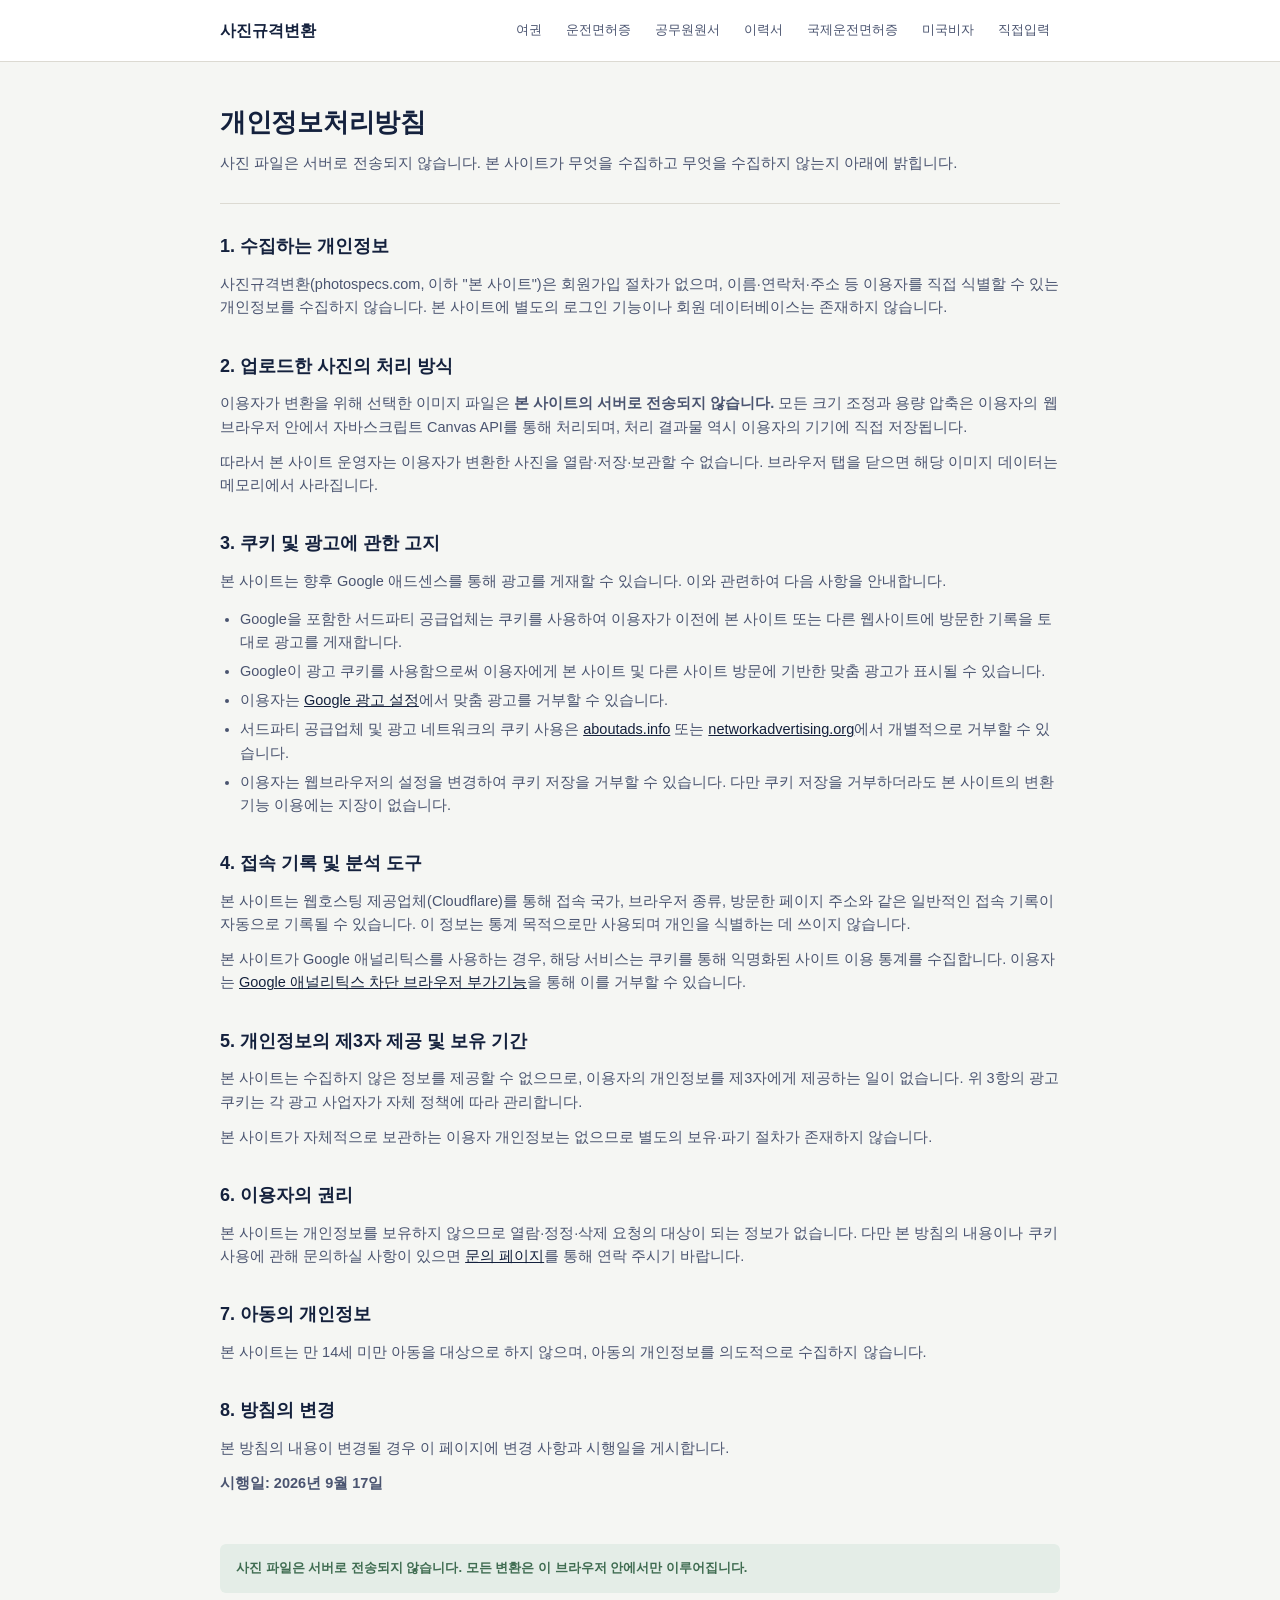
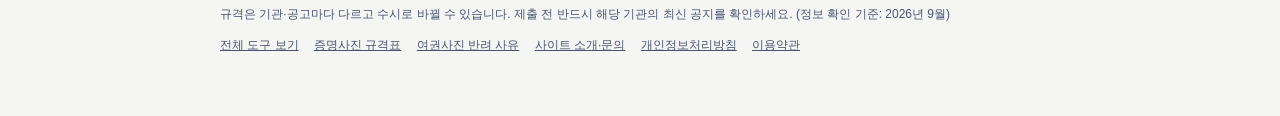
<file: privacy.html>
<!DOCTYPE html>
<html lang="ko">
<head>
<meta charset="UTF-8">
<meta name="viewport" content="width=device-width, initial-scale=1.0">
<title>개인정보처리방침 | 사진규격변환</title>
<meta name="description" content="사진규격변환(photospecs.com)의 개인정보처리방침입니다. 업로드한 사진은 서버로 전송되지 않으며 브라우저 안에서만 처리됩니다.">
<link rel="canonical" href="https://photospecs.com/privacy">
<meta property="og:type" content="website">
<meta property="og:site_name" content="사진규격변환">
<meta property="og:title" content="개인정보처리방침 | 사진규격변환">
<meta property="og:description" content="사진규격변환(photospecs.com)의 개인정보처리방침입니다. 업로드한 사진은 서버로 전송되지 않으며 브라우저 안에서만 처리됩니다.">
<meta property="og:url" content="https://photospecs.com/privacy">
<link rel="stylesheet" href="/assets/style.css">
<script async src="https://pagead2.googlesyndication.com/pagead/js/adsbygoogle.js?client=ca-pub-3077738752835712" crossorigin="anonymous"></script>
</head>
<body>

<nav class="site-nav">
  <div class="site-nav-inner">
    <a class="brand" href="/">사진규격변환</a>
    <div class="nav-links">
      <a href="/passport">여권</a>
      <a href="/driver-license">운전면허증</a>
      <a href="/civil-exam">공무원원서</a>
      <a href="/resume">이력서</a>
      <a href="/intl-license">국제운전면허증</a>
      <a href="/us-visa">미국비자</a>
      <a href="/custom">직접입력</a>
    </div>
  </div>
</nav>

<header class="page-head">
  <h1>개인정보처리방침</h1>
  <p>사진 파일은 서버로 전송되지 않습니다. 본 사이트가 무엇을 수집하고 무엇을 수집하지 않는지 아래에 밝힙니다.</p>
</header>

<main>
  <article class="prose">
    <h2>1. 수집하는 개인정보</h2>
    <p>사진규격변환(photospecs.com, 이하 "본 사이트")은 회원가입 절차가 없으며, 이름·연락처·주소 등 이용자를 직접 식별할 수 있는 개인정보를 수집하지 않습니다. 본 사이트에 별도의 로그인 기능이나 회원 데이터베이스는 존재하지 않습니다.</p>

    <h2>2. 업로드한 사진의 처리 방식</h2>
    <p>이용자가 변환을 위해 선택한 이미지 파일은 <strong>본 사이트의 서버로 전송되지 않습니다.</strong> 모든 크기 조정과 용량 압축은 이용자의 웹브라우저 안에서 자바스크립트 Canvas API를 통해 처리되며, 처리 결과물 역시 이용자의 기기에 직접 저장됩니다.</p>
    <p>따라서 본 사이트 운영자는 이용자가 변환한 사진을 열람·저장·보관할 수 없습니다. 브라우저 탭을 닫으면 해당 이미지 데이터는 메모리에서 사라집니다.</p>

    <h2>3. 쿠키 및 광고에 관한 고지</h2>
    <p>본 사이트는 향후 Google 애드센스를 통해 광고를 게재할 수 있습니다. 이와 관련하여 다음 사항을 안내합니다.</p>
    <ul>
      <li>Google을 포함한 서드파티 공급업체는 쿠키를 사용하여 이용자가 이전에 본 사이트 또는 다른 웹사이트에 방문한 기록을 토대로 광고를 게재합니다.</li>
      <li>Google이 광고 쿠키를 사용함으로써 이용자에게 본 사이트 및 다른 사이트 방문에 기반한 맞춤 광고가 표시될 수 있습니다.</li>
      <li>이용자는 <a href="https://www.google.com/settings/ads" rel="nofollow noopener" target="_blank">Google 광고 설정</a>에서 맞춤 광고를 거부할 수 있습니다.</li>
      <li>서드파티 공급업체 및 광고 네트워크의 쿠키 사용은 <a href="https://www.aboutads.info/choices/" rel="nofollow noopener" target="_blank">aboutads.info</a> 또는 <a href="https://optout.networkadvertising.org/" rel="nofollow noopener" target="_blank">networkadvertising.org</a>에서 개별적으로 거부할 수 있습니다.</li>
      <li>이용자는 웹브라우저의 설정을 변경하여 쿠키 저장을 거부할 수 있습니다. 다만 쿠키 저장을 거부하더라도 본 사이트의 변환 기능 이용에는 지장이 없습니다.</li>
    </ul>

    <h2>4. 접속 기록 및 분석 도구</h2>
    <p>본 사이트는 웹호스팅 제공업체(Cloudflare)를 통해 접속 국가, 브라우저 종류, 방문한 페이지 주소와 같은 일반적인 접속 기록이 자동으로 기록될 수 있습니다. 이 정보는 통계 목적으로만 사용되며 개인을 식별하는 데 쓰이지 않습니다.</p>
    <p>본 사이트가 Google 애널리틱스를 사용하는 경우, 해당 서비스는 쿠키를 통해 익명화된 사이트 이용 통계를 수집합니다. 이용자는 <a href="https://tools.google.com/dlpage/gaoptout" rel="nofollow noopener" target="_blank">Google 애널리틱스 차단 브라우저 부가기능</a>을 통해 이를 거부할 수 있습니다.</p>

    <h2>5. 개인정보의 제3자 제공 및 보유 기간</h2>
    <p>본 사이트는 수집하지 않은 정보를 제공할 수 없으므로, 이용자의 개인정보를 제3자에게 제공하는 일이 없습니다. 위 3항의 광고 쿠키는 각 광고 사업자가 자체 정책에 따라 관리합니다.</p>
    <p>본 사이트가 자체적으로 보관하는 이용자 개인정보는 없으므로 별도의 보유·파기 절차가 존재하지 않습니다.</p>

    <h2>6. 이용자의 권리</h2>
    <p>본 사이트는 개인정보를 보유하지 않으므로 열람·정정·삭제 요청의 대상이 되는 정보가 없습니다. 다만 본 방침의 내용이나 쿠키 사용에 관해 문의하실 사항이 있으면 <a href="/about">문의 페이지</a>를 통해 연락 주시기 바랍니다.</p>

    <h2>7. 아동의 개인정보</h2>
    <p>본 사이트는 만 14세 미만 아동을 대상으로 하지 않으며, 아동의 개인정보를 의도적으로 수집하지 않습니다.</p>

    <h2>8. 방침의 변경</h2>
    <p>본 방침의 내용이 변경될 경우 이 페이지에 변경 사항과 시행일을 게시합니다.</p>
    <p><strong>시행일: 2026년 9월 17일</strong></p>
  </article>
</main>

<footer class="site-footer">
  <p class="privacy">사진 파일은 서버로 전송되지 않습니다. 모든 변환은 이 브라우저 안에서만 이루어집니다.</p>
  <p>규격은 기관·공고마다 다르고 수시로 바뀔 수 있습니다. 제출 전 반드시 해당 기관의 최신 공지를 확인하세요. (정보 확인 기준: 2026년 9월)</p>
  <nav>
    <a href="/">전체 도구 보기</a>
    <a href="/photo-size-guide">증명사진 규격표</a>
    <a href="/passport-photo-rejections">여권사진 반려 사유</a>
    <a href="/about">사이트 소개·문의</a>
    <a href="/privacy">개인정보처리방침</a>
    <a href="/terms">이용약관</a>
  </nav>
</footer>

</body>
</html>
</file>
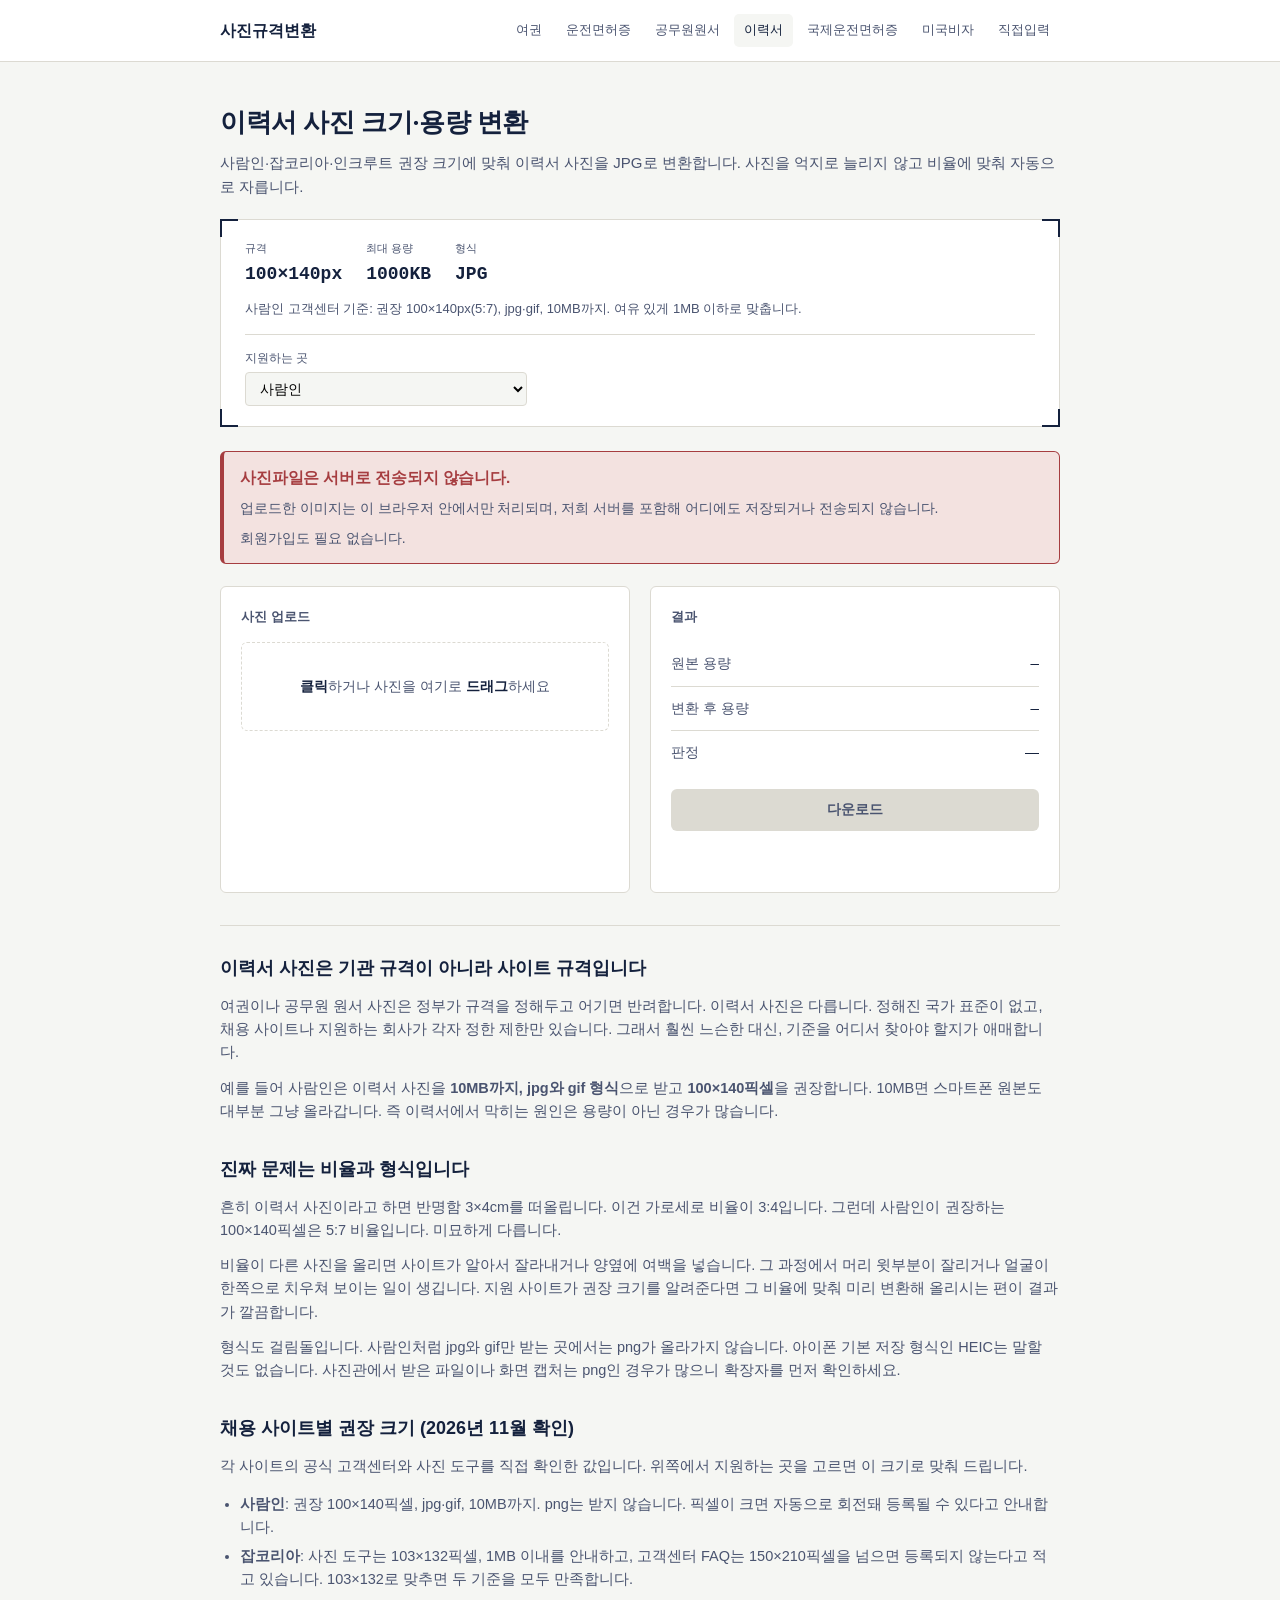
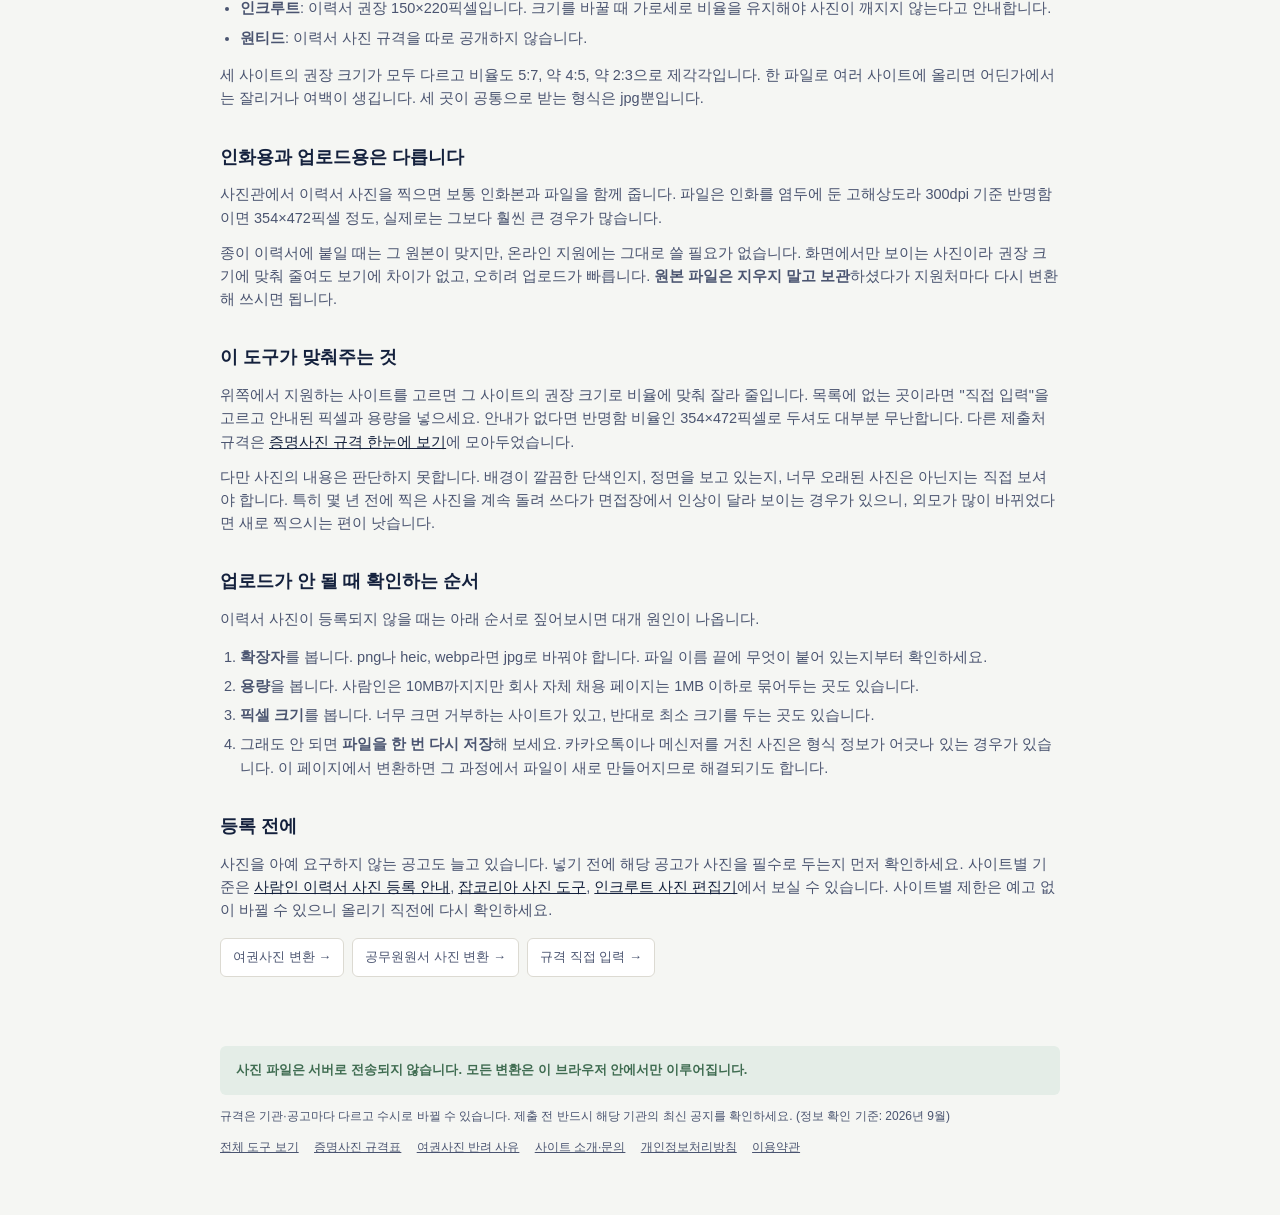
<file: resume.html>
<!DOCTYPE html>
<html lang="ko">
<head>
<meta charset="UTF-8">
<meta name="viewport" content="width=device-width, initial-scale=1.0">
<title>이력서 사진 크기 변환 - 사람인·잡코리아·인크루트 권장 크기 (2026)</title>
<meta name="description" content="이력서·자기소개서용 증명사진을 규격에 맞게 무료 변환합니다. 서버 전송 없이 브라우저에서 바로 처리됩니다.">
<link rel="canonical" href="https://photospecs.com/resume">
<meta property="og:type" content="website">
<meta property="og:site_name" content="사진규격변환">
<meta property="og:title" content="이력서 사진 크기 변환 - 사람인·잡코리아·인크루트 권장 크기 (2026)">
<meta property="og:description" content="사람인 100×140, 잡코리아 103×132, 인크루트 150×220 — 채용 사이트별 권장 크기로 이력서 사진을 무료 변환합니다.">
<meta property="og:url" content="https://photospecs.com/resume">
<link rel="stylesheet" href="/assets/style.css">
<style>
.trust-banner{margin:0 0 22px;padding:14px 16px;background:var(--accent-soft);border:1px solid var(--accent);border-left-width:4px;border-radius:6px}
.trust-banner strong{display:block;color:var(--accent);font-size:15.5px;font-weight:700;margin-bottom:6px;letter-spacing:-0.01em}
.trust-banner p{margin:0;font-size:14px;color:var(--ink-soft);line-height:1.6}
.trust-banner p + p{margin-top:8px}
.prose ol{font-size:14.5px;color:var(--ink-soft);padding-left:20px}
.prose ol li{margin-bottom:6px}
</style>
<script type="application/ld+json">
{
  "@context": "https://schema.org",
  "@type": "FAQPage",
  "mainEntity": [
    { "@type": "Question", "name": "이력서 사진 규격은 어떻게 되나요?",
      "acceptedAnswer": { "@type": "Answer", "text": "국가가 정한 표준은 없고 채용 사이트나 회사가 각자 정합니다. 사람인의 경우 10MB 이하 jpg·gif 형식에 100×140픽셀을 권장합니다. 인화용 반명함은 3×4cm이며 300dpi로 환산하면 354×472픽셀입니다." }},
    { "@type": "Question", "name": "반명함 3×4와 100×140픽셀은 왜 다른가요?",
      "acceptedAnswer": { "@type": "Answer", "text": "비율이 다릅니다. 반명함 3×4cm는 3:4 비율이고 100×140픽셀은 5:7 비율입니다. 비율이 맞지 않는 사진을 올리면 사이트가 잘라내거나 여백을 넣어 머리가 잘리거나 얼굴이 치우쳐 보일 수 있습니다." }},
    { "@type": "Question", "name": "PNG 파일이 이력서에 등록되지 않습니다",
      "acceptedAnswer": { "@type": "Answer", "text": "사람인처럼 jpg와 gif만 받는 사이트에서는 png가 등록되지 않습니다. 아이폰 기본 저장 형식인 HEIC도 마찬가지입니다. jpg로 변환한 뒤 올리셔야 합니다." }},
    { "@type": "Question", "name": "사진관에서 받은 원본을 그대로 올려도 되나요?",
      "acceptedAnswer": { "@type": "Answer", "text": "올라가기는 하지만 그럴 필요가 없습니다. 사진관 파일은 인화용 고해상도라 화면에서만 보이는 온라인 지원에는 과합니다. 권장 크기로 줄여도 보기에 차이가 없고 업로드가 빠릅니다. 원본은 보관해 두셨다가 지원처마다 다시 변환해 쓰십시오." }}
  ]
}
</script>
<script async src="https://pagead2.googlesyndication.com/pagead/js/adsbygoogle.js?client=ca-pub-3077738752835712" crossorigin="anonymous"></script>
</head>
<body>

<nav class="site-nav">
  <div class="site-nav-inner">
    <a class="brand" href="/">사진규격변환</a>
    <div class="nav-links">
      <a href="/passport">여권</a>
      <a href="/driver-license">운전면허증</a>
      <a href="/civil-exam">공무원원서</a>
      <a href="/resume" aria-current="page">이력서</a>
      <a href="/intl-license">국제운전면허증</a>
      <a href="/us-visa">미국비자</a>
          <a href="/custom">직접입력</a>
    </div>
  </div>
</nav>

<header class="page-head">
  <h1>이력서 사진 크기·용량 변환</h1>
  <p>사람인·잡코리아·인크루트 권장 크기에 맞춰 이력서 사진을 JPG로 변환합니다. 사진을 억지로 늘리지 않고 비율에 맞춰 자동으로 자릅니다.</p>
</header>

<main>
  <div class="spec-box">
    <span class="corner-tl"></span><span class="corner-tr"></span><span class="corner-bl"></span><span class="corner-br"></span>
    <div class="spec-readout">
      <div class="spec-item"><span class="k">규격</span><span class="v mono" id="rSize">100×140px</span></div>
      <div class="spec-item"><span class="k">최대 용량</span><span class="v mono" id="rKb">1000KB</span></div>
      <div class="spec-item"><span class="k">형식</span><span class="v mono">JPG</span></div>
    </div>
    <p class="spec-note" id="rNote"></p>
    <div class="custom-inputs">
      <div class="field"><label for="preset">지원하는 곳</label><select id="preset" style="width:auto;min-width:240px">
        <option value="saramin" data-w="100" data-h="140" data-kb="1000" data-note="사람인 고객센터 기준: 권장 100×140px(5:7), jpg·gif, 10MB까지. 여유 있게 1MB 이하로 맞춥니다." selected>사람인</option>
        <option value="jobkorea" data-w="103" data-h="132" data-kb="1000" data-note="잡코리아 사진 도구 기준: 103×132px, 1MB 이내. 고객센터 FAQ는 150×210px 이하를 안내하므로 두 기준을 모두 만족합니다.">잡코리아</option>
        <option value="incruit" data-w="150" data-h="220" data-kb="1000" data-note="인크루트 사진 편집기 기준: 이력서 권장 150×220px.">인크루트</option>
        <option value="print" data-w="354" data-h="472" data-kb="1000" data-note="반명함 3×4cm를 300dpi로 환산한 354×472px입니다. 회사 자체 지원 페이지에 별도 안내가 없을 때 무난합니다.">반명함 3×4cm (회사 자체 양식·인화용)</option>
        <option value="custom" data-w="0" data-h="0" data-kb="0" data-note="지원처가 안내한 픽셀과 용량을 아래에 넣으세요. 바꾼 뒤에는 사진을 다시 올리면 새 규격으로 변환됩니다.">직접 입력</option>
      </select></div>
    </div>
    <div class="custom-inputs" id="customInputs" style="display:none">
      <div class="field"><label for="cWidth">가로(px)</label><input type="number" id="cWidth" min="10" value="354"></div>
      <div class="field"><label for="cHeight">세로(px)</label><input type="number" id="cHeight" min="10" value="472"></div>
      <div class="field"><label for="cKb">최대 용량(KB)</label><input type="number" id="cKb" min="10" value="1000"></div>
    </div>
  </div>

  <div class="trust-banner">
    <strong>사진파일은 서버로 전송되지 않습니다.</strong>
    <p>업로드한 이미지는 이 브라우저 안에서만 처리되며, 저희 서버를 포함해 어디에도 저장되거나 전송되지 않습니다.</p>
    <p>회원가입도 필요 없습니다.</p>
  </div>

  <div class="workspace">
    <div class="panel">
      <h2>사진 업로드</h2>
      <div class="dropzone" id="dropzone">
        <p><strong>클릭</strong>하거나 사진을 여기로 <strong>드래그</strong>하세요</p>
      </div>
      <input type="file" id="fileInput" accept="image/*" style="display:none">
      <div class="preview-wrap" id="previewWrap" style="display:none">
        <img id="previewImg" alt="변환된 이력서 사진 미리보기">
      </div>
    </div>

    <div class="panel">
      <h2>결과</h2>
      <div class="result-row"><span class="label">원본 용량</span><span class="mono" id="origSize">—</span></div>
      <div class="result-row"><span class="label">변환 후 용량</span><span class="mono" id="convSize">—</span></div>
      <div class="result-row"><span class="label">판정</span><span id="statusBadge">—</span></div>
      <button class="download-btn" id="downloadBtn" disabled>다운로드</button>
      <p class="status-msg" id="statusMsg"></p>
    </div>
  </div>


  <article class="prose">
    <h2>이력서 사진은 기관 규격이 아니라 사이트 규격입니다</h2>
    <p>여권이나 공무원 원서 사진은 정부가 규격을 정해두고 어기면 반려합니다. 이력서 사진은 다릅니다. 정해진 국가 표준이 없고, 채용 사이트나 지원하는 회사가 각자 정한 제한만 있습니다. 그래서 훨씬 느슨한 대신, 기준을 어디서 찾아야 할지가 애매합니다.</p>
    <p>예를 들어 사람인은 이력서 사진을 <strong>10MB까지, jpg와 gif 형식</strong>으로 받고 <strong>100×140픽셀</strong>을 권장합니다. 10MB면 스마트폰 원본도 대부분 그냥 올라갑니다. 즉 이력서에서 막히는 원인은 용량이 아닌 경우가 많습니다.</p>

    <h2>진짜 문제는 비율과 형식입니다</h2>
    <p>흔히 이력서 사진이라고 하면 반명함 3×4cm를 떠올립니다. 이건 가로세로 비율이 3:4입니다. 그런데 사람인이 권장하는 100×140픽셀은 5:7 비율입니다. 미묘하게 다릅니다.</p>
    <p>비율이 다른 사진을 올리면 사이트가 알아서 잘라내거나 양옆에 여백을 넣습니다. 그 과정에서 머리 윗부분이 잘리거나 얼굴이 한쪽으로 치우쳐 보이는 일이 생깁니다. 지원 사이트가 권장 크기를 알려준다면 그 비율에 맞춰 미리 변환해 올리시는 편이 결과가 깔끔합니다.</p>
    <p>형식도 걸림돌입니다. 사람인처럼 jpg와 gif만 받는 곳에서는 png가 올라가지 않습니다. 아이폰 기본 저장 형식인 HEIC는 말할 것도 없습니다. 사진관에서 받은 파일이나 화면 캡처는 png인 경우가 많으니 확장자를 먼저 확인하세요.</p>

    <h2>채용 사이트별 권장 크기 (2026년 11월 확인)</h2>
    <p>각 사이트의 공식 고객센터와 사진 도구를 직접 확인한 값입니다. 위쪽에서 지원하는 곳을 고르면 이 크기로 맞춰 드립니다.</p>
    <ul>
      <li><strong>사람인</strong>: 권장 100×140픽셀, jpg·gif, 10MB까지. png는 받지 않습니다. 픽셀이 크면 자동으로 회전돼 등록될 수 있다고 안내합니다.</li>
      <li><strong>잡코리아</strong>: 사진 도구는 103×132픽셀, 1MB 이내를 안내하고, 고객센터 FAQ는 150×210픽셀을 넘으면 등록되지 않는다고 적고 있습니다. 103×132로 맞추면 두 기준을 모두 만족합니다.</li>
      <li><strong>인크루트</strong>: 이력서 권장 150×220픽셀입니다. 크기를 바꿀 때 가로세로 비율을 유지해야 사진이 깨지지 않는다고 안내합니다.</li>
      <li><strong>원티드</strong>: 이력서 사진 규격을 따로 공개하지 않습니다.</li>
    </ul>
    <p>세 사이트의 권장 크기가 모두 다르고 비율도 5:7, 약 4:5, 약 2:3으로 제각각입니다. 한 파일로 여러 사이트에 올리면 어딘가에서는 잘리거나 여백이 생깁니다. 세 곳이 공통으로 받는 형식은 jpg뿐입니다.</p>

    <h2>인화용과 업로드용은 다릅니다</h2>
    <p>사진관에서 이력서 사진을 찍으면 보통 인화본과 파일을 함께 줍니다. 파일은 인화를 염두에 둔 고해상도라 300dpi 기준 반명함이면 354×472픽셀 정도, 실제로는 그보다 훨씬 큰 경우가 많습니다.</p>
    <p>종이 이력서에 붙일 때는 그 원본이 맞지만, 온라인 지원에는 그대로 쓸 필요가 없습니다. 화면에서만 보이는 사진이라 권장 크기에 맞춰 줄여도 보기에 차이가 없고, 오히려 업로드가 빠릅니다. <strong>원본 파일은 지우지 말고 보관</strong>하셨다가 지원처마다 다시 변환해 쓰시면 됩니다.</p>

    <h2>이 도구가 맞춰주는 것</h2>
    <p>위쪽에서 지원하는 사이트를 고르면 그 사이트의 권장 크기로 비율에 맞춰 잘라 줄입니다. 목록에 없는 곳이라면 "직접 입력"을 고르고 안내된 픽셀과 용량을 넣으세요. 안내가 없다면 반명함 비율인 354×472픽셀로 두셔도 대부분 무난합니다. 다른 제출처 규격은 <a href="/photo-size-guide">증명사진 규격 한눈에 보기</a>에 모아두었습니다.</p>
    <p>다만 사진의 내용은 판단하지 못합니다. 배경이 깔끔한 단색인지, 정면을 보고 있는지, 너무 오래된 사진은 아닌지는 직접 보셔야 합니다. 특히 몇 년 전에 찍은 사진을 계속 돌려 쓰다가 면접장에서 인상이 달라 보이는 경우가 있으니, 외모가 많이 바뀌었다면 새로 찍으시는 편이 낫습니다.</p>

<h2>업로드가 안 될 때 확인하는 순서</h2>
    <p>이력서 사진이 등록되지 않을 때는 아래 순서로 짚어보시면 대개 원인이 나옵니다.</p>
    <ol>
      <li><strong>확장자</strong>를 봅니다. png나 heic, webp라면 jpg로 바꿔야 합니다. 파일 이름 끝에 무엇이 붙어 있는지부터 확인하세요.</li>
      <li><strong>용량</strong>을 봅니다. 사람인은 10MB까지지만 회사 자체 채용 페이지는 1MB 이하로 묶어두는 곳도 있습니다.</li>
      <li><strong>픽셀 크기</strong>를 봅니다. 너무 크면 거부하는 사이트가 있고, 반대로 최소 크기를 두는 곳도 있습니다.</li>
      <li>그래도 안 되면 <strong>파일을 한 번 다시 저장</strong>해 보세요. 카카오톡이나 메신저를 거친 사진은 형식 정보가 어긋나 있는 경우가 있습니다. 이 페이지에서 변환하면 그 과정에서 파일이 새로 만들어지므로 해결되기도 합니다.</li>
    </ol>

    <h2>등록 전에</h2>
    <p>사진을 아예 요구하지 않는 공고도 늘고 있습니다. 넣기 전에 해당 공고가 사진을 필수로 두는지 먼저 확인하세요. 사이트별 기준은 <a href="https://www.saramin.co.kr/zf_user/help/help-word/view?idx=524" rel="nofollow noopener" target="_blank">사람인 이력서 사진 등록 안내</a>, <a href="https://www.jobkorea.co.kr/service/user/tool/photo" rel="nofollow noopener" target="_blank">잡코리아 사진 도구</a>, <a href="https://lab.incruit.com/editor/photo/" rel="nofollow noopener" target="_blank">인크루트 사진 편집기</a>에서 보실 수 있습니다. 사이트별 제한은 예고 없이 바뀔 수 있으니 올리기 직전에 다시 확인하세요.</p>
  </article>

  <div class="related-tools">
    <a href="/passport">여권사진 변환 →</a>
    <a href="/civil-exam">공무원원서 사진 변환 →</a>
    <a href="/custom">규격 직접 입력 →</a>
  </div>
</main>

<footer class="site-footer">
  <p class="privacy">사진 파일은 서버로 전송되지 않습니다. 모든 변환은 이 브라우저 안에서만 이루어집니다.</p>
  <p>규격은 기관·공고마다 다르고 수시로 바뀔 수 있습니다. 제출 전 반드시 해당 기관의 최신 공지를 확인하세요. (정보 확인 기준: 2026년 9월)</p>
  <nav>
    <a href="/">전체 도구 보기</a>
    <a href="/photo-size-guide">증명사진 규격표</a>
    <a href="/passport-photo-rejections">여권사진 반려 사유</a>
    <a href="/about">사이트 소개·문의</a>
    <a href="/privacy">개인정보처리방침</a>
    <a href="/terms">이용약관</a>
  </nav>
</footer>

<canvas id="workCanvas" style="display:none"></canvas>
<script src="/assets/converter.js"></script>
<script>
  (function () {
    const sel = document.getElementById('preset');
    const box = document.getElementById('customInputs');
    function cur() { return sel.options[sel.selectedIndex]; }
    function paint() {
      const o = cur();
      const custom = o.value === 'custom';
      if (box) box.style.display = custom ? 'flex' : 'none';
      document.getElementById('rSize').textContent = custom ? '직접 입력' : o.dataset.w + '×' + o.dataset.h + 'px';
      document.getElementById('rKb').textContent = custom ? '직접 입력' : o.dataset.kb + 'KB';
      document.getElementById('rNote').textContent = o.dataset.note;
    }
    sel.addEventListener('change', paint);
    paint();
    window.__presetSpec = function () {
      const o = cur();
      if (o.value === 'custom') {
        const w = parseInt(document.getElementById('cWidth').value, 10);
        const h = parseInt(document.getElementById('cHeight').value, 10);
        const kb = parseInt(document.getElementById('cKb').value, 10);
        return { width: isNaN(w) ? null : w, height: isNaN(h) ? null : h, maxKB: isNaN(kb) ? null : kb, format: 'image/jpeg', requireKB: false };
      }
      return { width: +o.dataset.w, height: +o.dataset.h, maxKB: +o.dataset.kb, format: 'image/jpeg', requireKB: false };
    };
  })();
  window.PhotoConverter.init(() => window.__presetSpec());
</script>
</body>
</html>
</file>
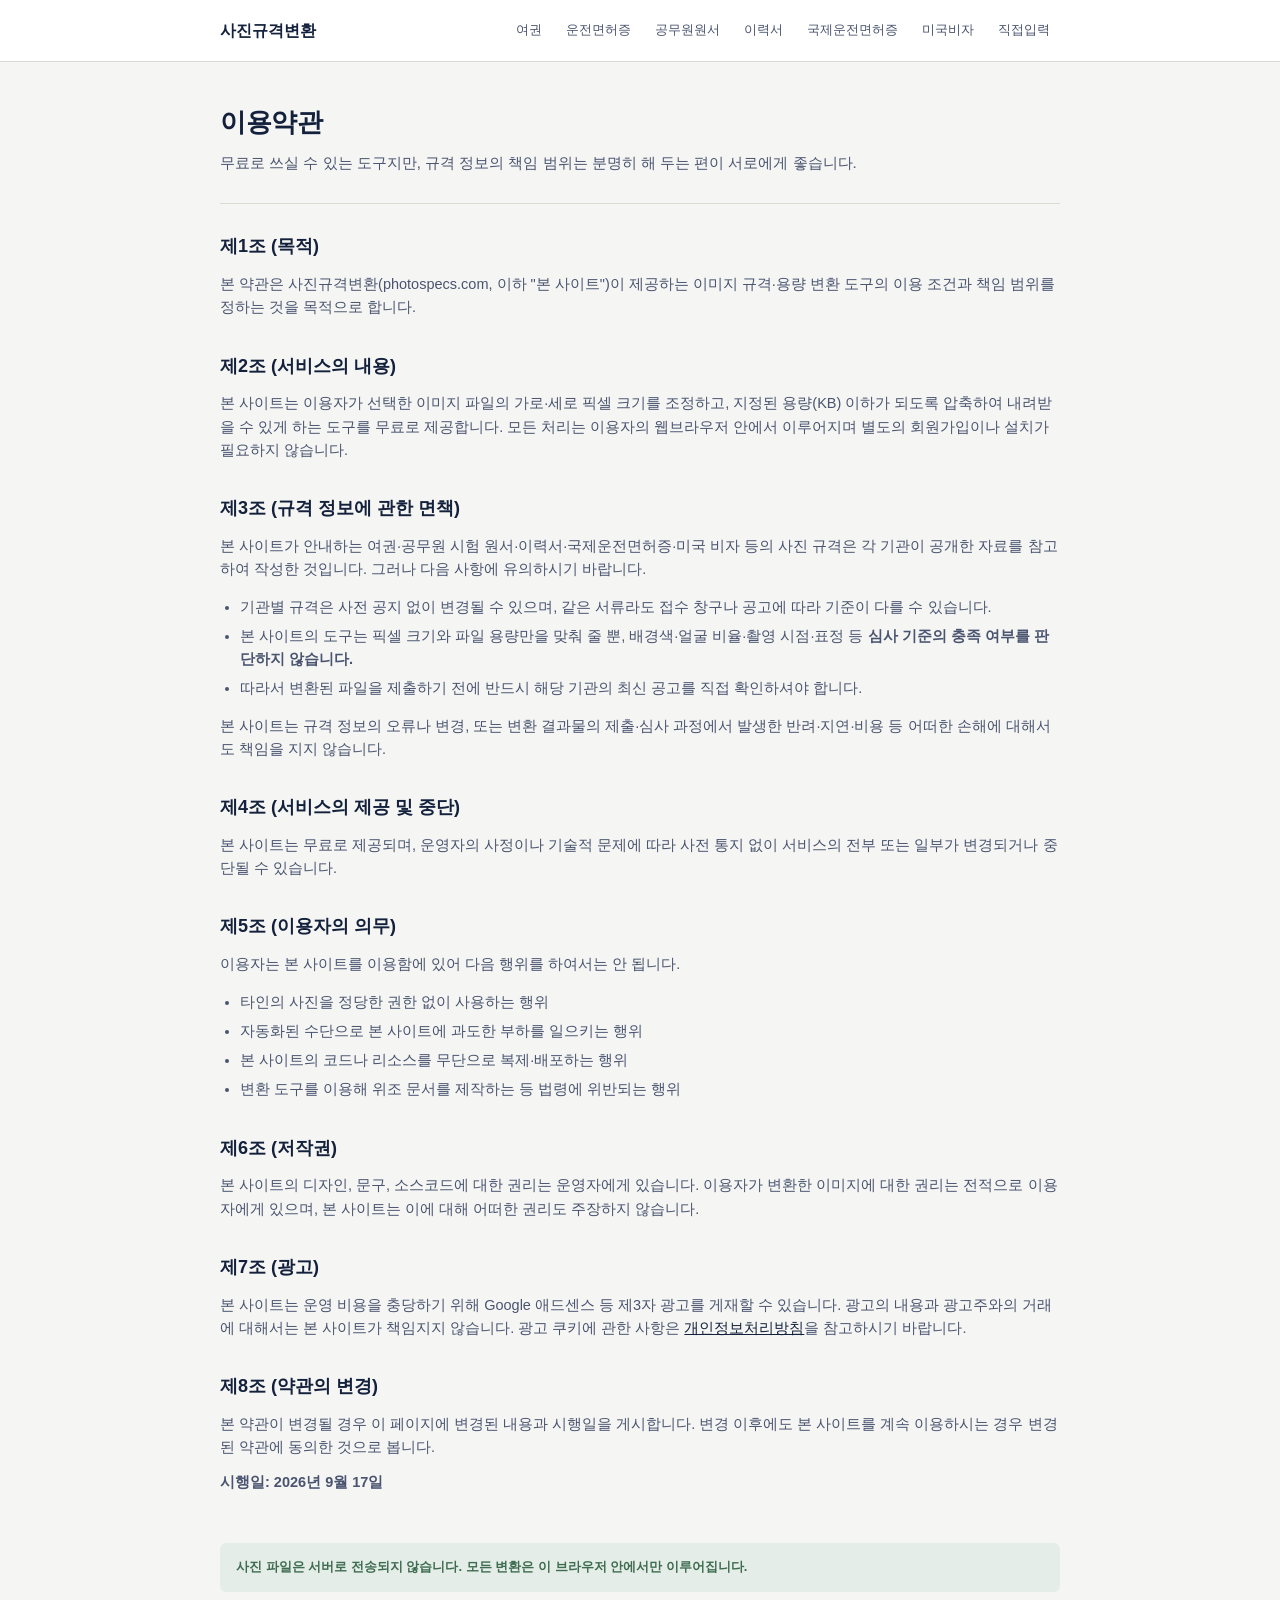
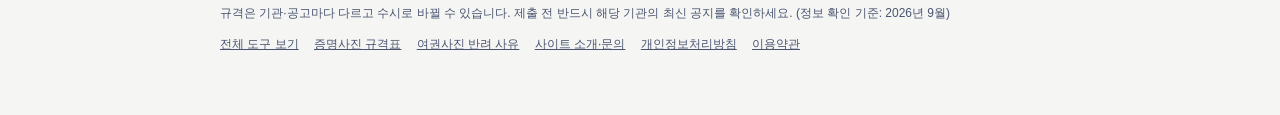
<file: terms.html>
<!DOCTYPE html>
<html lang="ko">
<head>
<meta charset="UTF-8">
<meta name="viewport" content="width=device-width, initial-scale=1.0">
<title>이용약관 | 사진규격변환</title>
<meta name="description" content="사진규격변환(photospecs.com)의 이용약관입니다. 무료 변환 도구의 이용 조건과 규격 정보에 관한 면책 범위를 안내합니다.">
<link rel="canonical" href="https://photospecs.com/terms">
<meta property="og:type" content="website">
<meta property="og:site_name" content="사진규격변환">
<meta property="og:title" content="이용약관 | 사진규격변환">
<meta property="og:description" content="사진규격변환(photospecs.com)의 이용약관입니다. 무료 변환 도구의 이용 조건과 규격 정보에 관한 면책 범위를 안내합니다.">
<meta property="og:url" content="https://photospecs.com/terms">
<link rel="stylesheet" href="/assets/style.css">
<script async src="https://pagead2.googlesyndication.com/pagead/js/adsbygoogle.js?client=ca-pub-3077738752835712" crossorigin="anonymous"></script>
</head>
<body>

<nav class="site-nav">
  <div class="site-nav-inner">
    <a class="brand" href="/">사진규격변환</a>
    <div class="nav-links">
      <a href="/passport">여권</a>
      <a href="/driver-license">운전면허증</a>
      <a href="/civil-exam">공무원원서</a>
      <a href="/resume">이력서</a>
      <a href="/intl-license">국제운전면허증</a>
      <a href="/us-visa">미국비자</a>
      <a href="/custom">직접입력</a>
    </div>
  </div>
</nav>

<header class="page-head">
  <h1>이용약관</h1>
  <p>무료로 쓰실 수 있는 도구지만, 규격 정보의 책임 범위는 분명히 해 두는 편이 서로에게 좋습니다.</p>
</header>

<main>
  <article class="prose">
    <h2>제1조 (목적)</h2>
    <p>본 약관은 사진규격변환(photospecs.com, 이하 "본 사이트")이 제공하는 이미지 규격·용량 변환 도구의 이용 조건과 책임 범위를 정하는 것을 목적으로 합니다.</p>

    <h2>제2조 (서비스의 내용)</h2>
    <p>본 사이트는 이용자가 선택한 이미지 파일의 가로·세로 픽셀 크기를 조정하고, 지정된 용량(KB) 이하가 되도록 압축하여 내려받을 수 있게 하는 도구를 무료로 제공합니다. 모든 처리는 이용자의 웹브라우저 안에서 이루어지며 별도의 회원가입이나 설치가 필요하지 않습니다.</p>

    <h2>제3조 (규격 정보에 관한 면책)</h2>
    <p>본 사이트가 안내하는 여권·공무원 시험 원서·이력서·국제운전면허증·미국 비자 등의 사진 규격은 각 기관이 공개한 자료를 참고하여 작성한 것입니다. 그러나 다음 사항에 유의하시기 바랍니다.</p>
    <ul>
      <li>기관별 규격은 사전 공지 없이 변경될 수 있으며, 같은 서류라도 접수 창구나 공고에 따라 기준이 다를 수 있습니다.</li>
      <li>본 사이트의 도구는 픽셀 크기와 파일 용량만을 맞춰 줄 뿐, 배경색·얼굴 비율·촬영 시점·표정 등 <strong>심사 기준의 충족 여부를 판단하지 않습니다.</strong></li>
      <li>따라서 변환된 파일을 제출하기 전에 반드시 해당 기관의 최신 공고를 직접 확인하셔야 합니다.</li>
    </ul>
    <p>본 사이트는 규격 정보의 오류나 변경, 또는 변환 결과물의 제출·심사 과정에서 발생한 반려·지연·비용 등 어떠한 손해에 대해서도 책임을 지지 않습니다.</p>

    <h2>제4조 (서비스의 제공 및 중단)</h2>
    <p>본 사이트는 무료로 제공되며, 운영자의 사정이나 기술적 문제에 따라 사전 통지 없이 서비스의 전부 또는 일부가 변경되거나 중단될 수 있습니다.</p>

    <h2>제5조 (이용자의 의무)</h2>
    <p>이용자는 본 사이트를 이용함에 있어 다음 행위를 하여서는 안 됩니다.</p>
    <ul>
      <li>타인의 사진을 정당한 권한 없이 사용하는 행위</li>
      <li>자동화된 수단으로 본 사이트에 과도한 부하를 일으키는 행위</li>
      <li>본 사이트의 코드나 리소스를 무단으로 복제·배포하는 행위</li>
      <li>변환 도구를 이용해 위조 문서를 제작하는 등 법령에 위반되는 행위</li>
    </ul>

    <h2>제6조 (저작권)</h2>
    <p>본 사이트의 디자인, 문구, 소스코드에 대한 권리는 운영자에게 있습니다. 이용자가 변환한 이미지에 대한 권리는 전적으로 이용자에게 있으며, 본 사이트는 이에 대해 어떠한 권리도 주장하지 않습니다.</p>

    <h2>제7조 (광고)</h2>
    <p>본 사이트는 운영 비용을 충당하기 위해 Google 애드센스 등 제3자 광고를 게재할 수 있습니다. 광고의 내용과 광고주와의 거래에 대해서는 본 사이트가 책임지지 않습니다. 광고 쿠키에 관한 사항은 <a href="/privacy">개인정보처리방침</a>을 참고하시기 바랍니다.</p>

    <h2>제8조 (약관의 변경)</h2>
    <p>본 약관이 변경될 경우 이 페이지에 변경된 내용과 시행일을 게시합니다. 변경 이후에도 본 사이트를 계속 이용하시는 경우 변경된 약관에 동의한 것으로 봅니다.</p>
    <p><strong>시행일: 2026년 9월 17일</strong></p>
  </article>
</main>

<footer class="site-footer">
  <p class="privacy">사진 파일은 서버로 전송되지 않습니다. 모든 변환은 이 브라우저 안에서만 이루어집니다.</p>
  <p>규격은 기관·공고마다 다르고 수시로 바뀔 수 있습니다. 제출 전 반드시 해당 기관의 최신 공지를 확인하세요. (정보 확인 기준: 2026년 9월)</p>
  <nav>
    <a href="/">전체 도구 보기</a>
    <a href="/photo-size-guide">증명사진 규격표</a>
    <a href="/passport-photo-rejections">여권사진 반려 사유</a>
    <a href="/about">사이트 소개·문의</a>
    <a href="/privacy">개인정보처리방침</a>
    <a href="/terms">이용약관</a>
  </nav>
</footer>

</body>
</html>
</file>
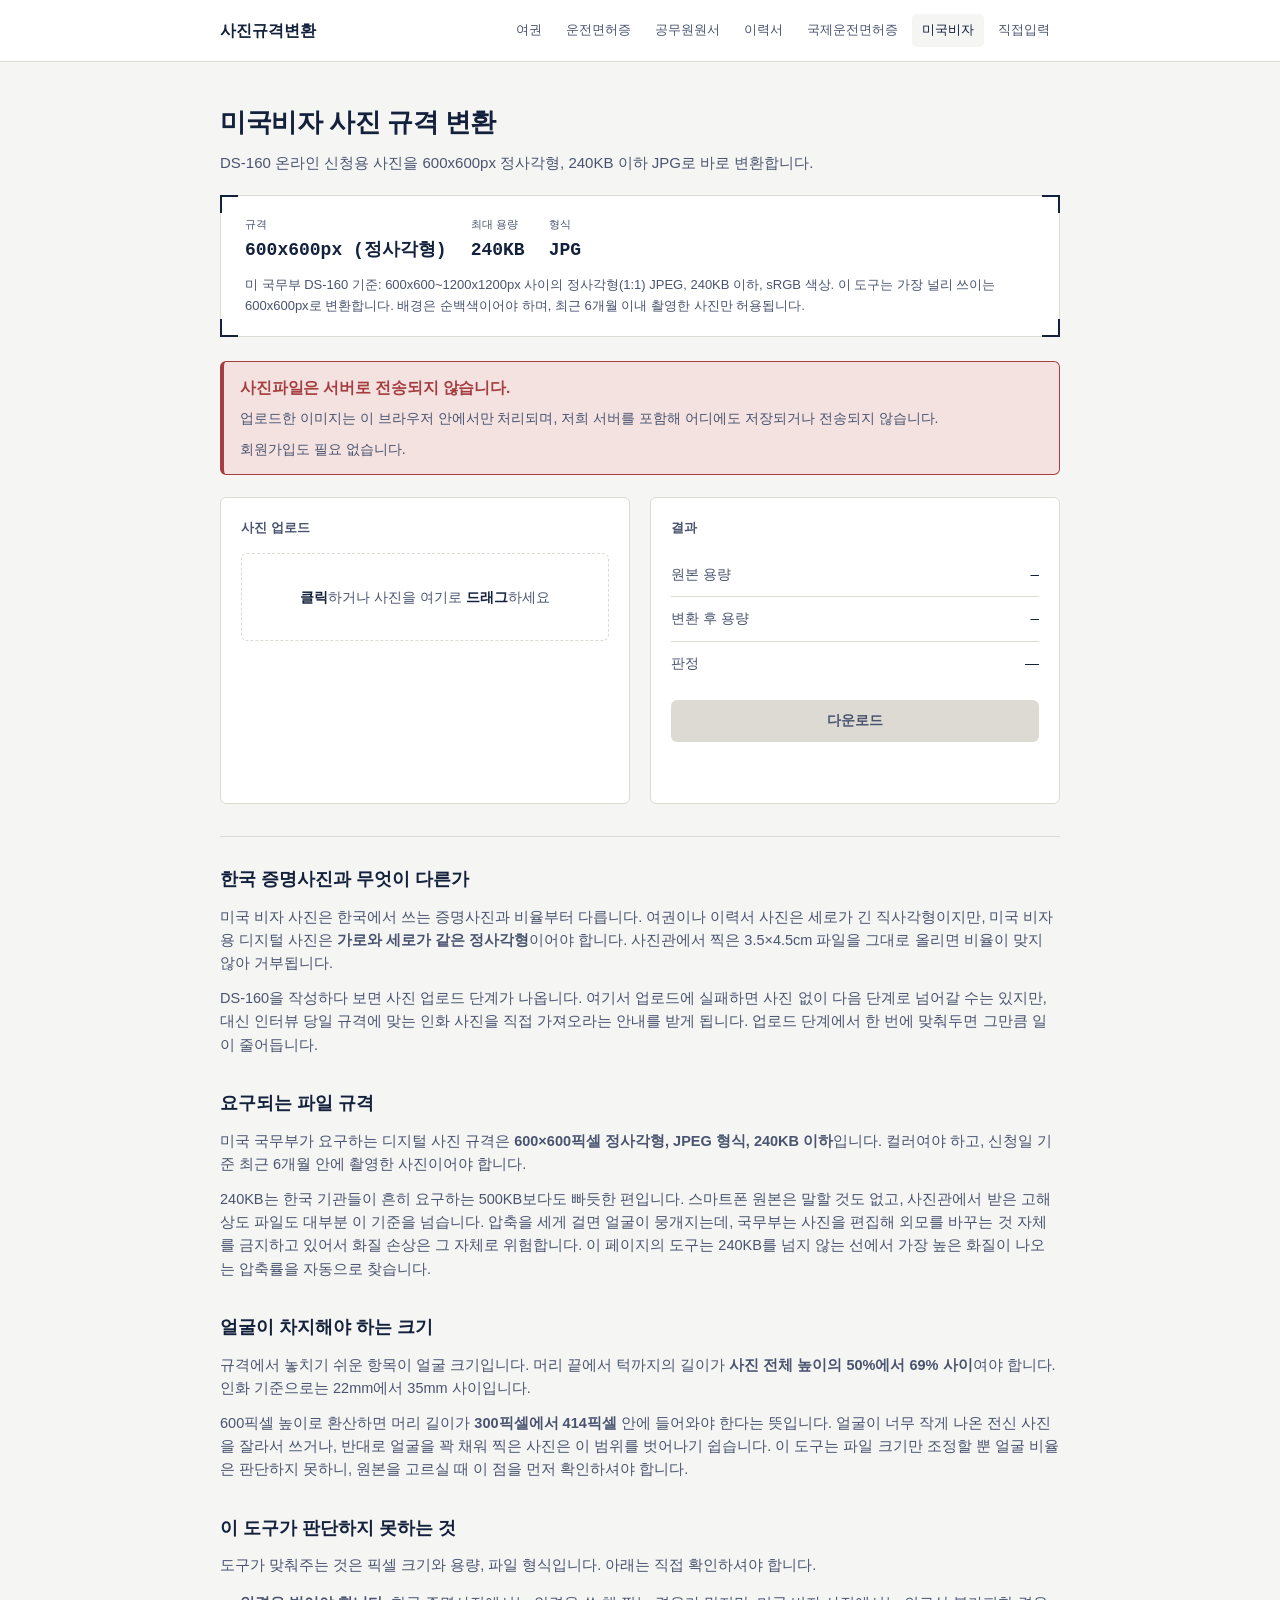
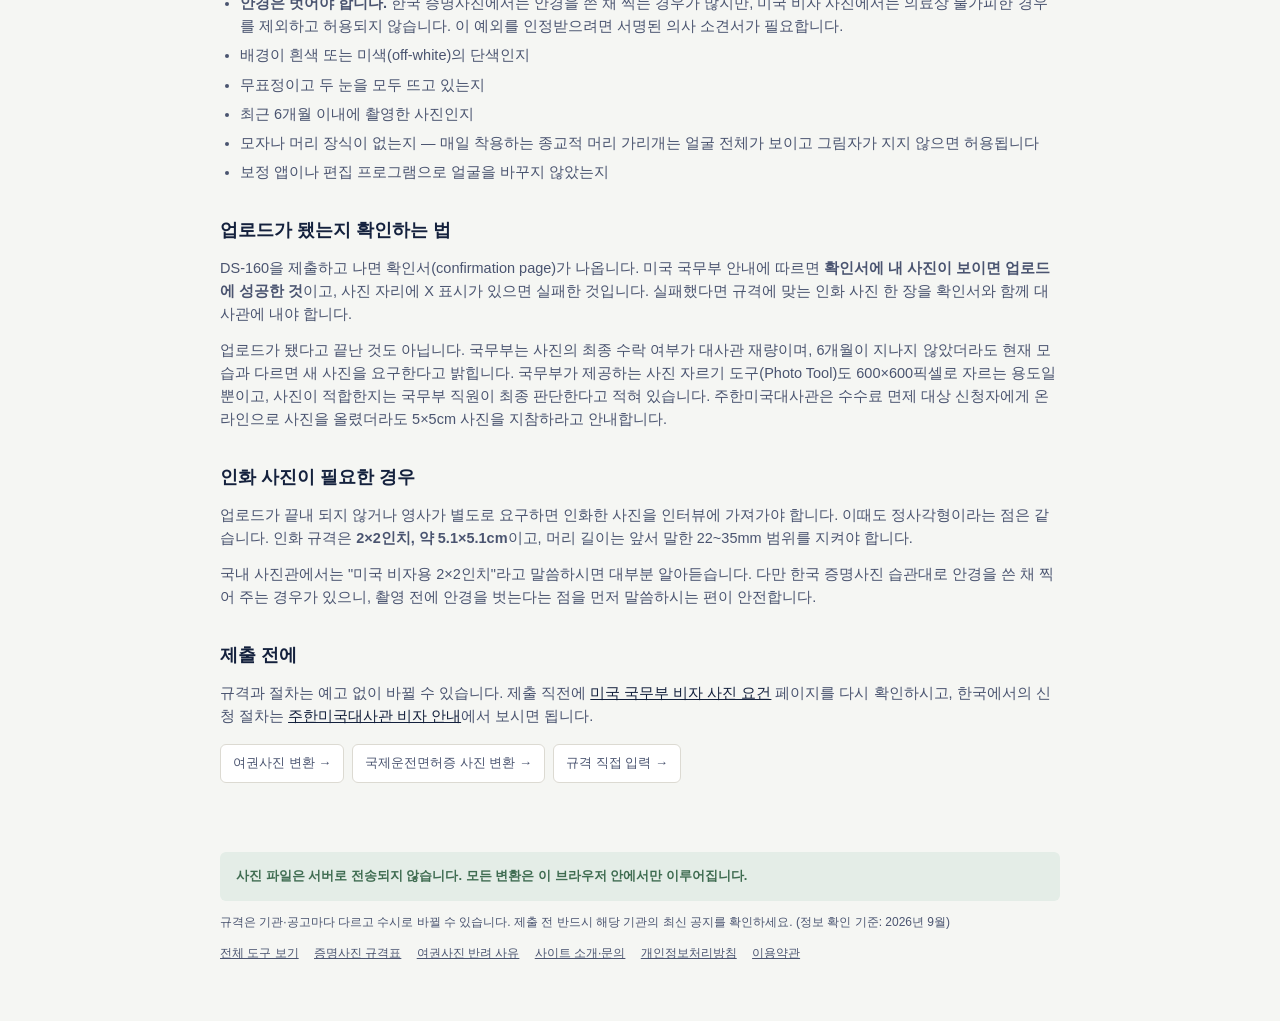
<file: us-visa.html>
<!DOCTYPE html>
  <html lang="ko">
  <head>
  <meta charset="UTF-8">
  <meta name="viewport" content="width=device-width, initial-scale=1.0">
  <title>미국비자 사진 규격 변환 - DS-160 600x600px, 240KB 이하 무료 JPG 변환</title>
  <meta name="description" content="미국 비자 온라인 신청(DS-160)용 사진을 규격에 맞게 무료 변환합니다. 서버 전송 없이 브라우저에서 처리됩니다.">
  <link rel="canonical" href="https://photospecs.com/us-visa">
<meta property="og:type" content="website">
<meta property="og:site_name" content="사진규격변환">
<meta property="og:title" content="미국비자 사진 규격 변환 - DS-160 600x600px, 240KB 이하 무료 JPG 변환">
<meta property="og:description" content="미국비자 DS-160 온라인 신청용 사진을 600x600px 정사각형, 240KB 이하 JPG로 무료 변환하세요.">
<meta property="og:url" content="https://photospecs.com/us-visa">
  <link rel="stylesheet" href="/assets/style.css">
  <style>
.trust-banner{margin:0 0 22px;padding:14px 16px;background:var(--accent-soft);border:1px solid var(--accent);border-left-width:4px;border-radius:6px}
.trust-banner strong{display:block;color:var(--accent);font-size:15.5px;font-weight:700;margin-bottom:6px;letter-spacing:-0.01em}
.trust-banner p{margin:0;font-size:14px;color:var(--ink-soft);line-height:1.6}
.trust-banner p + p{margin-top:8px}
</style>
<script type="application/ld+json">
{
  "@context": "https://schema.org",
  "@type": "FAQPage",
  "mainEntity": [
    {
      "@type": "Question",
      "name": "미국 비자 사진 규격은 어떻게 되나요?",
      "acceptedAnswer": { "@type": "Answer", "text": "가로와 세로가 같은 정사각형이어야 하며, 디지털 업로드용은 600×600픽셀, JPEG 형식, 240KB 이하입니다. 컬러 사진이어야 하고 신청일 기준 최근 6개월 이내에 촬영한 것이어야 합니다." }
    },
    {
      "@type": "Question",
      "name": "미국 비자 사진에 안경을 쓰고 찍어도 되나요?",
      "acceptedAnswer": { "@type": "Answer", "text": "안 됩니다. 의료상 불가피한 경우를 제외하고 안경 착용은 허용되지 않으며, 그 예외를 인정받으려면 서명된 의사 소견서가 필요합니다. 한국 증명사진과 달라 사진관에서 촬영하실 때 미리 말씀하시는 편이 안전합니다." }
    },
    {
      "@type": "Question",
      "name": "사진에서 얼굴이 차지해야 하는 크기는 얼마인가요?",
      "acceptedAnswer": { "@type": "Answer", "text": "머리 끝에서 턱까지의 길이가 사진 전체 높이의 50%에서 69% 사이여야 합니다. 인화 기준으로는 22~35mm이며, 600픽셀 높이로 환산하면 300~414픽셀 범위입니다." }
    },
    {
      "@type": "Question",
      "name": "한국 증명사진 파일을 그대로 올려도 되나요?",
      "acceptedAnswer": { "@type": "Answer", "text": "안 됩니다. 한국 여권·이력서 사진은 세로가 긴 직사각형이지만 미국 비자 사진은 정사각형이어야 해서 비율이 맞지 않습니다. 600×600픽셀 정사각형으로 변환한 뒤 올리셔야 합니다." }
    },
    {
      "@type": "Question",
      "name": "인터뷰에 가져갈 인화 사진 규격은 무엇인가요?",
      "acceptedAnswer": { "@type": "Answer", "text": "2×2인치, 약 5.1×5.1cm 정사각형입니다. 머리 길이는 22~35mm 범위를 지켜야 합니다. 업로드가 되지 않았거나 영사가 요구하는 경우에 필요합니다." }
    }
  ]
}
</script>
<script async src="https://pagead2.googlesyndication.com/pagead/js/adsbygoogle.js?client=ca-pub-3077738752835712" crossorigin="anonymous"></script>
</head>
  <body>

  <nav class="site-nav">
    <div class="site-nav-inner">
      <a class="brand" href="/">사진규격변환</a>
      <div class="nav-links">
        <a href="/passport">여권</a>
        <a href="/driver-license">운전면허증</a>
          <a href="/civil-exam">공무원원서</a>
          <a href="/resume">이력서</a>
          <a href="/intl-license">국제운전면허증</a>
          <a href="/us-visa" aria-current="page">미국비자</a>
          <a href="/custom">직접입력</a>
      </div>
    </div>
  </nav>

  <header class="page-head">
    <h1>미국비자 사진 규격 변환</h1>
    <p>DS-160 온라인 신청용 사진을 600x600px 정사각형, 240KB 이하 JPG로 바로 변환합니다.</p>
  </header>

  <main>
    <div class="spec-box">
      <span class="corner-tl"></span><span class="corner-tr"></span><span class="corner-bl"></span><span class="corner-br"></span>
      <div class="spec-readout">
        <div class="spec-item"><span class="k">규격</span><span class="v mono">600x600px (정사각형)</span></div>
        <div class="spec-item"><span class="k">최대 용량</span><span class="v mono">240KB</span></div>
        <div class="spec-item"><span class="k">형식</span><span class="v mono">JPG</span></div>
      </div>
      <p class="spec-note">미 국무부 DS-160 기준: 600x600~1200x1200px 사이의 정사각형(1:1) JPEG, 240KB 이하, sRGB 색상. 이 도구는 가장 널리 쓰이는 600x600px로 변환합니다. 배경은 순백색이어야 하며, 최근 6개월 이내 촬영한 사진만 허용됩니다.</p>
    </div>

    <div class="trust-banner">
    <strong>사진파일은 서버로 전송되지 않습니다.</strong>
    <p>업로드한 이미지는 이 브라우저 안에서만 처리되며, 저희 서버를 포함해 어디에도 저장되거나 전송되지 않습니다.</p>
    <p>회원가입도 필요 없습니다.</p>
  </div>

  <div class="workspace">
      <div class="panel">
        <h2>사진 업로드</h2>
        <div class="dropzone" id="dropzone">
          <p><strong>클릭</strong>하거나 사진을 여기로 <strong>드래그</strong>하세요</p>
        </div>
        <input type="file" id="fileInput" accept="image/*" style="display:none">
        <div class="preview-wrap" id="previewWrap" style="display:none">
          <img id="previewImg" alt="변환된 미국비자 사진 미리보기">
        </div>
      </div>

      <div class="panel">
        <h2>결과</h2>
        <div class="result-row"><span class="label">원본 용량</span><span class="mono" id="origSize">—</span></div>
        <div class="result-row"><span class="label">변환 후 용량</span><span class="mono" id="convSize">—</span></div>
        <div class="result-row"><span class="label">판정</span><span id="statusBadge">—</span></div>
        <button class="download-btn" id="downloadBtn" disabled>다운로드</button>
        <p class="status-msg" id="statusMsg"></p>
      </div>
    </div>


    <article class="prose">
    <h2>한국 증명사진과 무엇이 다른가</h2>
    <p>미국 비자 사진은 한국에서 쓰는 증명사진과 비율부터 다릅니다. 여권이나 이력서 사진은 세로가 긴 직사각형이지만, 미국 비자용 디지털 사진은 <strong>가로와 세로가 같은 정사각형</strong>이어야 합니다. 사진관에서 찍은 3.5×4.5cm 파일을 그대로 올리면 비율이 맞지 않아 거부됩니다.</p>
    <p>DS-160을 작성하다 보면 사진 업로드 단계가 나옵니다. 여기서 업로드에 실패하면 사진 없이 다음 단계로 넘어갈 수는 있지만, 대신 인터뷰 당일 규격에 맞는 인화 사진을 직접 가져오라는 안내를 받게 됩니다. 업로드 단계에서 한 번에 맞춰두면 그만큼 일이 줄어듭니다.</p>

    <h2>요구되는 파일 규격</h2>
    <p>미국 국무부가 요구하는 디지털 사진 규격은 <strong>600×600픽셀 정사각형, JPEG 형식, 240KB 이하</strong>입니다. 컬러여야 하고, 신청일 기준 최근 6개월 안에 촬영한 사진이어야 합니다.</p>
    <p>240KB는 한국 기관들이 흔히 요구하는 500KB보다도 빠듯한 편입니다. 스마트폰 원본은 말할 것도 없고, 사진관에서 받은 고해상도 파일도 대부분 이 기준을 넘습니다. 압축을 세게 걸면 얼굴이 뭉개지는데, 국무부는 사진을 편집해 외모를 바꾸는 것 자체를 금지하고 있어서 화질 손상은 그 자체로 위험합니다. 이 페이지의 도구는 240KB를 넘지 않는 선에서 가장 높은 화질이 나오는 압축률을 자동으로 찾습니다.</p>

    <h2>얼굴이 차지해야 하는 크기</h2>
    <p>규격에서 놓치기 쉬운 항목이 얼굴 크기입니다. 머리 끝에서 턱까지의 길이가 <strong>사진 전체 높이의 50%에서 69% 사이</strong>여야 합니다. 인화 기준으로는 22mm에서 35mm 사이입니다.</p>
    <p>600픽셀 높이로 환산하면 머리 길이가 <strong>300픽셀에서 414픽셀</strong> 안에 들어와야 한다는 뜻입니다. 얼굴이 너무 작게 나온 전신 사진을 잘라서 쓰거나, 반대로 얼굴을 꽉 채워 찍은 사진은 이 범위를 벗어나기 쉽습니다. 이 도구는 파일 크기만 조정할 뿐 얼굴 비율은 판단하지 못하니, 원본을 고르실 때 이 점을 먼저 확인하셔야 합니다.</p>

    <h2>이 도구가 판단하지 못하는 것</h2>
    <p>도구가 맞춰주는 것은 픽셀 크기와 용량, 파일 형식입니다. 아래는 직접 확인하셔야 합니다.</p>
    <ul>
      <li><strong>안경은 벗어야 합니다.</strong> 한국 증명사진에서는 안경을 쓴 채 찍는 경우가 많지만, 미국 비자 사진에서는 의료상 불가피한 경우를 제외하고 허용되지 않습니다. 이 예외를 인정받으려면 서명된 의사 소견서가 필요합니다.</li>
      <li>배경이 흰색 또는 미색(off-white)의 단색인지</li>
      <li>무표정이고 두 눈을 모두 뜨고 있는지</li>
      <li>최근 6개월 이내에 촬영한 사진인지</li>
      <li>모자나 머리 장식이 없는지 — 매일 착용하는 종교적 머리 가리개는 얼굴 전체가 보이고 그림자가 지지 않으면 허용됩니다</li>
      <li>보정 앱이나 편집 프로그램으로 얼굴을 바꾸지 않았는지</li>
    </ul>

    <h2>업로드가 됐는지 확인하는 법</h2>
    <p>DS-160을 제출하고 나면 확인서(confirmation page)가 나옵니다. 미국 국무부 안내에 따르면 <strong>확인서에 내 사진이 보이면 업로드에 성공한 것</strong>이고, 사진 자리에 X 표시가 있으면 실패한 것입니다. 실패했다면 규격에 맞는 인화 사진 한 장을 확인서와 함께 대사관에 내야 합니다.</p>
    <p>업로드가 됐다고 끝난 것도 아닙니다. 국무부는 사진의 최종 수락 여부가 대사관 재량이며, 6개월이 지나지 않았더라도 현재 모습과 다르면 새 사진을 요구한다고 밝힙니다. 국무부가 제공하는 사진 자르기 도구(Photo Tool)도 600×600픽셀로 자르는 용도일 뿐이고, 사진이 적합한지는 국무부 직원이 최종 판단한다고 적혀 있습니다. 주한미국대사관은 수수료 면제 대상 신청자에게 온라인으로 사진을 올렸더라도 5×5cm 사진을 지참하라고 안내합니다.</p>

    <h2>인화 사진이 필요한 경우</h2>
    <p>업로드가 끝내 되지 않거나 영사가 별도로 요구하면 인화한 사진을 인터뷰에 가져가야 합니다. 이때도 정사각형이라는 점은 같습니다. 인화 규격은 <strong>2×2인치, 약 5.1×5.1cm</strong>이고, 머리 길이는 앞서 말한 22~35mm 범위를 지켜야 합니다.</p>
    <p>국내 사진관에서는 "미국 비자용 2×2인치"라고 말씀하시면 대부분 알아듣습니다. 다만 한국 증명사진 습관대로 안경을 쓴 채 찍어 주는 경우가 있으니, 촬영 전에 안경을 벗는다는 점을 먼저 말씀하시는 편이 안전합니다.</p>

    <h2>제출 전에</h2>
    <p>규격과 절차는 예고 없이 바뀔 수 있습니다. 제출 직전에 <a href="https://travel.state.gov/content/travel/en/us-visas/visa-information-resources/photos.html" rel="nofollow noopener" target="_blank">미국 국무부 비자 사진 요건</a> 페이지를 다시 확인하시고, 한국에서의 신청 절차는 <a href="https://kr.usembassy.gov/visas/" rel="nofollow noopener" target="_blank">주한미국대사관 비자 안내</a>에서 보시면 됩니다.</p>
  </article>

    <div class="related-tools">
      <a href="/passport">여권사진 변환 →</a>
      <a href="/intl-license">국제운전면허증 사진 변환 →</a>
      <a href="/custom">규격 직접 입력 →</a>
    </div>
  </main>

  <footer class="site-footer">
  <p class="privacy">사진 파일은 서버로 전송되지 않습니다. 모든 변환은 이 브라우저 안에서만 이루어집니다.</p>
  <p>규격은 기관·공고마다 다르고 수시로 바뀔 수 있습니다. 제출 전 반드시 해당 기관의 최신 공지를 확인하세요. (정보 확인 기준: 2026년 9월)</p>
  <nav>
    <a href="/">전체 도구 보기</a>
    <a href="/photo-size-guide">증명사진 규격표</a>
    <a href="/passport-photo-rejections">여권사진 반려 사유</a>
    <a href="/about">사이트 소개·문의</a>
    <a href="/privacy">개인정보처리방침</a>
    <a href="/terms">이용약관</a>
  </nav>
</footer>

  <canvas id="workCanvas" style="display:none"></canvas>
  <script src="/assets/converter.js"></script>
  <script>
    window.PhotoConverter.init(() => ({
      width: 600, height: 600, maxKB: 240, format: 'image/jpeg', requireKB: false
  }));
  </script>
  </body>
  </html>
</file>
<file: assets/style.css>
:root {
  --paper: #f5f6f3;
  --panel: #ffffff;
  --ink: #14213d;
  --ink-soft: #4a5470;
  --line: #dcdad2;
  --accent: #a63d40;
  --accent-soft: #f3e2e0;
  --ok: #3f6c51;
  --ok-soft: #e4ede7;
}

* { box-sizing: border-box; }

body {
  margin: 0;
  background: var(--paper);
  color: var(--ink);
  font-family: 'Pretendard', 'Apple SD Gothic Neo', 'Malgun Gothic', sans-serif;
  line-height: 1.6;
}

.mono {
  font-family: 'SF Mono', 'Consolas', 'Menlo', monospace;
  font-variant-numeric: tabular-nums;
}

a { color: var(--ink); }

/* 상단 네비게이션 */
.site-nav {
  border-bottom: 1px solid var(--line);
  background: var(--panel);
}

.site-nav-inner {
  max-width: 880px;
  margin: 0 auto;
  padding: 14px 20px;
  display: flex;
  align-items: center;
  justify-content: space-between;
  gap: 12px;
  flex-wrap: wrap;
}

.brand {
  font-family: 'Noto Serif KR', 'Nanum Myeongjo', 'Batang', serif;
  font-weight: 600;
  font-size: 16px;
  text-decoration: none;
  color: var(--ink);
}

.nav-links {
  display: flex;
  gap: 4px;
  flex-wrap: wrap;
}

.nav-links a {
  font-size: 13px;
  padding: 6px 10px;
  border-radius: 5px;
  text-decoration: none;
  color: var(--ink-soft);
}

.nav-links a:hover,
.nav-links a[aria-current="page"] {
  background: var(--paper);
  color: var(--ink);
}

header.page-head {
  max-width: 880px;
  margin: 0 auto;
  padding: 40px 20px 20px;
}

header.page-head h1 {
  font-family: 'Noto Serif KR', 'Nanum Myeongjo', 'Batang', serif;
  font-size: 26px;
  font-weight: 600;
  margin: 0 0 8px;
  letter-spacing: -0.01em;
}

header.page-head p {
  margin: 0;
  color: var(--ink-soft);
  font-size: 15px;
}

main {
  max-width: 880px;
  margin: 0 auto;
  padding: 0 20px 24px;
}

/* 규격 판독 박스 */
.spec-box {
  position: relative;
  padding: 20px 24px;
  margin-bottom: 24px;
  border: 1px solid var(--line);
  background: var(--panel);
}

.spec-box .corner-tl,
.spec-box .corner-tr,
.spec-box .corner-bl,
.spec-box .corner-br {
  content: "";
  position: absolute;
  width: 18px;
  height: 18px;
  border-color: var(--ink);
  border-style: solid;
  border-width: 0;
}

.spec-box .corner-tl { top: -1px; left: -1px; border-top-width: 2px; border-left-width: 2px; }
.spec-box .corner-tr { top: -1px; right: -1px; border-top-width: 2px; border-right-width: 2px; }
.spec-box .corner-bl { bottom: -1px; left: -1px; border-bottom-width: 2px; border-left-width: 2px; }
.spec-box .corner-br { bottom: -1px; right: -1px; border-bottom-width: 2px; border-right-width: 2px; }

.spec-readout {
  display: flex;
  flex-wrap: wrap;
  gap: 24px;
  margin-bottom: 10px;
}

.spec-item .k { display: block; font-size: 11px; color: var(--ink-soft); margin-bottom: 2px; }
.spec-item .v { font-size: 18px; font-weight: 600; }

.spec-note { font-size: 13px; color: var(--ink-soft); margin: 0; }

.custom-inputs {
  display: flex;
  gap: 12px;
  flex-wrap: wrap;
  margin-top: 14px;
  padding-top: 14px;
  border-top: 1px solid var(--line);
}

.field { display: flex; flex-direction: column; gap: 4px; }
.field label { font-size: 12px; color: var(--ink-soft); }
.field input, .field select {
  font-family: inherit;
  font-size: 14px;
  padding: 7px 10px;
  border: 1px solid var(--line);
  border-radius: 4px;
  width: 110px;
  background: var(--paper);
}

/* 업로드 / 결과 영역 */
.workspace {
  display: grid;
  grid-template-columns: 1fr 1fr;
  gap: 20px;
  margin-bottom: 32px;
}

@media (max-width: 640px) {
  .workspace { grid-template-columns: 1fr; }
}

.panel {
  border: 1px solid var(--line);
  background: var(--panel);
  border-radius: 6px;
  padding: 20px;
}

.panel h2 {
  font-size: 13px;
  color: var(--ink-soft);
  margin: 0 0 14px;
  font-weight: 600;
}

.dropzone {
  border: 1.5px dashed var(--line);
  border-radius: 6px;
  padding: 32px 16px;
  text-align: center;
  cursor: pointer;
  transition: border-color 0.15s, background 0.15s;
}

.dropzone.drag { border-color: var(--ink); background: var(--paper); }
.dropzone p { margin: 0; font-size: 14px; color: var(--ink-soft); }
.dropzone strong { color: var(--ink); }

.preview-wrap { margin-top: 14px; text-align: center; }
.preview-wrap img { max-width: 100%; max-height: 220px; border: 1px solid var(--line); }

.result-row {
  display: flex;
  justify-content: space-between;
  align-items: baseline;
  padding: 10px 0;
  border-bottom: 1px solid var(--line);
  font-size: 14px;
}

.result-row:last-of-type { border-bottom: none; }
.result-row .label { color: var(--ink-soft); }

.badge { display: inline-block; font-size: 12px; font-weight: 600; padding: 2px 8px; border-radius: 4px; }
.badge.ok { background: var(--ok-soft); color: var(--ok); }
.badge.fail { background: var(--accent-soft); color: var(--accent); }

.download-btn {
  display: block;
  width: 100%;
  margin-top: 16px;
  padding: 12px;
  background: var(--ink);
  color: #fff;
  border: none;
  border-radius: 6px;
  font-size: 14px;
  font-weight: 600;
  cursor: pointer;
  text-align: center;
  text-decoration: none;
}

.download-btn:disabled { background: var(--line); color: var(--ink-soft); cursor: not-allowed; }

.status-msg { font-size: 13px; color: var(--ink-soft); margin-top: 10px; min-height: 18px; }
.status-msg.error { color: var(--accent); }

/* 본문 설명 콘텐츠 (SEO용 텍스트) */
article.prose {
  border-top: 1px solid var(--line);
  padding-top: 28px;
  margin-top: 8px;
}

article.prose h2 {
  font-size: 18px;
  margin: 32px 0 12px;
}

article.prose h2:first-child { margin-top: 0; }

article.prose p { font-size: 14.5px; color: var(--ink-soft); margin: 0 0 12px; }
article.prose ul { font-size: 14.5px; color: var(--ink-soft); padding-left: 20px; }
article.prose li { margin-bottom: 6px; }

details.faq {
  border: 1px solid var(--line);
  border-radius: 6px;
  padding: 12px 16px;
  margin-bottom: 8px;
  background: var(--panel);
}

details.faq summary {
  font-size: 14.5px;
  font-weight: 600;
  cursor: pointer;
}

details.faq p { margin-top: 8px; margin-bottom: 0; }

.related-tools {
  display: flex;
  flex-wrap: wrap;
  gap: 8px;
  margin: 16px 0 32px;
}

.related-tools a {
  font-size: 13px;
  padding: 8px 12px;
  border: 1px solid var(--line);
  border-radius: 6px;
  text-decoration: none;
  color: var(--ink-soft);
  background: var(--panel);
}

.related-tools a:hover { border-color: var(--ink); color: var(--ink); }

/* 광고 슬롯 자리 (승인 후 사용) */
.ad-slot {
  margin: 24px 0;
  min-height: 90px;
  border: 1px dashed var(--line);
  border-radius: 6px;
  display: flex;
  align-items: center;
  justify-content: center;
  font-size: 12px;
  color: var(--line);
}

footer.site-footer {
  max-width: 880px;
  margin: 0 auto;
  padding: 0 20px 60px;
  font-size: 12px;
  color: var(--ink-soft);
}

footer.site-footer .privacy {
  padding: 14px 16px;
  background: var(--ok-soft);
  color: var(--ok);
  border-radius: 6px;
  margin-bottom: 12px;
  font-size: 13px;
  font-weight: 600;
}

footer.site-footer nav a {
  color: var(--ink-soft);
  margin-right: 12px;
  font-size: 12px;
}
</file>
